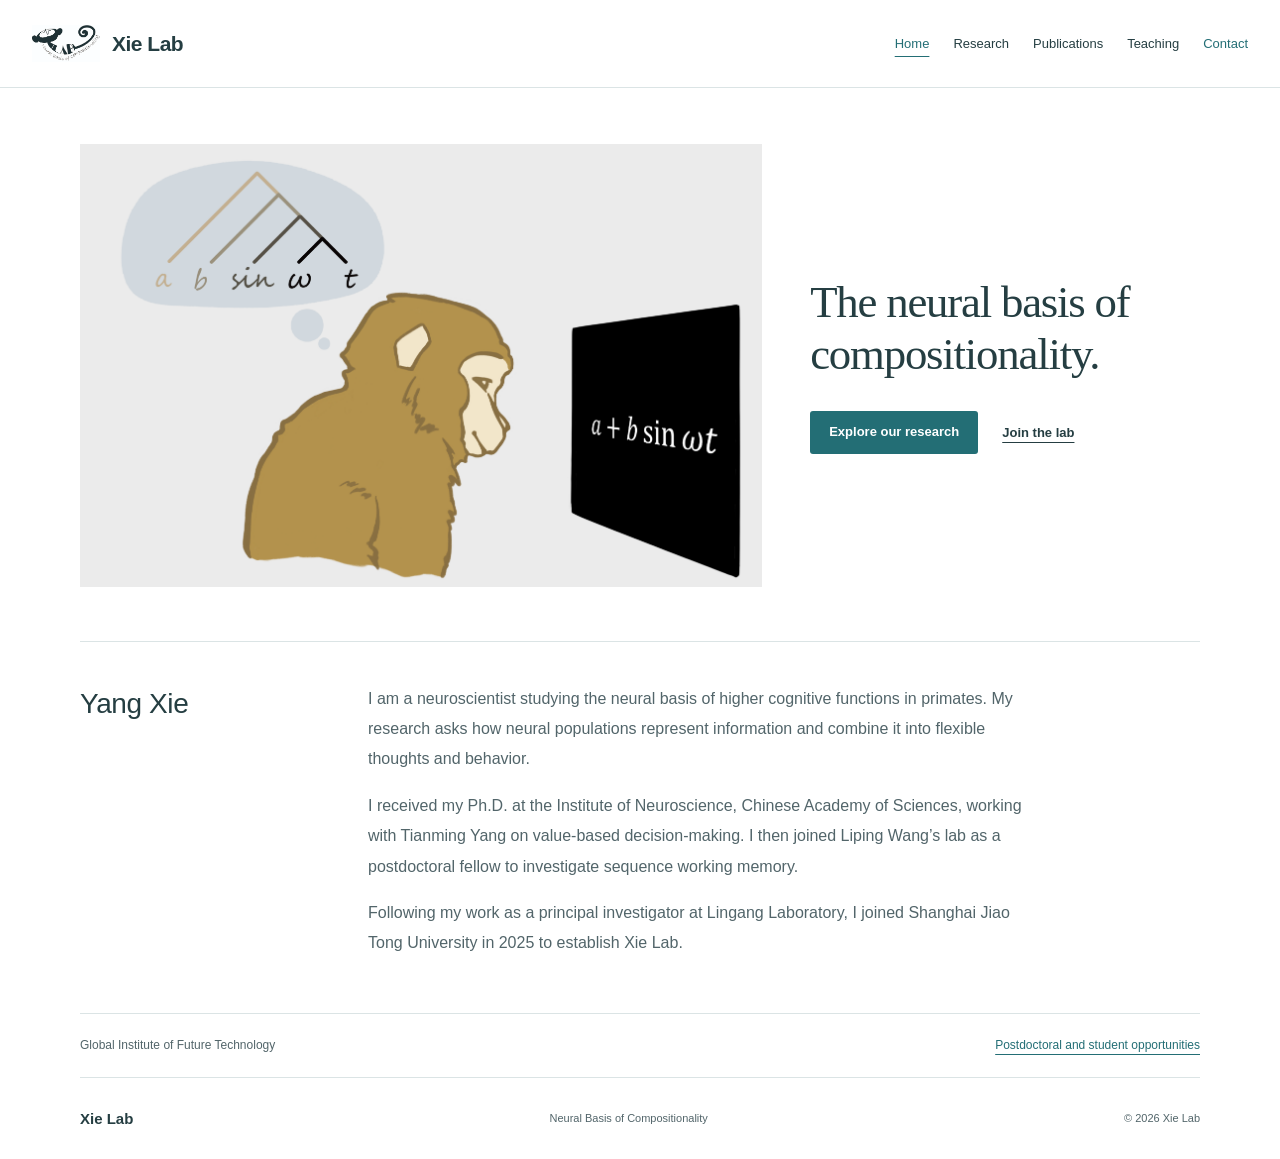
<file: index.html>
<!doctype html>
<html lang="en">
<head>
<meta charset="utf-8"><meta name="viewport" content="width=device-width,initial-scale=1">
<meta name="description" content="Exploring the neural basis of compositionality, learning, memory, and cognition.">
<title>Xie Lab · Neural Basis of Compositionality</title>
<link rel="icon" href="assets/lab-logo.jpg"><link rel="stylesheet" href="styles.css?v=17">
</head>
<body>
<a class="skip" href="#main">Skip to content</a>
<header class="header"><a class="brand" href="index.html" aria-label="Xie Lab home"><img src="assets/lab-logo.jpg" alt="Xie Lab" width="105" height="57"><span>Xie Lab</span></a><button class="menu-toggle" aria-expanded="false" aria-controls="navigation">Menu</button><nav id="navigation" aria-label="Main navigation"><a href="index.html" aria-current="page">Home</a><a href="research.html">Research</a><a href="publications.html">Publications</a><a href="teaching.html">Teaching</a><a class="nav-contact" href="contact.html">Contact</a></nav></header>
<main id="main">
<section class="hero wrap" id="home"><div class="hero-copy"><h1>The neural basis of compositionality.</h1><div class="hero-actions"><a class="button" href="research.html">Explore our research</a><a class="text-link" href="contact.html">Join the lab</a></div></div><figure class="home-illustration"><img src="assets/home-sequence.png" alt="A monkey viewing a sine-function expression and thinking about its compositional structure" width="2751" height="1785" fetchpriority="high"></figure></section>
<section class="home-intro wrap" aria-labelledby="intro-name"><h2 class="intro-name" id="intro-name">Yang Xie</h2><div class="intro-body"><p>I am a neuroscientist studying the neural basis of higher cognitive functions in primates. My research asks how neural populations represent information and combine it into flexible thoughts and behavior.</p><p>I received my Ph.D. at the Institute of Neuroscience, Chinese Academy of Sciences, working with Tianming Yang on value-based decision-making. I then joined Liping Wang’s lab as a postdoctoral fellow to investigate sequence working memory.</p><p>Following my work as a principal investigator at Lingang Laboratory, I joined Shanghai Jiao Tong University in 2025 to establish Xie Lab.</p></div></section>
<div class="institute wrap"><span>Global Institute of Future Technology</span><a href="contact.html">Postdoctoral and student opportunities</a></div>
</main>
<footer class="wrap"><a href="index.html">Xie Lab</a><span>Neural Basis of Compositionality</span><span>© 2026 Xie Lab</span></footer>
<script src="script.js?v=8"></script>
</body></html>
</file>
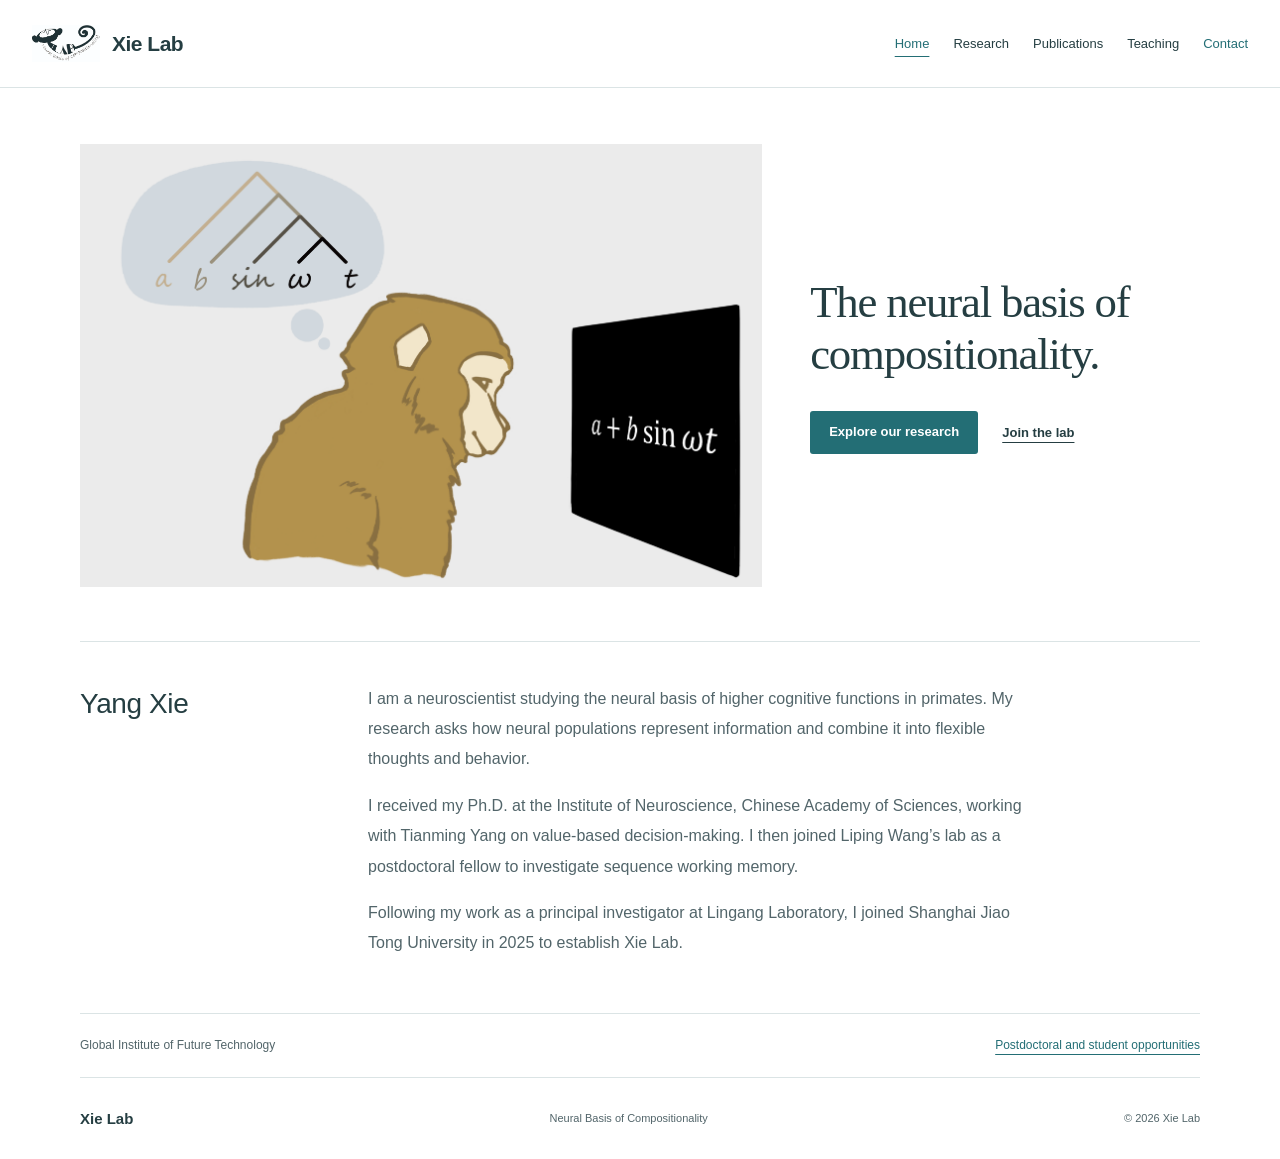
<file: xie-lab/index.html>
<!doctype html>
<html lang="en"><head><meta charset="utf-8"><meta name="viewport" content="width=device-width,initial-scale=1"><title>Xie Lab · New address</title><link rel="canonical" href="https://xielab-babellib.github.io/"><script>location.replace('https://xielab-babellib.github.io/' + location.search + location.hash);</script><noscript><meta http-equiv="refresh" content="0;url=https://xielab-babellib.github.io/"></noscript></head><body><p>Xie Lab has moved to <a href="https://xielab-babellib.github.io/">https://xielab-babellib.github.io/</a>.</p></body></html>
</file>
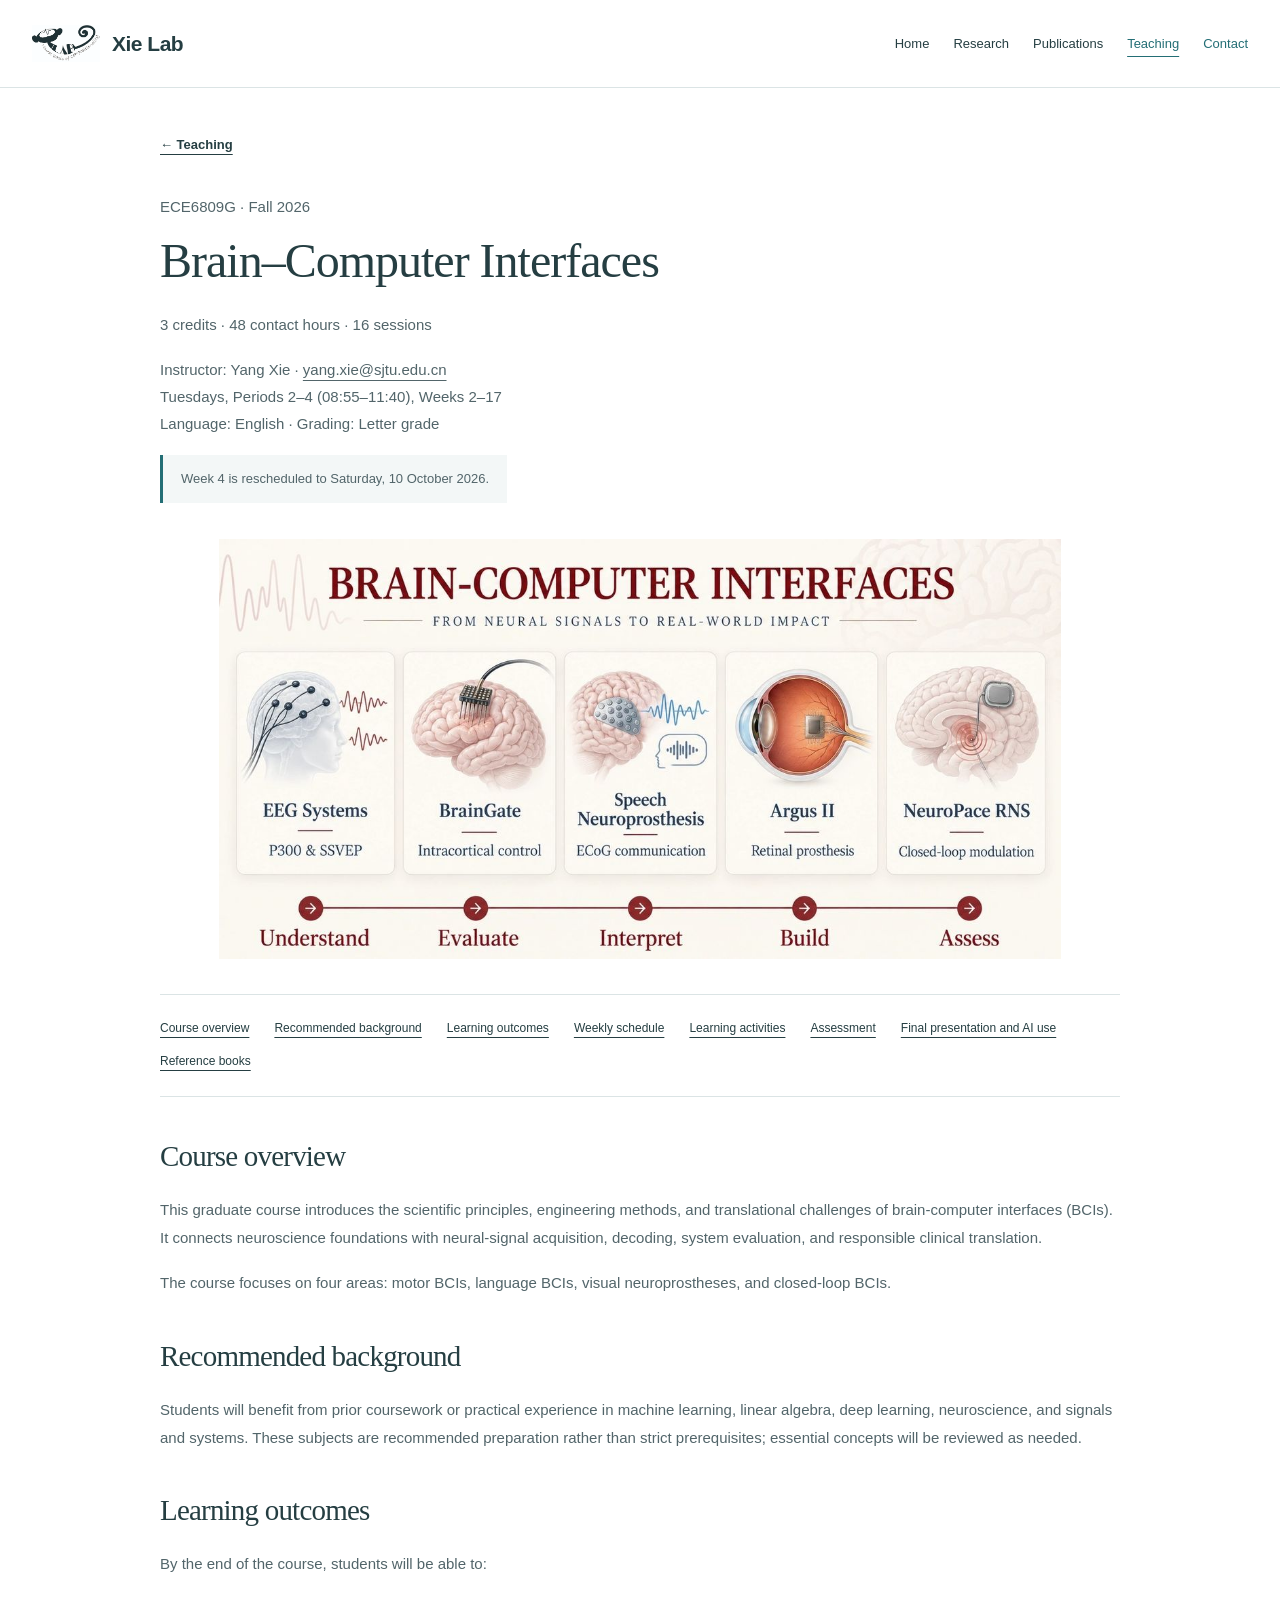
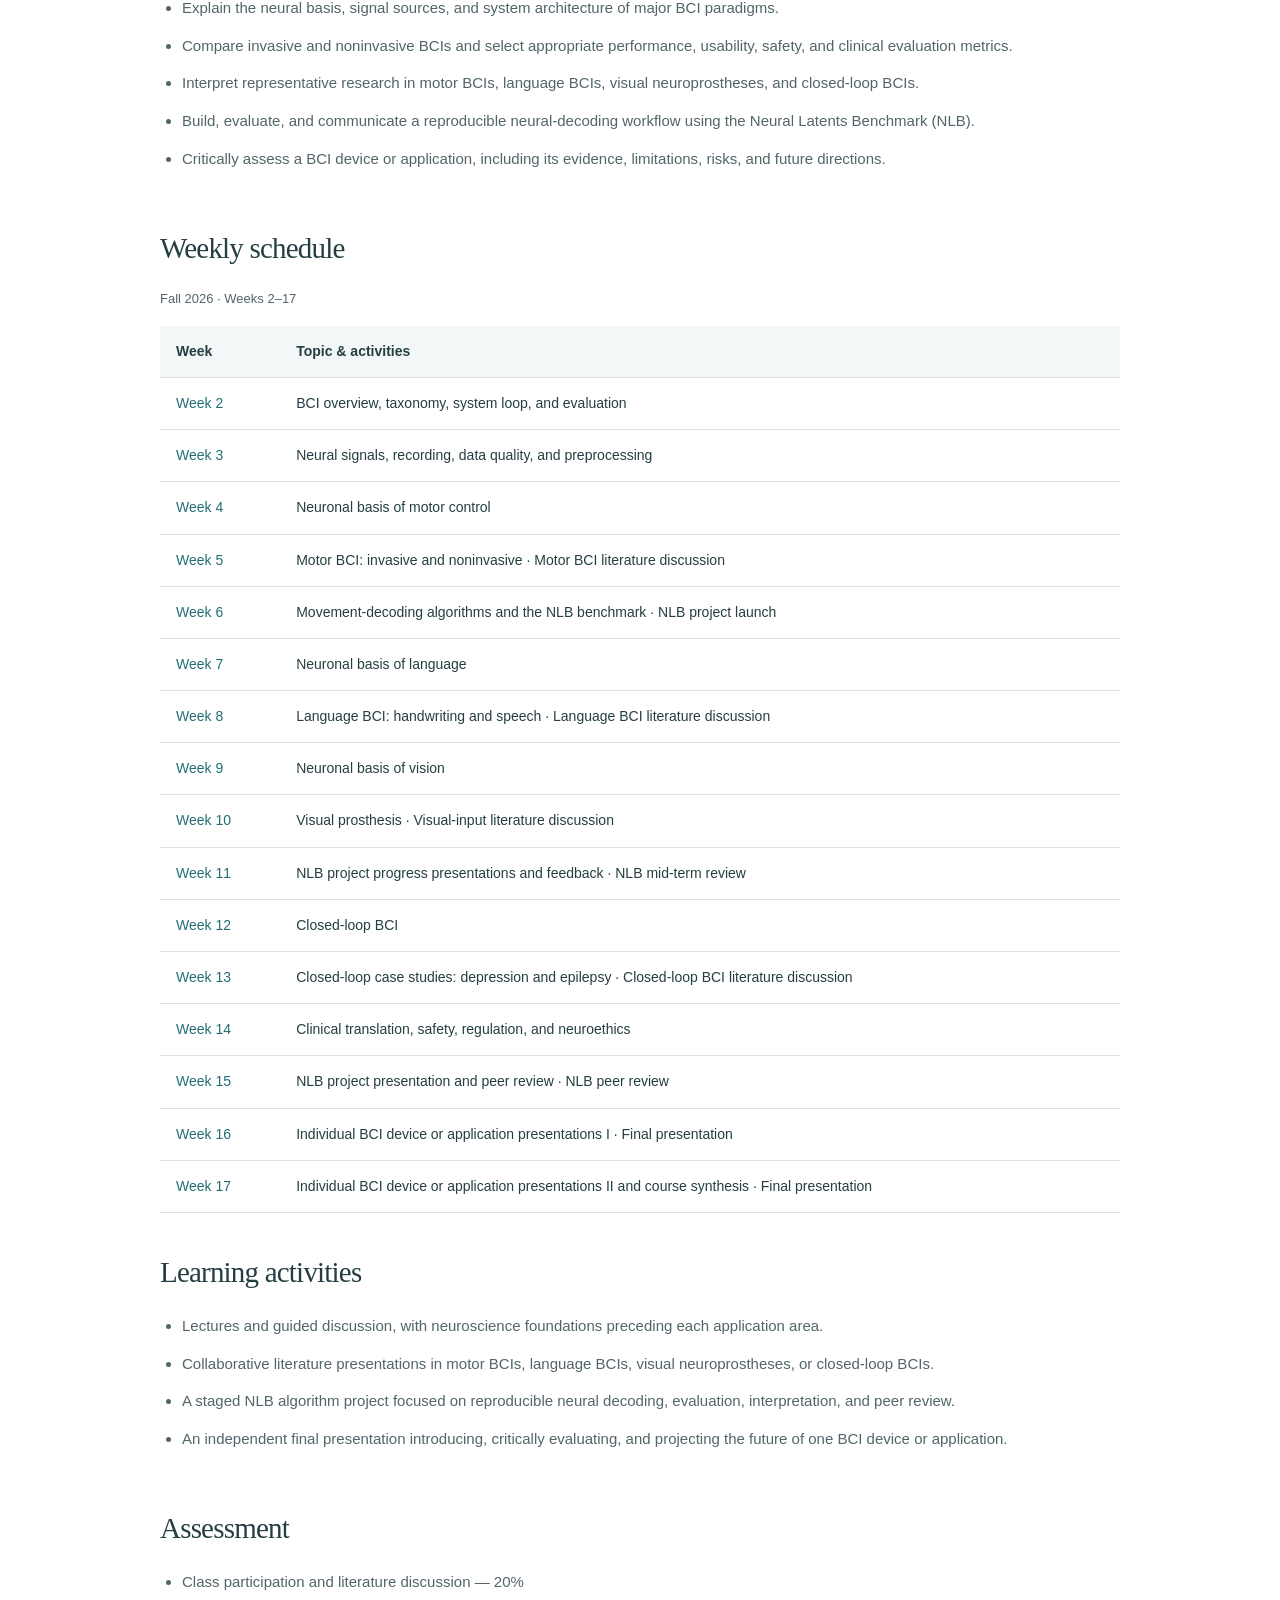
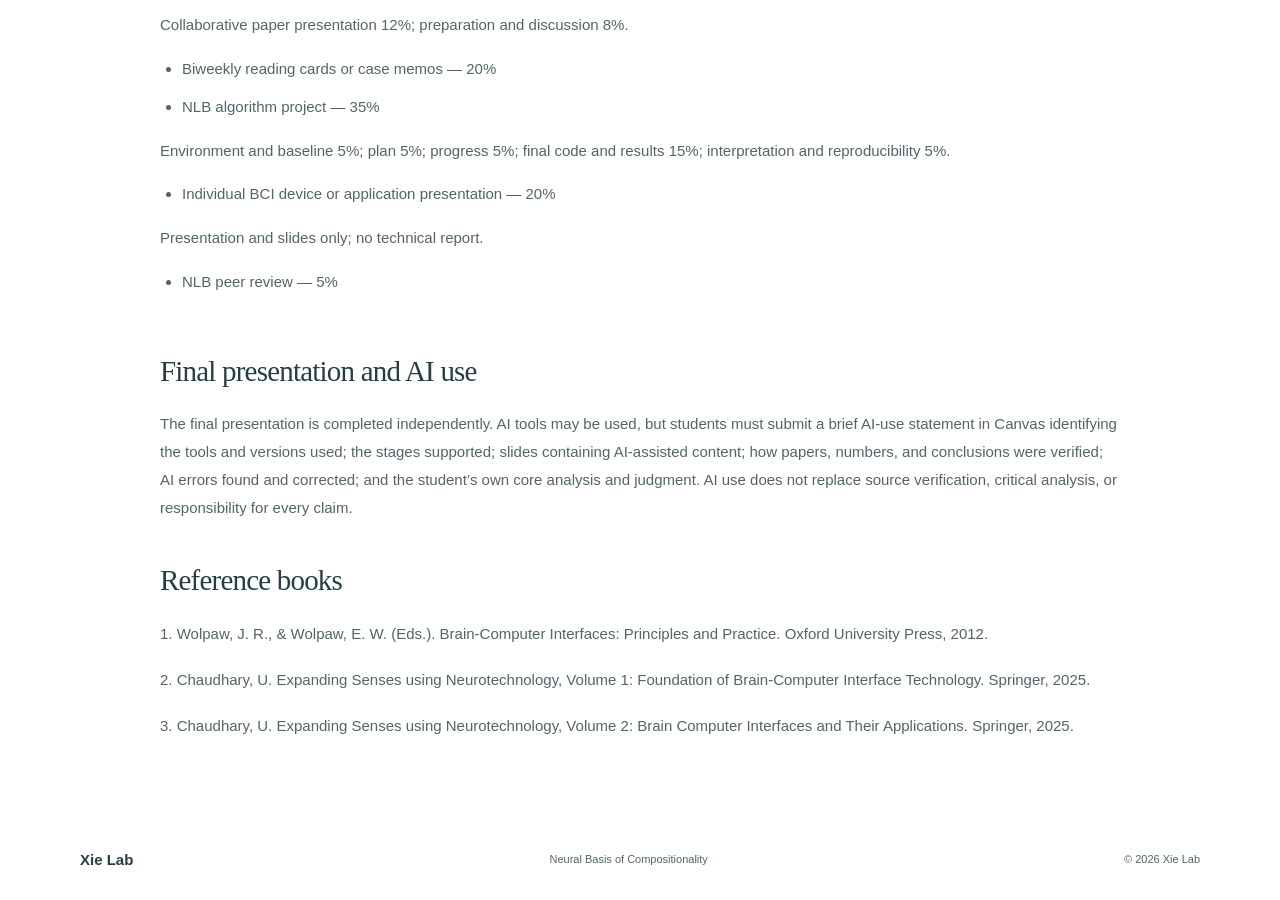
<file: brain-computer-interfaces.html>
<!doctype html><html lang="en"><head><meta charset="utf-8"><meta name="viewport" content="width=device-width,initial-scale=1"><meta name="description" content="ECE6809G Brain–Computer Interfaces: course overview, weekly schedule, assessment, and resources. Xie Lab, Shanghai Jiao Tong University."><title>Brain–Computer Interfaces · Xie Lab</title><link rel="icon" href="assets/lab-logo.jpg"><link rel="stylesheet" href="styles.css?v=9"></head><body><a class="skip" href="#main">Skip to content</a><header class="header"><a class="brand" href="index.html" aria-label="Xie Lab home"><img src="assets/lab-logo.jpg" alt="Xie Lab" width="105" height="57"><span>Xie Lab</span></a><button class="menu-toggle" aria-expanded="false" aria-controls="navigation">Menu</button><nav id="navigation" aria-label="Main navigation"><a href="index.html">Home</a><a href="research.html">Research</a><a href="publications.html">Publications</a><a href="teaching.html" aria-current="location">Teaching</a><a class="nav-contact" href="contact.html">Contact</a></nav></header><main id="main" class="syllabus wrap"><a class="text-link" href="teaching.html">← Teaching</a><div class="course-heading"><p class="course-code">ECE6809G · Fall 2026</p><h1>Brain–Computer Interfaces</h1><p>3 credits · 48 contact hours · 16 sessions</p><p>Instructor: Yang Xie · <a href="mailto:yang.xie@sjtu.edu.cn">yang.xie@sjtu.edu.cn</a><br>Tuesdays, Periods 2–4 (08:55–11:40), Weeks 2–17<br>Language: English · Grading: Letter grade</p><p class="course-notice">Week 4 is rescheduled to Saturday, 10 October 2026.</p></div><img class="course-banner" src="assets/bci-course-hero.png" alt="Motor, language, visual, and closed-loop brain–computer interfaces"><nav class="course-jump" aria-label="Course sections"><a href="#course-overview">Course overview</a><a href="#recommended-background">Recommended background</a><a href="#learning-outcomes">Learning outcomes</a><a href="#weekly-schedule">Weekly schedule</a><a href="#learning-activities">Learning activities</a><a href="#assessment">Assessment</a><a href="#final-presentation-and-ai-use">Final presentation and AI use</a><a href="#reference-books">Reference books</a></nav><section class="syllabus-section" id="course-overview"><h2>Course overview</h2><p>This graduate course introduces the scientific principles, engineering methods, and translational challenges of brain-computer interfaces (BCIs). It connects neuroscience foundations with neural-signal acquisition, decoding, system evaluation, and responsible clinical translation.</p><p>The course focuses on four areas: motor BCIs, language BCIs, visual neuroprostheses, and closed-loop BCIs.</p></section><section class="syllabus-section" id="recommended-background"><h2>Recommended background</h2><p>Students will benefit from prior coursework or practical experience in machine learning, linear algebra, deep learning, neuroscience, and signals and systems. These subjects are recommended preparation rather than strict prerequisites; essential concepts will be reviewed as needed.</p></section><section class="syllabus-section" id="learning-outcomes"><h2>Learning outcomes</h2><p>By the end of the course, students will be able to:</p><ul><li>Explain the neural basis, signal sources, and system architecture of major BCI paradigms.</li><li>Compare invasive and noninvasive BCIs and select appropriate performance, usability, safety, and clinical evaluation metrics.</li><li>Interpret representative research in motor BCIs, language BCIs, visual neuroprostheses, and closed-loop BCIs.</li><li>Build, evaluate, and communicate a reproducible neural-decoding workflow using the Neural Latents Benchmark (NLB).</li><li>Critically assess a BCI device or application, including its evidence, limitations, risks, and future directions.</li></ul></section><section class="syllabus-section" id="weekly-schedule"><h2>Weekly schedule</h2><div class="schedule-scroll"><table><caption>Fall 2026 · Weeks 2–17</caption><thead><tr><th scope="col">Week</th><th scope="col">Topic &amp; activities</th></tr></thead><tbody><tr><th scope="row">Week 2</th><td>BCI overview, taxonomy, system loop, and evaluation</td></tr><tr><th scope="row">Week 3</th><td>Neural signals, recording, data quality, and preprocessing</td></tr><tr><th scope="row">Week 4</th><td>Neuronal basis of motor control</td></tr><tr><th scope="row">Week 5</th><td>Motor BCI: invasive and noninvasive · Motor BCI literature discussion</td></tr><tr><th scope="row">Week 6</th><td>Movement-decoding algorithms and the NLB benchmark · NLB project launch</td></tr><tr><th scope="row">Week 7</th><td>Neuronal basis of language</td></tr><tr><th scope="row">Week 8</th><td>Language BCI: handwriting and speech · Language BCI literature discussion</td></tr><tr><th scope="row">Week 9</th><td>Neuronal basis of vision</td></tr><tr><th scope="row">Week 10</th><td>Visual prosthesis · Visual-input literature discussion</td></tr><tr><th scope="row">Week 11</th><td>NLB project progress presentations and feedback · NLB mid-term review</td></tr><tr><th scope="row">Week 12</th><td>Closed-loop BCI</td></tr><tr><th scope="row">Week 13</th><td>Closed-loop case studies: depression and epilepsy · Closed-loop BCI literature discussion</td></tr><tr><th scope="row">Week 14</th><td>Clinical translation, safety, regulation, and neuroethics</td></tr><tr><th scope="row">Week 15</th><td>NLB project presentation and peer review · NLB peer review</td></tr><tr><th scope="row">Week 16</th><td>Individual BCI device or application presentations I · Final presentation</td></tr><tr><th scope="row">Week 17</th><td>Individual BCI device or application presentations II and course synthesis · Final presentation</td></tr></tbody></table></div></section><section class="syllabus-section" id="learning-activities"><h2>Learning activities</h2><ul><li>Lectures and guided discussion, with neuroscience foundations preceding each application area.</li><li>Collaborative literature presentations in motor BCIs, language BCIs, visual neuroprostheses, or closed-loop BCIs.</li><li>A staged NLB algorithm project focused on reproducible neural decoding, evaluation, interpretation, and peer review.</li><li>An independent final presentation introducing, critically evaluating, and projecting the future of one BCI device or application.</li></ul></section><section class="syllabus-section" id="assessment"><h2>Assessment</h2><ul><li>Class participation and literature discussion — 20%</li></ul><p>Collaborative paper presentation 12%; preparation and discussion 8%.</p><ul><li>Biweekly reading cards or case memos — 20%</li><li>NLB algorithm project — 35%</li></ul><p>Environment and baseline 5%; plan 5%; progress 5%; final code and results 15%; interpretation and reproducibility 5%.</p><ul><li>Individual BCI device or application presentation — 20%</li></ul><p>Presentation and slides only; no technical report.</p><ul><li>NLB peer review — 5%</li></ul></section><section class="syllabus-section" id="final-presentation-and-ai-use"><h2>Final presentation and AI use</h2><p>The final presentation is completed independently. AI tools may be used, but students must submit a brief AI-use statement in Canvas identifying the tools and versions used; the stages supported; slides containing AI-assisted content; how papers, numbers, and conclusions were verified; AI errors found and corrected; and the student’s own core analysis and judgment. AI use does not replace source verification, critical analysis, or responsibility for every claim.</p></section><section class="syllabus-section" id="reference-books"><h2>Reference books</h2><p>1. Wolpaw, J. R., &amp; Wolpaw, E. W. (Eds.). Brain-Computer Interfaces: Principles and Practice. Oxford University Press, 2012.</p><p>2. Chaudhary, U. Expanding Senses using Neurotechnology, Volume 1: Foundation of Brain-Computer Interface Technology. Springer, 2025.</p><p>3. Chaudhary, U. Expanding Senses using Neurotechnology, Volume 2: Brain Computer Interfaces and Their Applications. Springer, 2025.</p></section></main><footer class="wrap"><a href="index.html">Xie Lab</a><span>Neural Basis of Compositionality</span><span>© 2026 Xie Lab</span></footer><script src="script.js?v=8"></script></body></html>
</file>
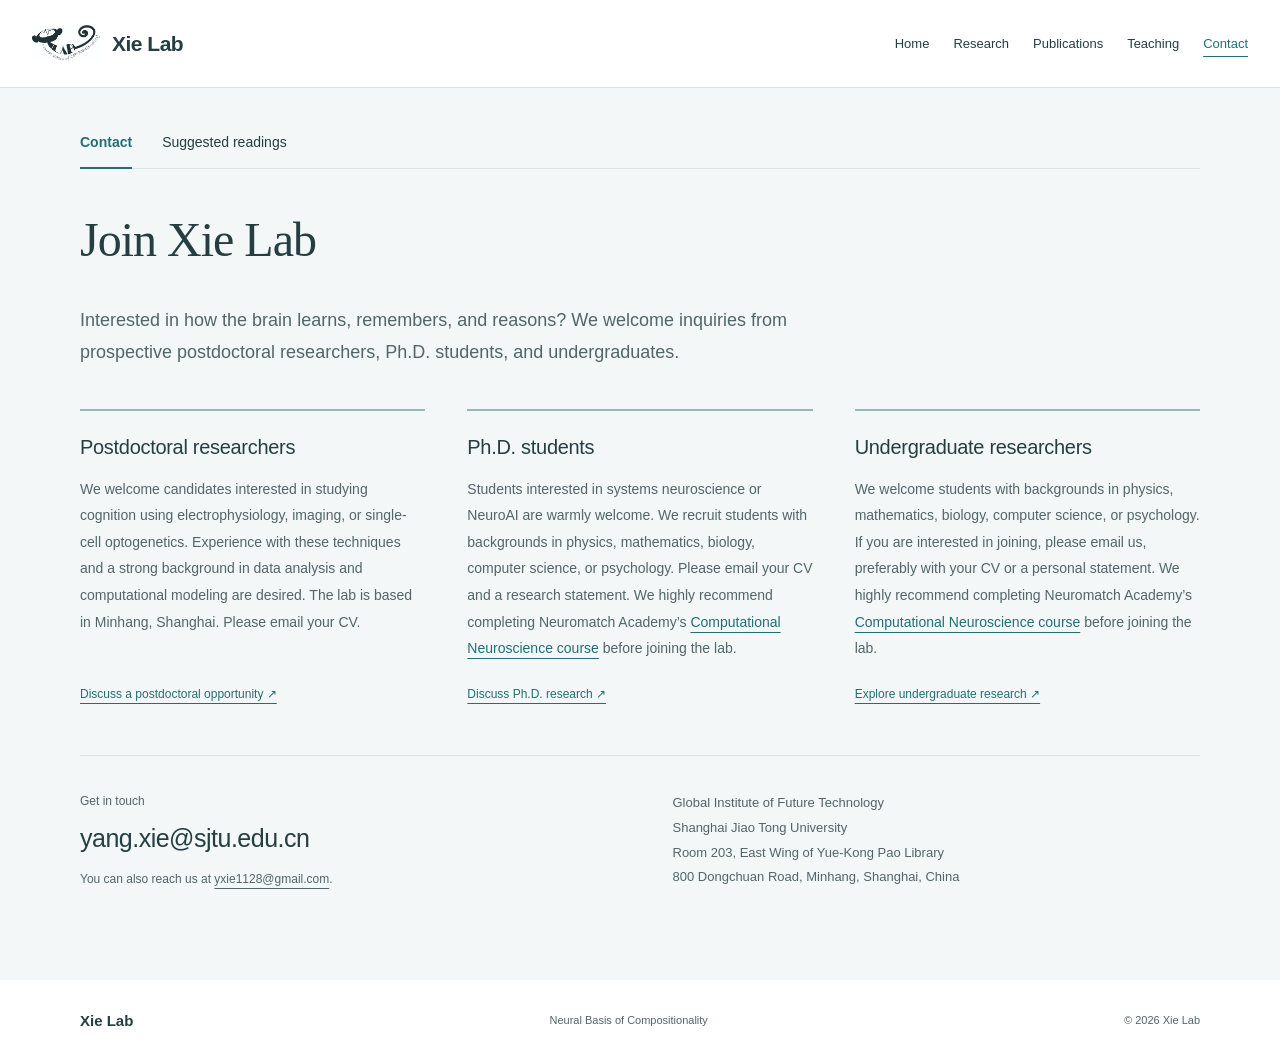
<file: contact.html>
<!doctype html>
<html lang="en">
<head>
<meta charset="utf-8"><meta name="viewport" content="width=device-width,initial-scale=1">
<meta name="description" content="Join Xie Lab: postdoctoral, Ph.D., and undergraduate research opportunities.">
<title>Contact · Xie Lab</title>
<link rel="icon" href="assets/lab-logo.jpg"><link rel="stylesheet" href="styles.css?v=9">
</head>
<body>
<a class="skip" href="#main">Skip to content</a>
<header class="header"><a class="brand" href="index.html" aria-label="Xie Lab home"><img src="assets/lab-logo.jpg" alt="Xie Lab" width="105" height="57"><span>Xie Lab</span></a><button class="menu-toggle" aria-expanded="false" aria-controls="navigation">Menu</button><nav id="navigation" aria-label="Main navigation"><a href="index.html">Home</a><a href="research.html">Research</a><a href="publications.html">Publications</a><a href="teaching.html">Teaching</a><a class="nav-contact" href="contact.html" aria-current="page">Contact</a></nav></header>
<main id="main" class="tinted-page contact-page">
<nav class="contact-subnav wrap" aria-label="Contact pages"><a href="contact.html" aria-current="page">Contact</a><a href="suggested-readings.html">Suggested readings</a></nav>
<section class="contact-section" id="contacts"><div class="section wrap"><div class="section-heading"><h1 class="page-title">Join Xie Lab</h1></div><p class="contact-intro">Interested in how the brain learns, remembers, and reasons? We welcome inquiries from prospective postdoctoral researchers, Ph.D. students, and undergraduates.</p><div class="openings"><article><h2>Postdoctoral researchers</h2><p>We welcome candidates interested in studying cognition using electrophysiology, imaging, or single-cell optogenetics. Experience with these techniques and a strong background in data analysis and computational modeling are desired. The lab is based in Minhang, Shanghai. Please email your CV.</p><a href="mailto:yang.xie@sjtu.edu.cn?subject=Postdoctoral%20inquiry%20%E2%80%94%20Xie%20Lab">Discuss a postdoctoral opportunity ↗</a></article><article><h2>Ph.D. students</h2><p>Students interested in systems neuroscience or NeuroAI are warmly welcome. We recruit students with backgrounds in physics, mathematics, biology, computer science, or psychology. Please email your CV and a research statement. We highly recommend completing Neuromatch Academy’s <a class="preparation-link" href="suggested-readings.html#getting-started">Computational Neuroscience course</a> before joining the lab.</p><a href="mailto:yang.xie@sjtu.edu.cn?subject=PhD%20inquiry%20%E2%80%94%20Xie%20Lab">Discuss Ph.D. research ↗</a></article><article><h2>Undergraduate researchers</h2><p>We welcome students with backgrounds in physics, mathematics, biology, computer science, or psychology. If you are interested in joining, please email us, preferably with your CV or a personal statement. We highly recommend completing Neuromatch Academy’s <a class="preparation-link" href="suggested-readings.html#getting-started">Computational Neuroscience course</a> before joining the lab.</p><a href="mailto:yang.xie@sjtu.edu.cn?subject=Undergraduate%20research%20inquiry%20%E2%80%94%20Xie%20Lab">Explore undergraduate research ↗</a></article></div><div class="contact-details"><div><p>Get in touch</p><a class="email" href="mailto:yang.xie@sjtu.edu.cn">yang.xie@sjtu.edu.cn</a><p class="application-note">You can also reach us at <a href="mailto:yxie1128@gmail.com">yxie1128@gmail.com</a>.</p></div><address>Global Institute of Future Technology<br>Shanghai Jiao Tong University<br>Room 203, East Wing of Yue-Kong Pao Library<br>800 Dongchuan Road, Minhang, Shanghai, China</address></div></div></section>
</main>
<footer class="wrap"><a href="index.html">Xie Lab</a><span>Neural Basis of Compositionality</span><span>© 2026 Xie Lab</span></footer>
<script src="script.js?v=8"></script>
</body></html>
</file>
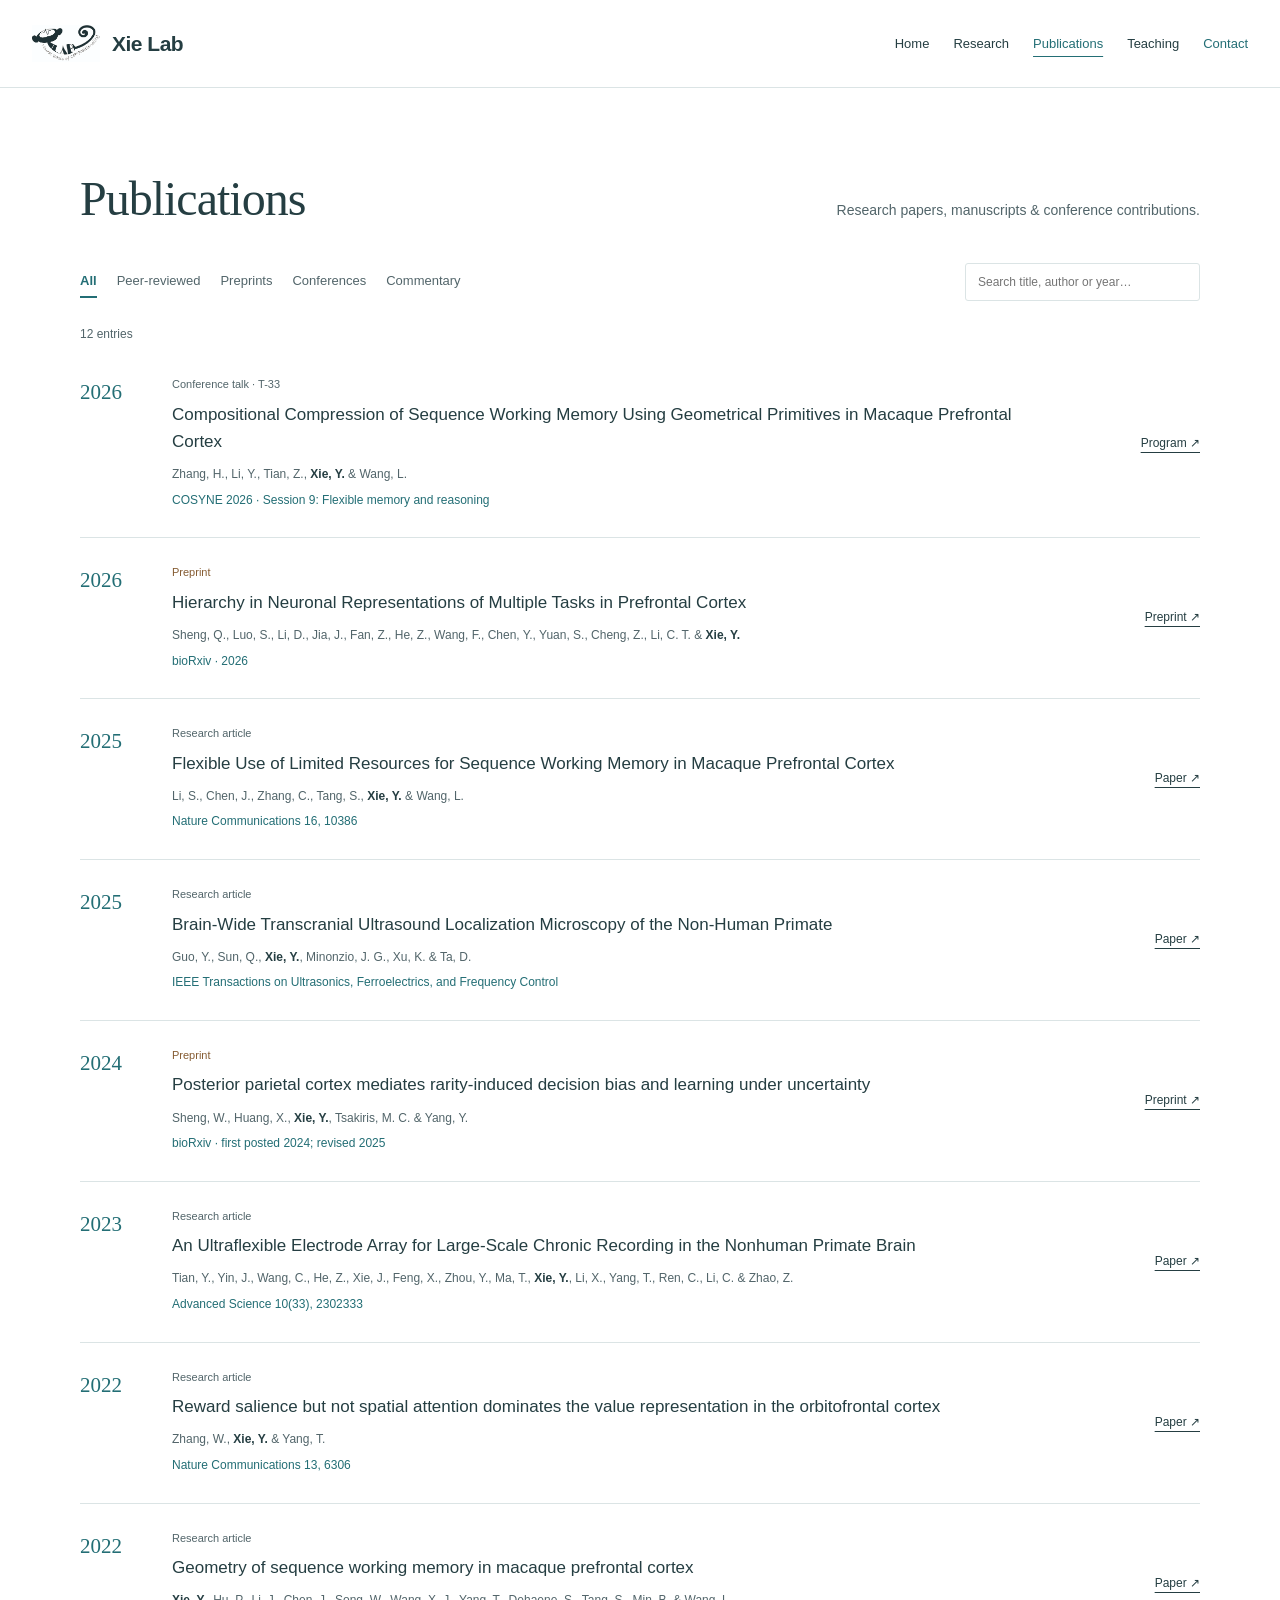
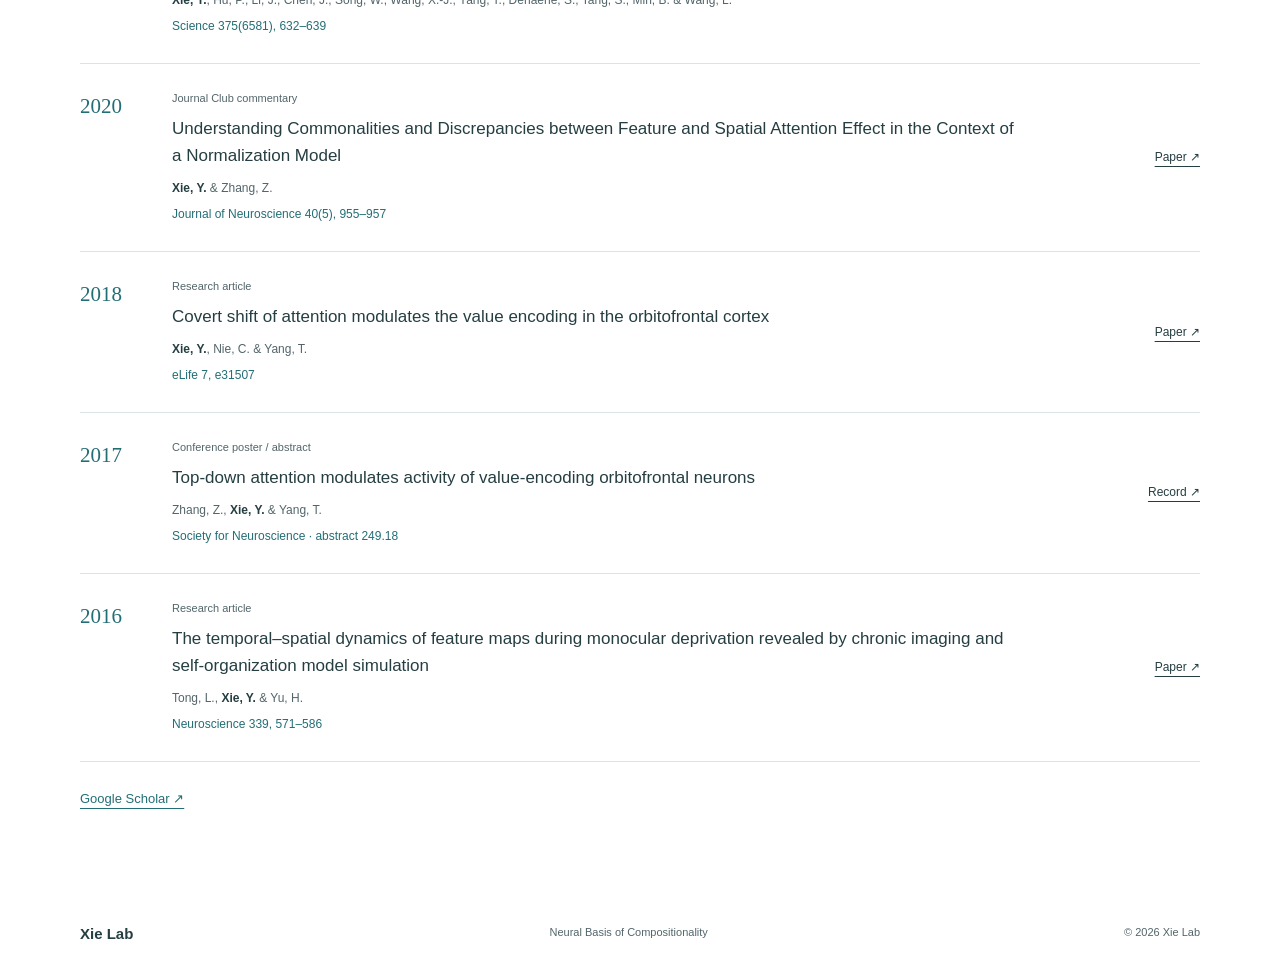
<file: publications.html>
<!doctype html>
<html lang="en">
<head>
<meta charset="utf-8"><meta name="viewport" content="width=device-width,initial-scale=1">
<meta name="description" content="Research papers, preprints, conference contributions, and commentary by Yang Xie.">
<title>Publications · Xie Lab</title>
<link rel="icon" href="assets/lab-logo.jpg"><link rel="stylesheet" href="styles.css?v=9">
</head>
<body>
<a class="skip" href="#main">Skip to content</a>
<header class="header"><a class="brand" href="index.html" aria-label="Xie Lab home"><img src="assets/lab-logo.jpg" alt="Xie Lab" width="105" height="57"><span>Xie Lab</span></a><button class="menu-toggle" aria-expanded="false" aria-controls="navigation">Menu</button><nav id="navigation" aria-label="Main navigation"><a href="index.html">Home</a><a href="research.html">Research</a><a href="publications.html" aria-current="page">Publications</a><a href="teaching.html">Teaching</a><a class="nav-contact" href="contact.html">Contact</a></nav></header>
<main id="main">
<section class="section wrap" id="publications"><div class="section-heading"><h1 class="page-title">Publications</h1><p>Research papers, manuscripts & conference contributions.</p></div><div class="publication-controls"><div class="filters" role="group" aria-label="Filter publications"><button data-filter="all" aria-pressed="true">All</button><button data-filter="reviewed" aria-pressed="false">Peer-reviewed</button><button data-filter="unreviewed" aria-pressed="false">Preprints</button><button data-filter="conference" aria-pressed="false">Conferences</button><button data-filter="commentary" aria-pressed="false">Commentary</button></div><label class="search-label"><span class="sr-only">Search publications</span><input id="publication-search" type="search" placeholder="Search title, author or year…"></label></div><p class="results-count" aria-live="polite"></p><div id="publication-list"><article class="publication" data-category="conference"><div class="pub-year">2026</div><div><span class="pub-type">Conference talk · T-33</span><h2><a href="https://static1.squarespace.com/static/6102ca347474c263c40150cd/t/69b2ee5acab23a50003b7f26/1773334106922/Cosyne2026_program_book.pdf#page=76" target="_blank" rel="noopener">Compositional Compression of Sequence Working Memory Using Geometrical Primitives in Macaque Prefrontal Cortex</a></h2><p>Zhang, H., Li, Y., Tian, Z., <strong>Xie, Y.</strong> & Wang, L.</p><p class="journal">COSYNE 2026 · Session 9: Flexible memory and reasoning</p></div><a class="paper-link" href="https://static1.squarespace.com/static/6102ca347474c263c40150cd/t/69b2ee5acab23a50003b7f26/1773334106922/Cosyne2026_program_book.pdf#page=76" target="_blank" rel="noopener">Program ↗</a></article>
<article class="publication" data-category="unreviewed"><div class="pub-year">2026</div><div><span class="pub-type preprint">Preprint</span><h2><a href="https://doi.org/10.64898/2026.02.10.705211" target="_blank" rel="noopener">Hierarchy in Neuronal Representations of Multiple Tasks in Prefrontal Cortex</a></h2><p>Sheng, Q., Luo, S., Li, D., Jia, J., Fan, Z., He, Z., Wang, F., Chen, Y., Yuan, S., Cheng, Z., Li, C. T. & <strong>Xie, Y.</strong></p><p class="journal">bioRxiv · 2026</p></div><a class="paper-link" href="https://doi.org/10.64898/2026.02.10.705211" target="_blank" rel="noopener">Preprint ↗</a></article>
<article class="publication" data-category="reviewed"><div class="pub-year">2025</div><div><span class="pub-type">Research article</span><h2><a href="https://doi.org/10.1038/s41467-025-65380-0" target="_blank" rel="noopener">Flexible Use of Limited Resources for Sequence Working Memory in Macaque Prefrontal Cortex</a></h2><p>Li, S., Chen, J., Zhang, C., Tang, S., <strong>Xie, Y.</strong> & Wang, L.</p><p class="journal">Nature Communications 16, 10386</p></div><a class="paper-link" href="https://doi.org/10.1038/s41467-025-65380-0" target="_blank" rel="noopener" aria-label="Read Flexible Use of Limited Resources">Paper ↗</a></article>
<article class="publication" data-category="reviewed"><div class="pub-year">2025</div><div><span class="pub-type">Research article</span><h2><a href="https://doi.org/10.1109/TUFFC.2025.3611501" target="_blank" rel="noopener">Brain-Wide Transcranial Ultrasound Localization Microscopy of the Non-Human Primate</a></h2><p>Guo, Y., Sun, Q., <strong>Xie, Y.</strong>, Minonzio, J. G., Xu, K. & Ta, D.</p><p class="journal">IEEE Transactions on Ultrasonics, Ferroelectrics, and Frequency Control</p></div><a class="paper-link" href="https://doi.org/10.1109/TUFFC.2025.3611501" target="_blank" rel="noopener" aria-label="Read Brain-Wide Transcranial Ultrasound Localization Microscopy">Paper ↗</a></article>
<article class="publication" data-category="unreviewed"><div class="pub-year">2024</div><div><span class="pub-type preprint">Preprint</span><h2><a href="https://doi.org/10.1101/2024.10.25.620383" target="_blank" rel="noopener">Posterior parietal cortex mediates rarity-induced decision bias and learning under uncertainty</a></h2><p>Sheng, W., Huang, X., <strong>Xie, Y.</strong>, Tsakiris, M. C. & Yang, Y.</p><p class="journal">bioRxiv · first posted 2024; revised 2025</p></div><a class="paper-link" href="https://doi.org/10.1101/2024.10.25.620383" target="_blank" rel="noopener" aria-label="Read rarity-induced decision bias preprint">Preprint ↗</a></article>
<article class="publication" data-category="reviewed"><div class="pub-year">2023</div><div><span class="pub-type">Research article</span><h2><a href="https://doi.org/10.1002/advs.202302333" target="_blank" rel="noopener">An Ultraflexible Electrode Array for Large-Scale Chronic Recording in the Nonhuman Primate Brain</a></h2><p>Tian, Y., Yin, J., Wang, C., He, Z., Xie, J., Feng, X., Zhou, Y., Ma, T., <strong>Xie, Y.</strong>, Li, X., Yang, T., Ren, C., Li, C. & Zhao, Z.</p><p class="journal">Advanced Science 10(33), 2302333</p></div><a class="paper-link" href="https://doi.org/10.1002/advs.202302333" target="_blank" rel="noopener" aria-label="Read An Ultraflexible Electrode Array">Paper ↗</a></article>
<article class="publication" data-category="reviewed"><div class="pub-year">2022</div><div><span class="pub-type">Research article</span><h2><a href="https://doi.org/10.1038/s41467-022-34084-0" target="_blank" rel="noopener">Reward salience but not spatial attention dominates the value representation in the orbitofrontal cortex</a></h2><p>Zhang, W., <strong>Xie, Y.</strong> & Yang, T.</p><p class="journal">Nature Communications 13, 6306</p></div><a class="paper-link" href="https://doi.org/10.1038/s41467-022-34084-0" target="_blank" rel="noopener">Paper ↗</a></article>
<article class="publication" data-category="reviewed"><div class="pub-year">2022</div><div><span class="pub-type">Research article</span><h2><a href="https://doi.org/10.1126/science.abm0204" target="_blank" rel="noopener">Geometry of sequence working memory in macaque prefrontal cortex</a></h2><p><strong>Xie, Y.</strong>, Hu, P., Li, J., Chen, J., Song, W., Wang, X.-J., Yang, T., Dehaene, S., Tang, S., Min, B. & Wang, L.</p><p class="journal">Science 375(6581), 632–639</p></div><a class="paper-link" href="https://doi.org/10.1126/science.abm0204" target="_blank" rel="noopener" aria-label="Read Geometry of sequence working memory">Paper ↗</a></article>
<article class="publication" data-category="commentary"><div class="pub-year">2020</div><div><span class="pub-type">Journal Club commentary</span><h2><a href="https://www.jneurosci.org/content/40/5/955" target="_blank" rel="noopener">Understanding Commonalities and Discrepancies between Feature and Spatial Attention Effect in the Context of a Normalization Model</a></h2><p><strong>Xie, Y.</strong> & Zhang, Z.</p><p class="journal">Journal of Neuroscience 40(5), 955–957</p></div><a class="paper-link" href="https://www.jneurosci.org/content/40/5/955" target="_blank" rel="noopener" aria-label="Read attention commentary">Paper ↗</a></article>
<article class="publication" data-category="reviewed"><div class="pub-year">2018</div><div><span class="pub-type">Research article</span><h2><a href="https://doi.org/10.7554/eLife.31507" target="_blank" rel="noopener">Covert shift of attention modulates the value encoding in the orbitofrontal cortex</a></h2><p><strong>Xie, Y.</strong>, Nie, C. & Yang, T.</p><p class="journal">eLife 7, e31507</p></div><a class="paper-link" href="https://doi.org/10.7554/eLife.31507" target="_blank" rel="noopener" aria-label="Read Covert shift of attention">Paper ↗</a></article>
<article class="publication" data-category="conference"><div class="pub-year">2017</div><div><span class="pub-type">Conference poster / abstract</span><h2><a href="https://elifesciences.org/articles/31507/peer-reviews" target="_blank" rel="noopener">Top-down attention modulates activity of value-encoding orbitofrontal neurons</a></h2><p>Zhang, Z., <strong>Xie, Y.</strong> & Yang, T.</p><p class="journal">Society for Neuroscience · abstract 249.18</p></div><a class="paper-link" href="https://elifesciences.org/articles/31507/peer-reviews" target="_blank" rel="noopener">Record ↗</a></article><article class="publication" data-category="reviewed"><div class="pub-year">2016</div><div><span class="pub-type">Research article</span><h2><a href="https://doi.org/10.1016/j.neuroscience.2016.10.014" target="_blank" rel="noopener">The temporal–spatial dynamics of feature maps during monocular deprivation revealed by chronic imaging and self-organization model simulation</a></h2><p>Tong, L., <strong>Xie, Y.</strong> &amp; Yu, H.</p><p class="journal">Neuroscience 339, 571–586</p></div><a class="paper-link" href="https://doi.org/10.1016/j.neuroscience.2016.10.014" target="_blank" rel="noopener">Paper ↗</a></article></div><p class="empty-state" hidden>No matching publications. Try another title, author, or year.</p><p class="verification-note"><a href="https://scholar.google.com/citations?user=hD5qIBUAAAAJ&amp;hl=en" target="_blank" rel="noopener">Google Scholar ↗</a></p></section>
</main>
<footer class="wrap"><a href="index.html">Xie Lab</a><span>Neural Basis of Compositionality</span><span>© 2026 Xie Lab</span></footer>
<script src="script.js?v=8"></script>
</body></html>
</file>
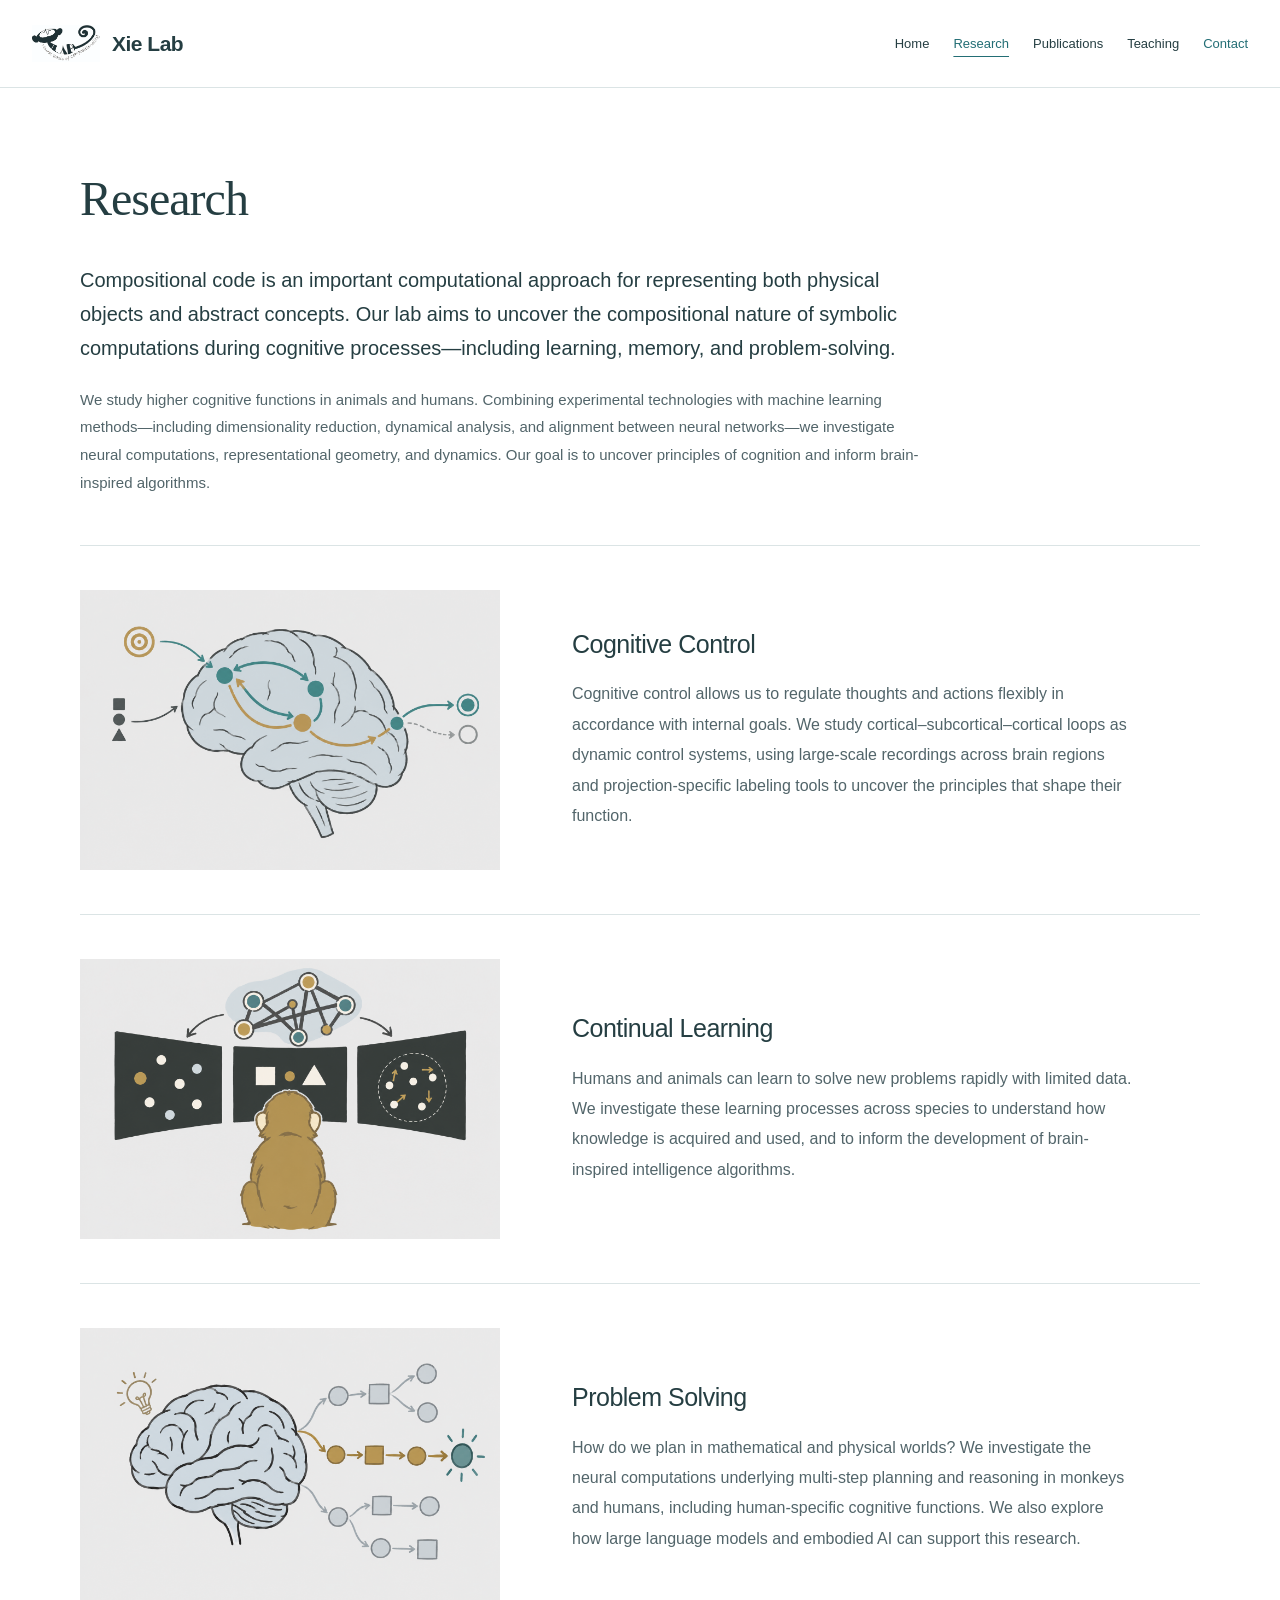
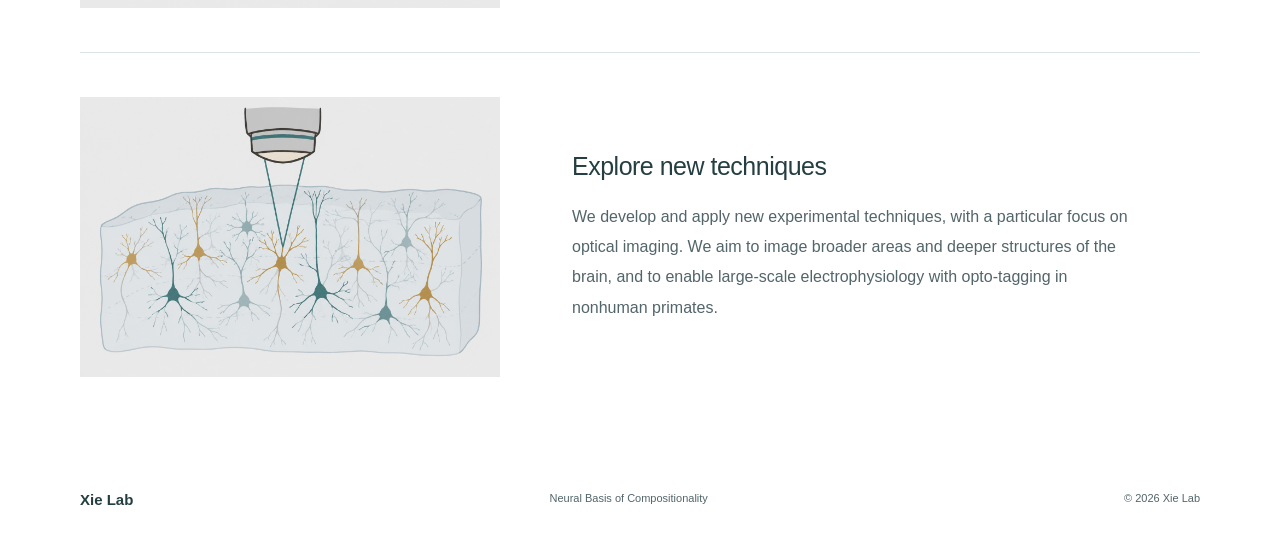
<file: research.html>
<!doctype html>
<html lang="en">
<head>
<meta charset="utf-8"><meta name="viewport" content="width=device-width,initial-scale=1">
<meta name="description" content="Cognitive control, continual learning, problem solving, and new optical imaging techniques.">
<title>Research · Xie Lab</title>
<link rel="icon" href="assets/lab-logo.jpg"><link rel="stylesheet" href="styles.css?v=17">
</head>
<body>
<a class="skip" href="#main">Skip to content</a>
<header class="header"><a class="brand" href="index.html" aria-label="Xie Lab home"><img src="assets/lab-logo.jpg" alt="Xie Lab" width="105" height="57"><span>Xie Lab</span></a><button class="menu-toggle" aria-expanded="false" aria-controls="navigation">Menu</button><nav id="navigation" aria-label="Main navigation"><a href="index.html">Home</a><a href="research.html" aria-current="page">Research</a><a href="publications.html">Publications</a><a href="teaching.html">Teaching</a><a class="nav-contact" href="contact.html">Contact</a></nav></header>
<main id="main">
<section class="research-section" id="research"><div class="wrap section"><div class="section-heading"><h1 class="page-title">Research</h1></div><p class="research-intro">Compositional code is an important computational approach for representing both physical objects and abstract concepts. Our lab aims to uncover the compositional nature of symbolic computations during cognitive processes—including learning, memory, and problem-solving.</p><p class="research-methods">We study higher cognitive functions in animals and humans. Combining experimental technologies with machine learning methods—including dimensionality reduction, dynamical analysis, and alignment between neural networks—we investigate neural computations, representational geometry, and dynamics. Our goal is to uncover principles of cognition and inform brain-inspired algorithms.</p>
<div class="research-grid">
<article><div class="research-image"><img src="assets/research-control.png" alt="Conceptual illustration of goals and context guiding action selection through recurrent brain networks" width="1536" height="1024" loading="lazy"></div><div class="research-copy"><h2>Cognitive Control</h2><p>Cognitive control allows us to regulate thoughts and actions flexibly in accordance with internal goals. We study cortical–subcortical–cortical loops as dynamic control systems, using large-scale recordings across brain regions and projection-specific labeling tools to uncover the principles that shape their function.</p></div></article>
<article><div class="research-image"><img src="assets/research-learning.png" alt="Hand-drawn illustration of a monkey learning successive tasks and reusing shared knowledge" width="1536" height="1024" loading="lazy"></div><div class="research-copy"><h2>Continual Learning</h2><p>Humans and animals can learn to solve new problems rapidly with limited data. We investigate these learning processes across species to understand how knowledge is acquired and used, and to inform the development of brain-inspired intelligence algorithms.</p></div></article>
<article><div class="research-image"><img src="assets/research-planning.png" alt="Hand-drawn brain and branching paths illustrating multi-step planning" width="1536" height="1024" loading="lazy"></div><div class="research-copy"><h2>Problem Solving</h2><p>How do we plan in mathematical and physical worlds? We investigate the neural computations underlying multi-step planning and reasoning in monkeys and humans, including human-specific cognitive functions. We also explore how large language models and embodied AI can support this research.</p></div></article>
<article class="techniques-feature"><figure class="research-image"><img src="assets/research-imaging.png" alt="Conceptual illustration of optical imaging through a microscope objective into neuronal tissue" width="1536" height="1024" loading="lazy"></figure><div class="research-copy"><h2>Explore new techniques</h2><p>We develop and apply new experimental techniques, with a particular focus on optical imaging. We aim to image broader areas and deeper structures of the brain, and to enable large-scale electrophysiology with opto-tagging in nonhuman primates.</p></div></article></div></div></section>
</main>
<footer class="wrap"><a href="index.html">Xie Lab</a><span>Neural Basis of Compositionality</span><span>© 2026 Xie Lab</span></footer>
<script src="script.js?v=8"></script>
</body></html>
</file>
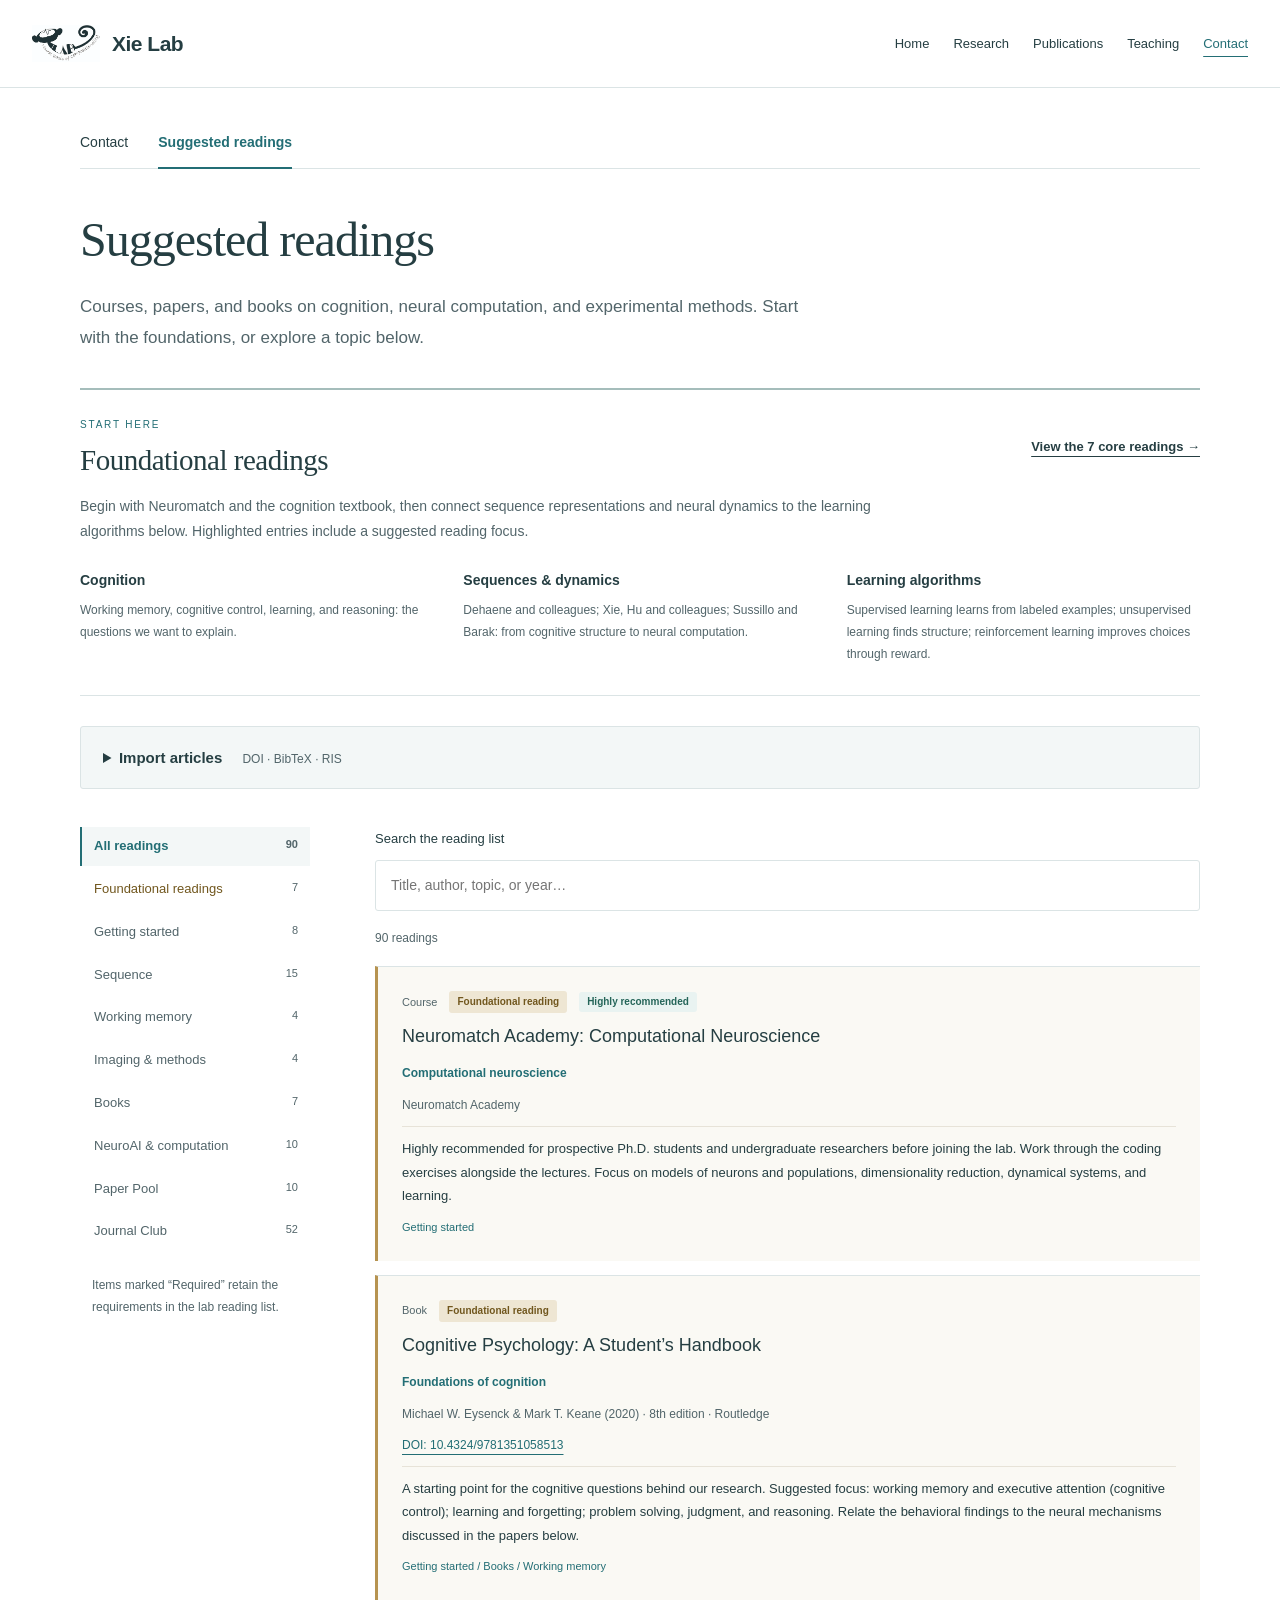
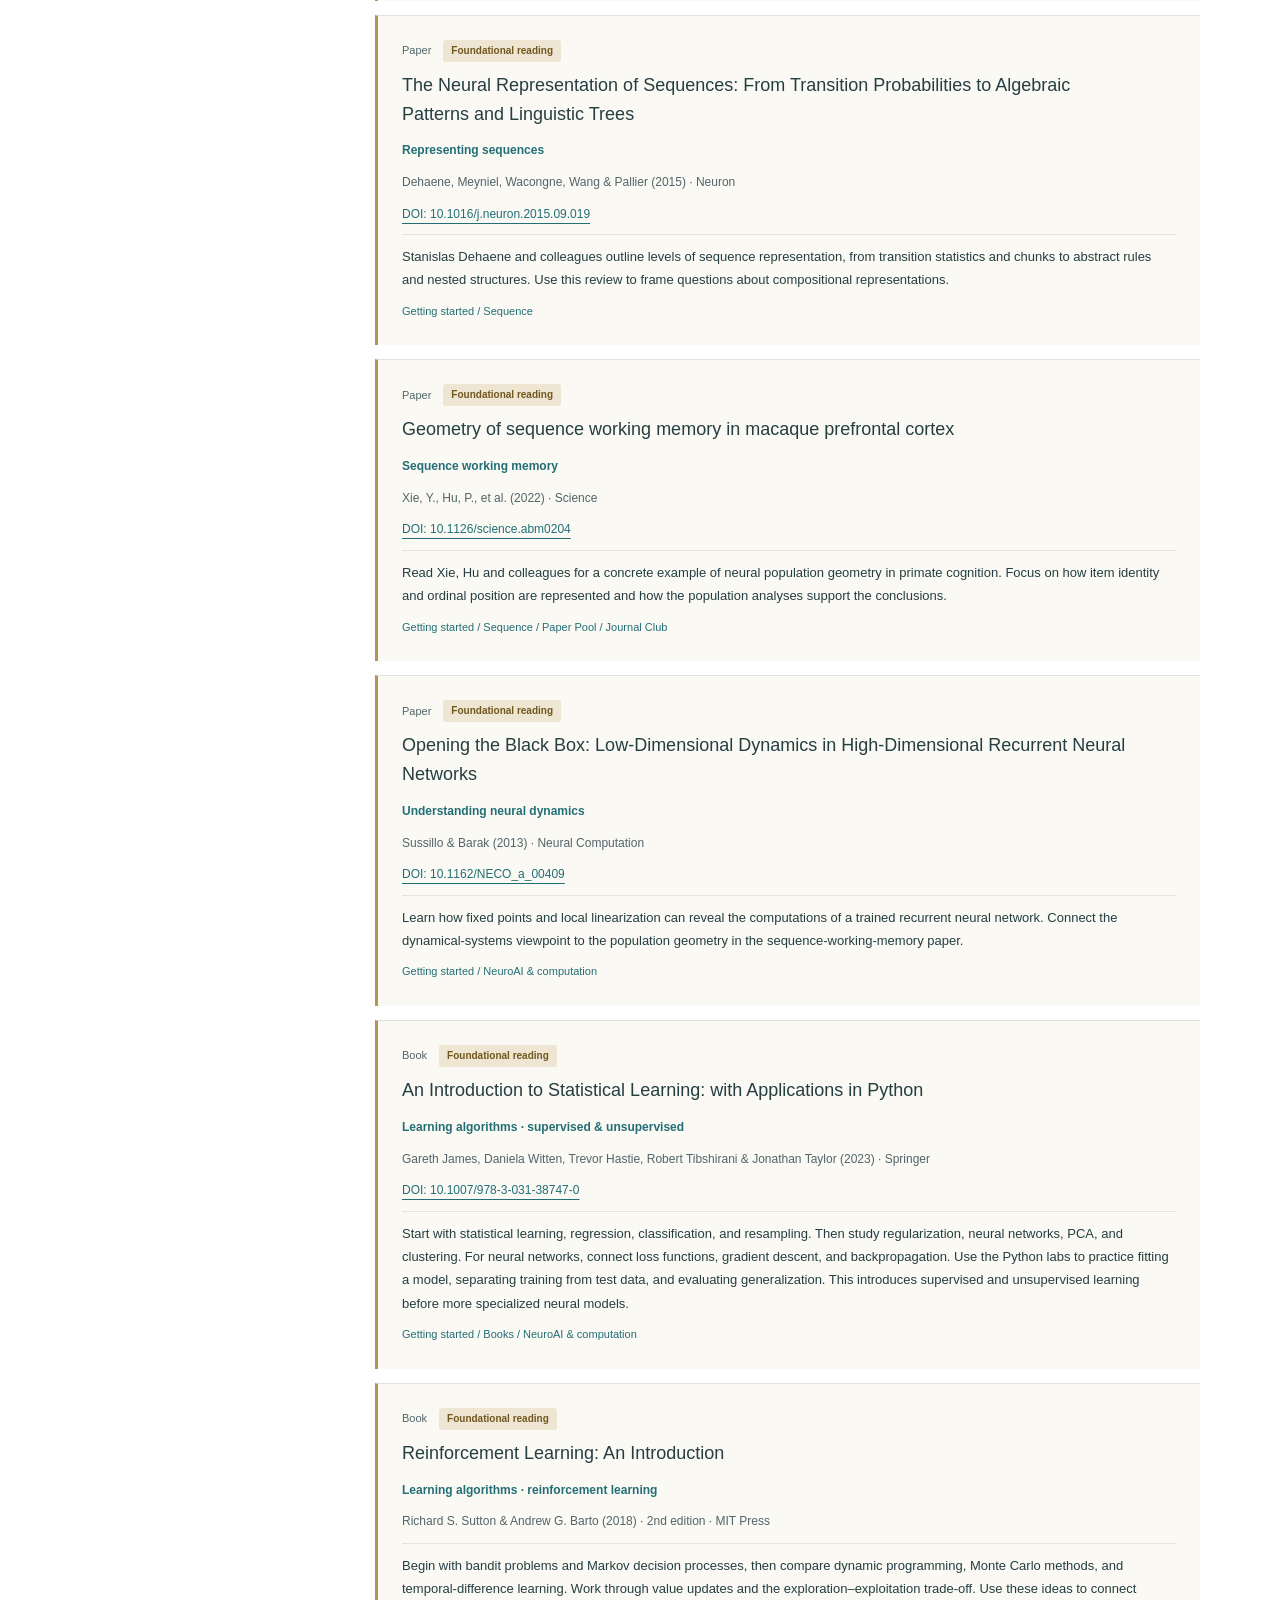
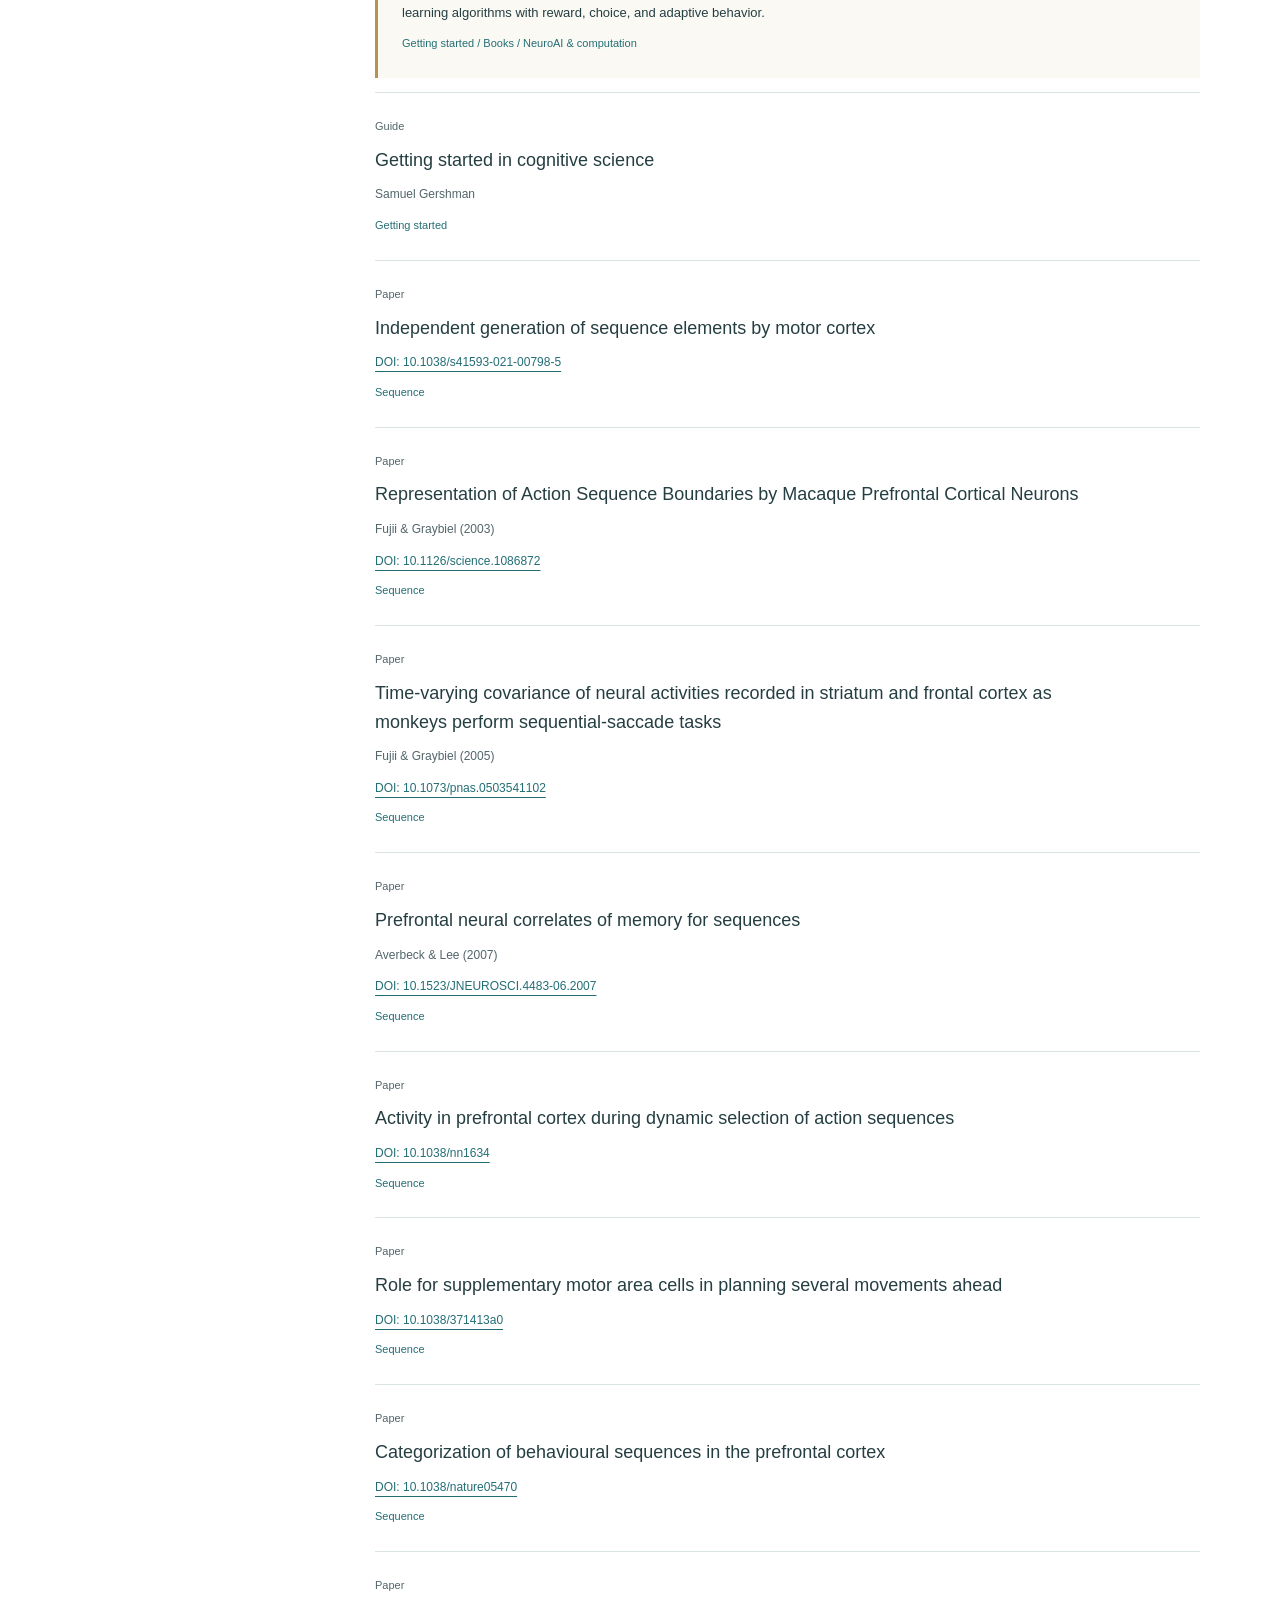
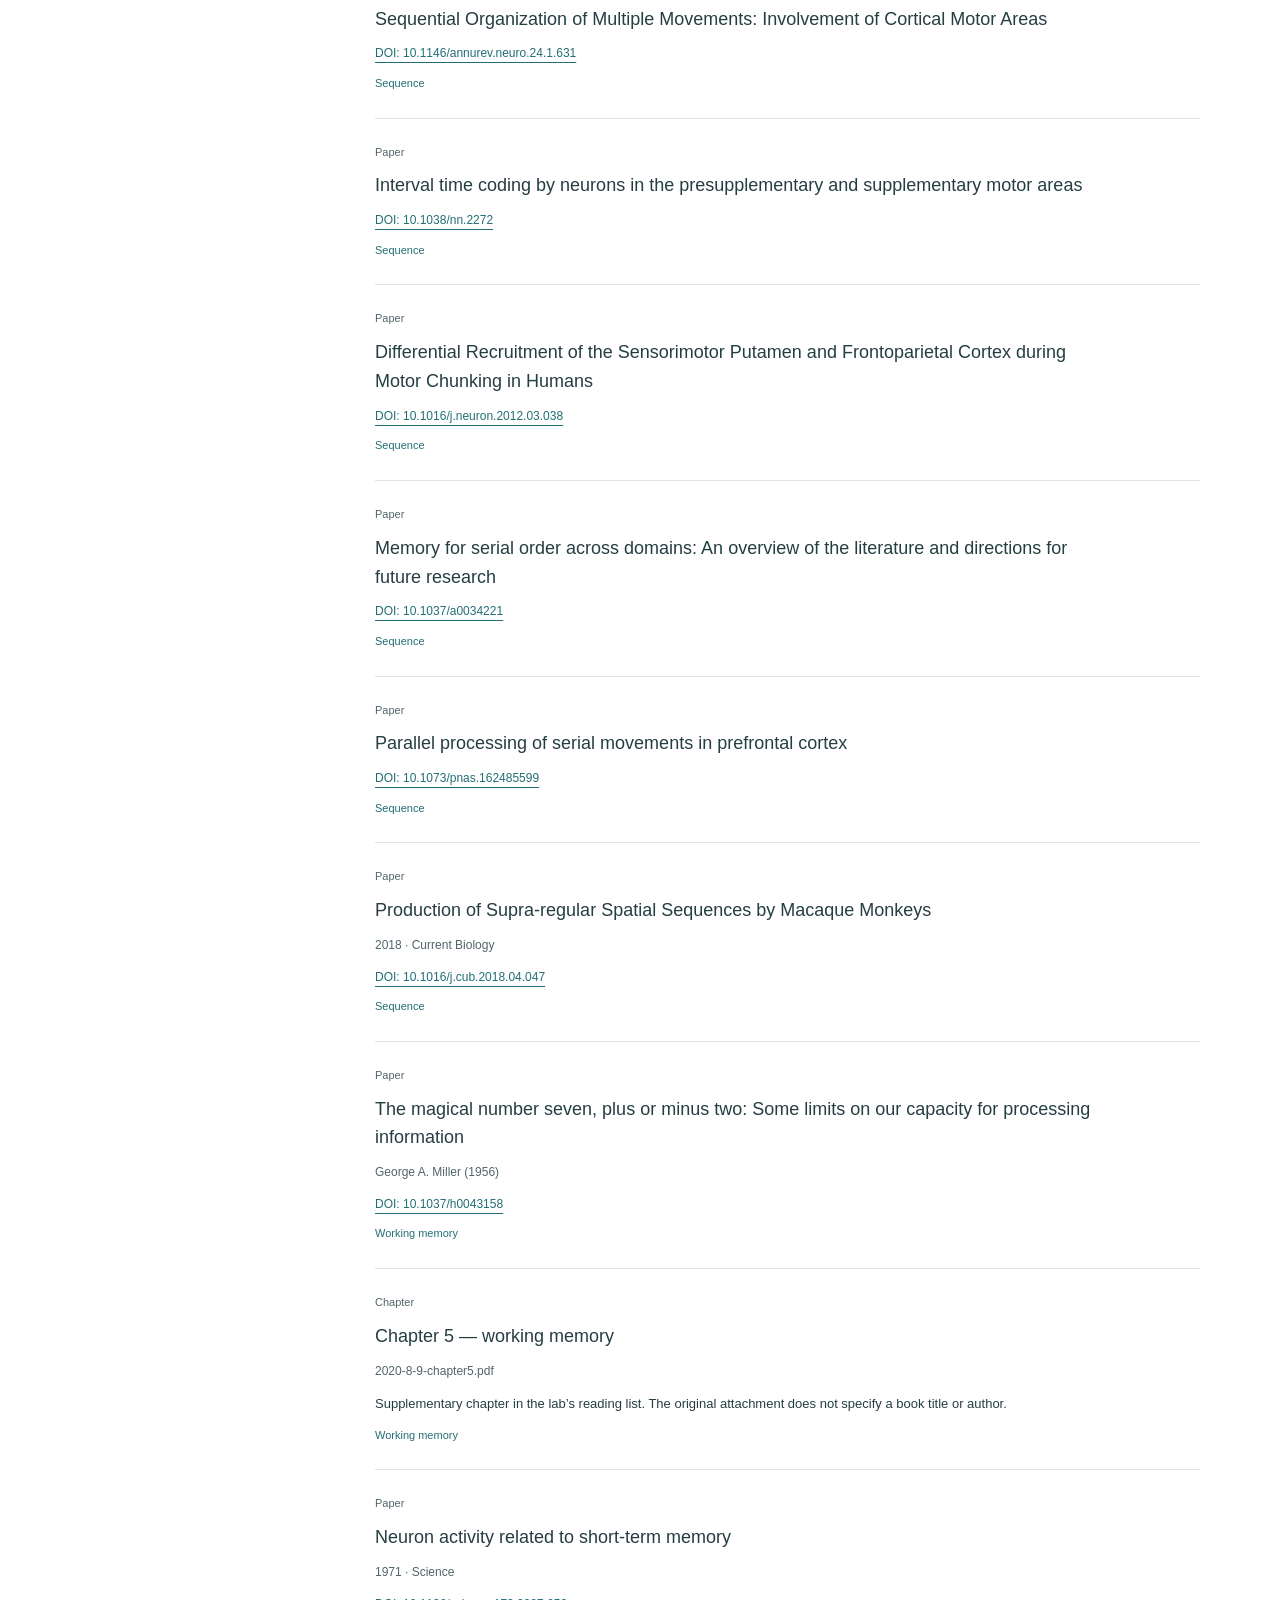
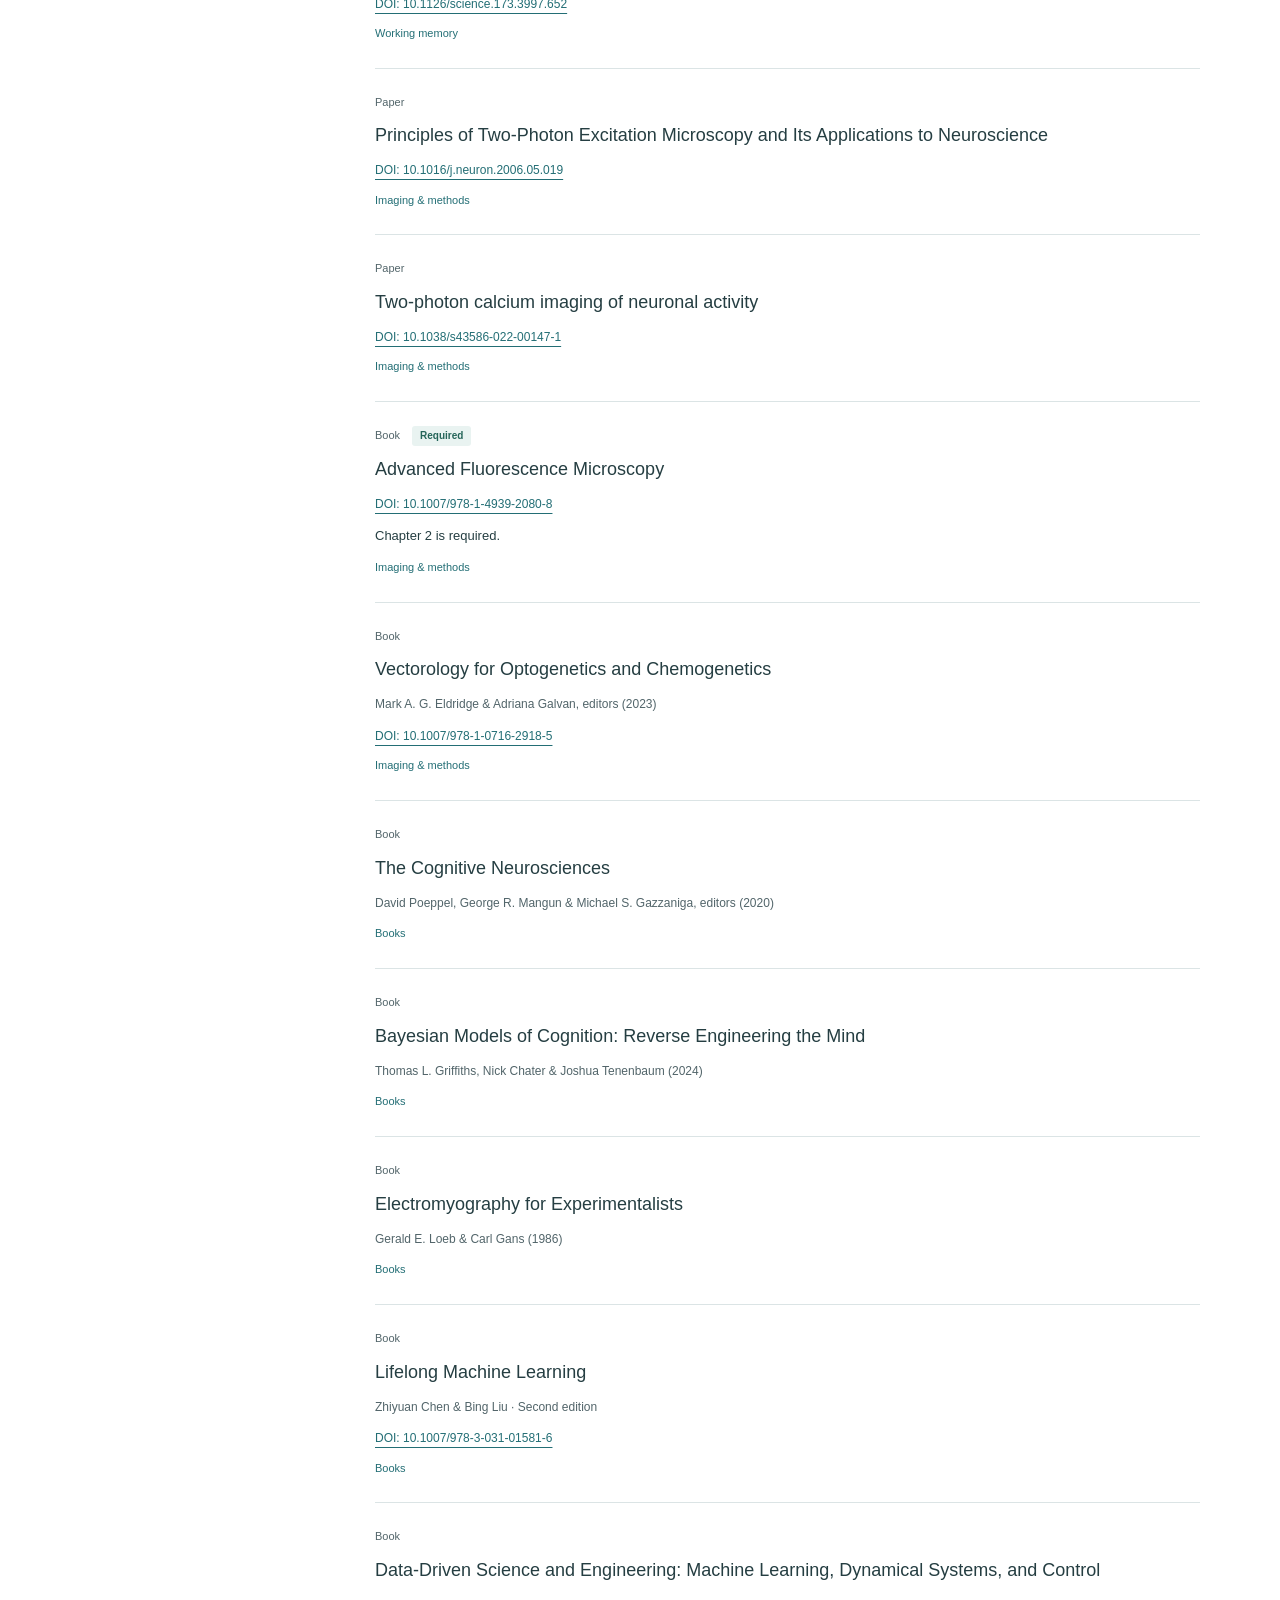
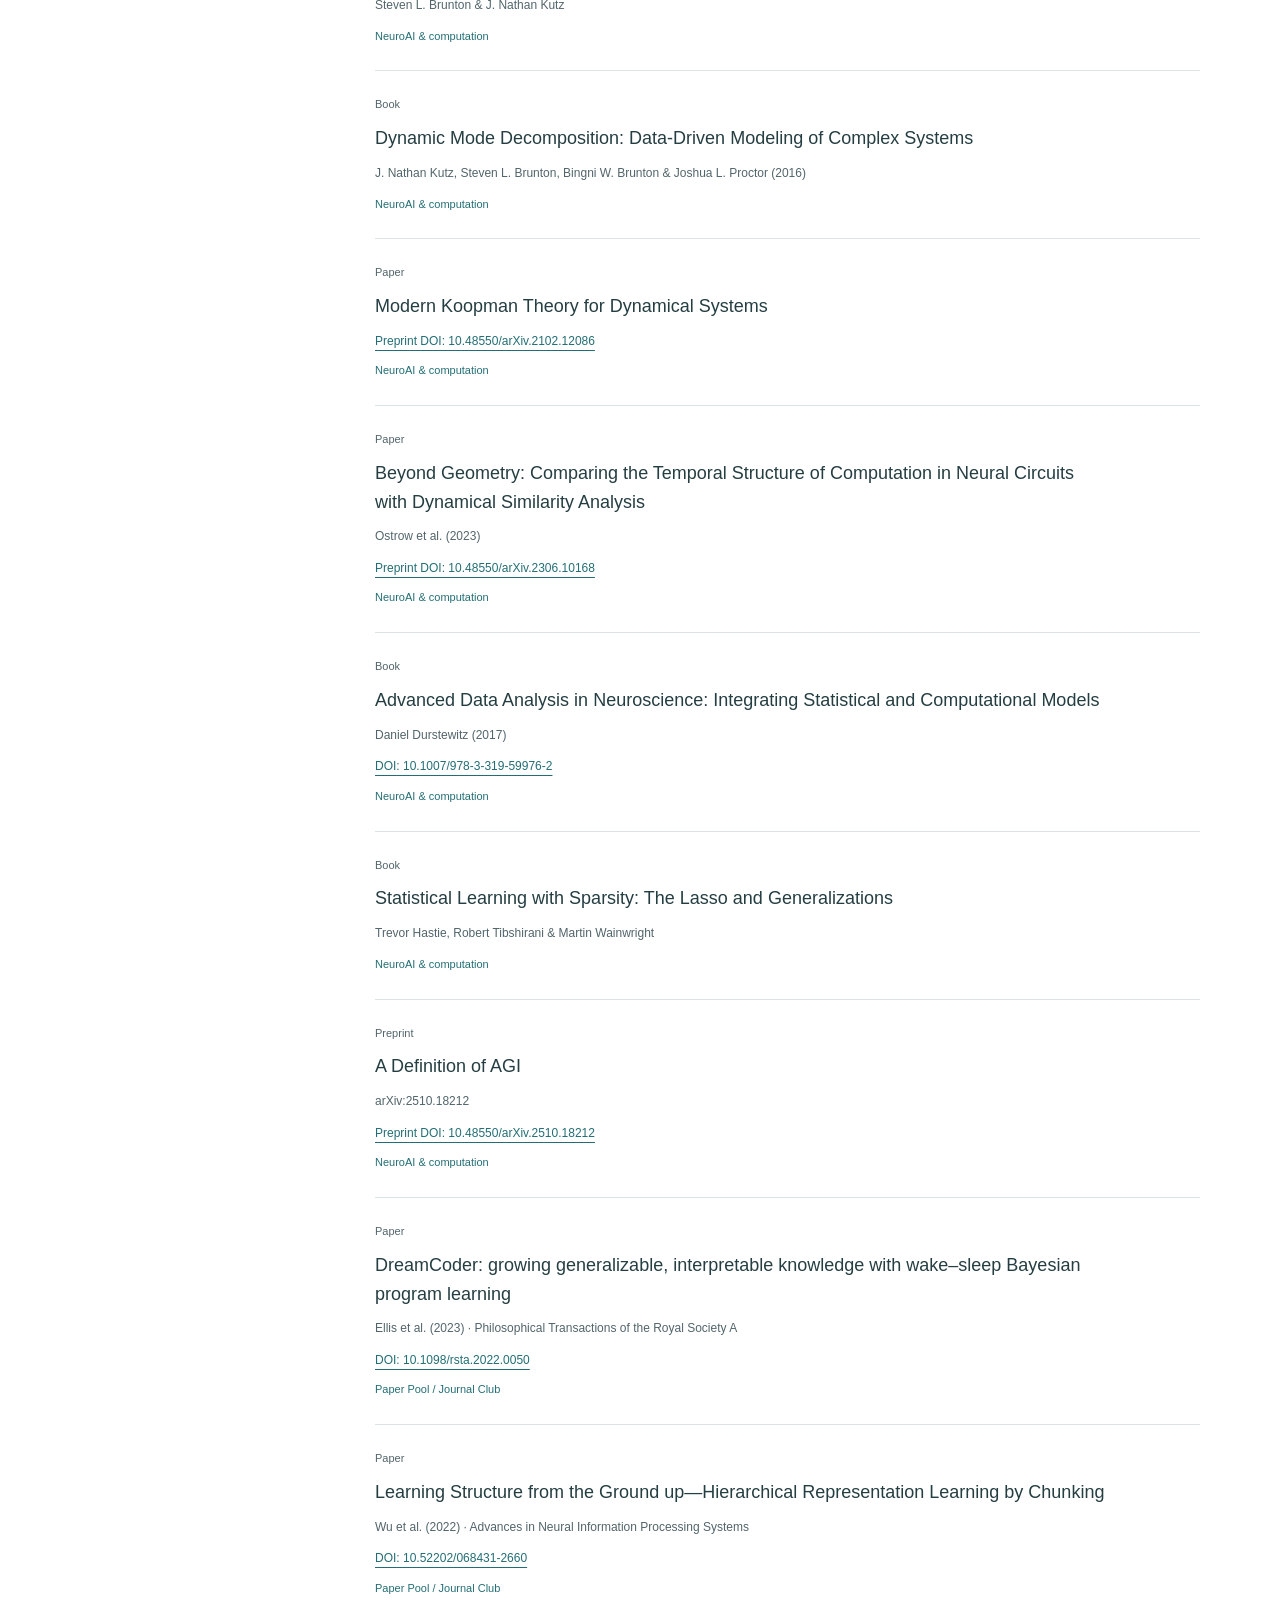
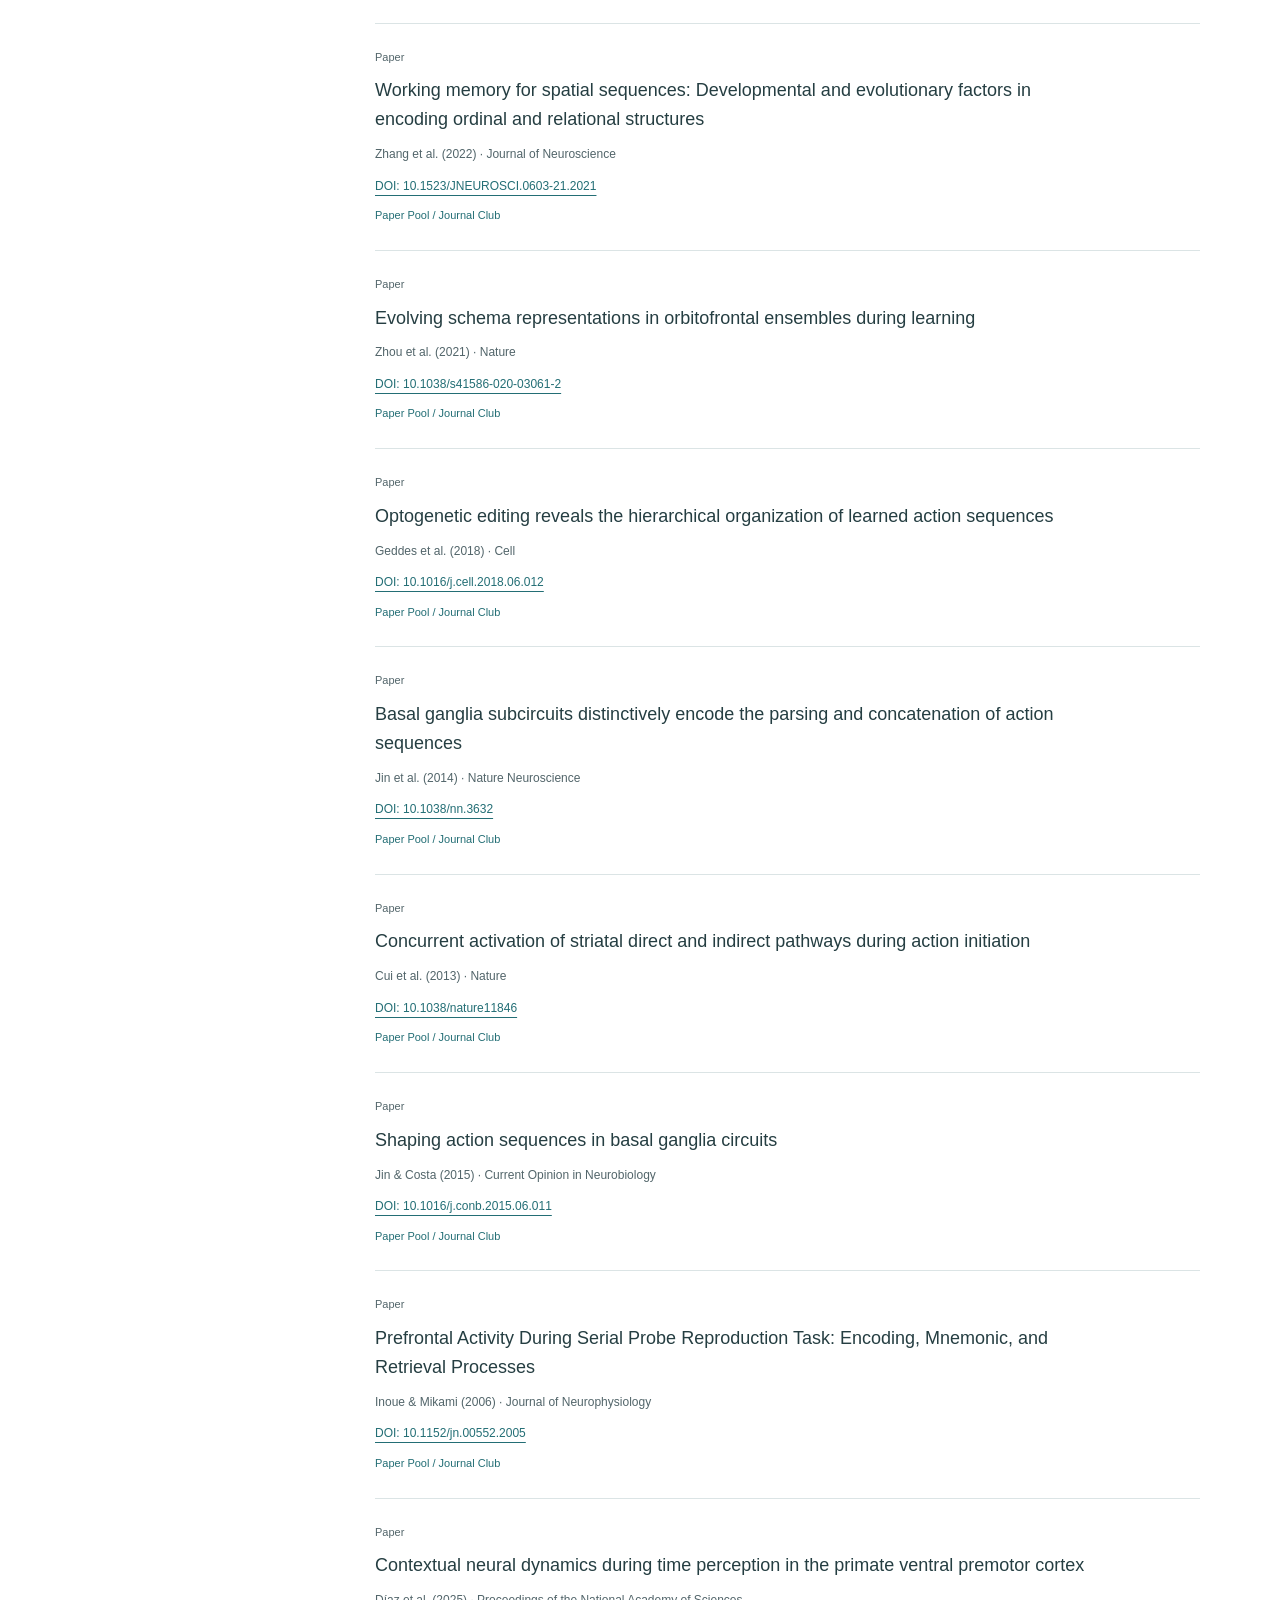
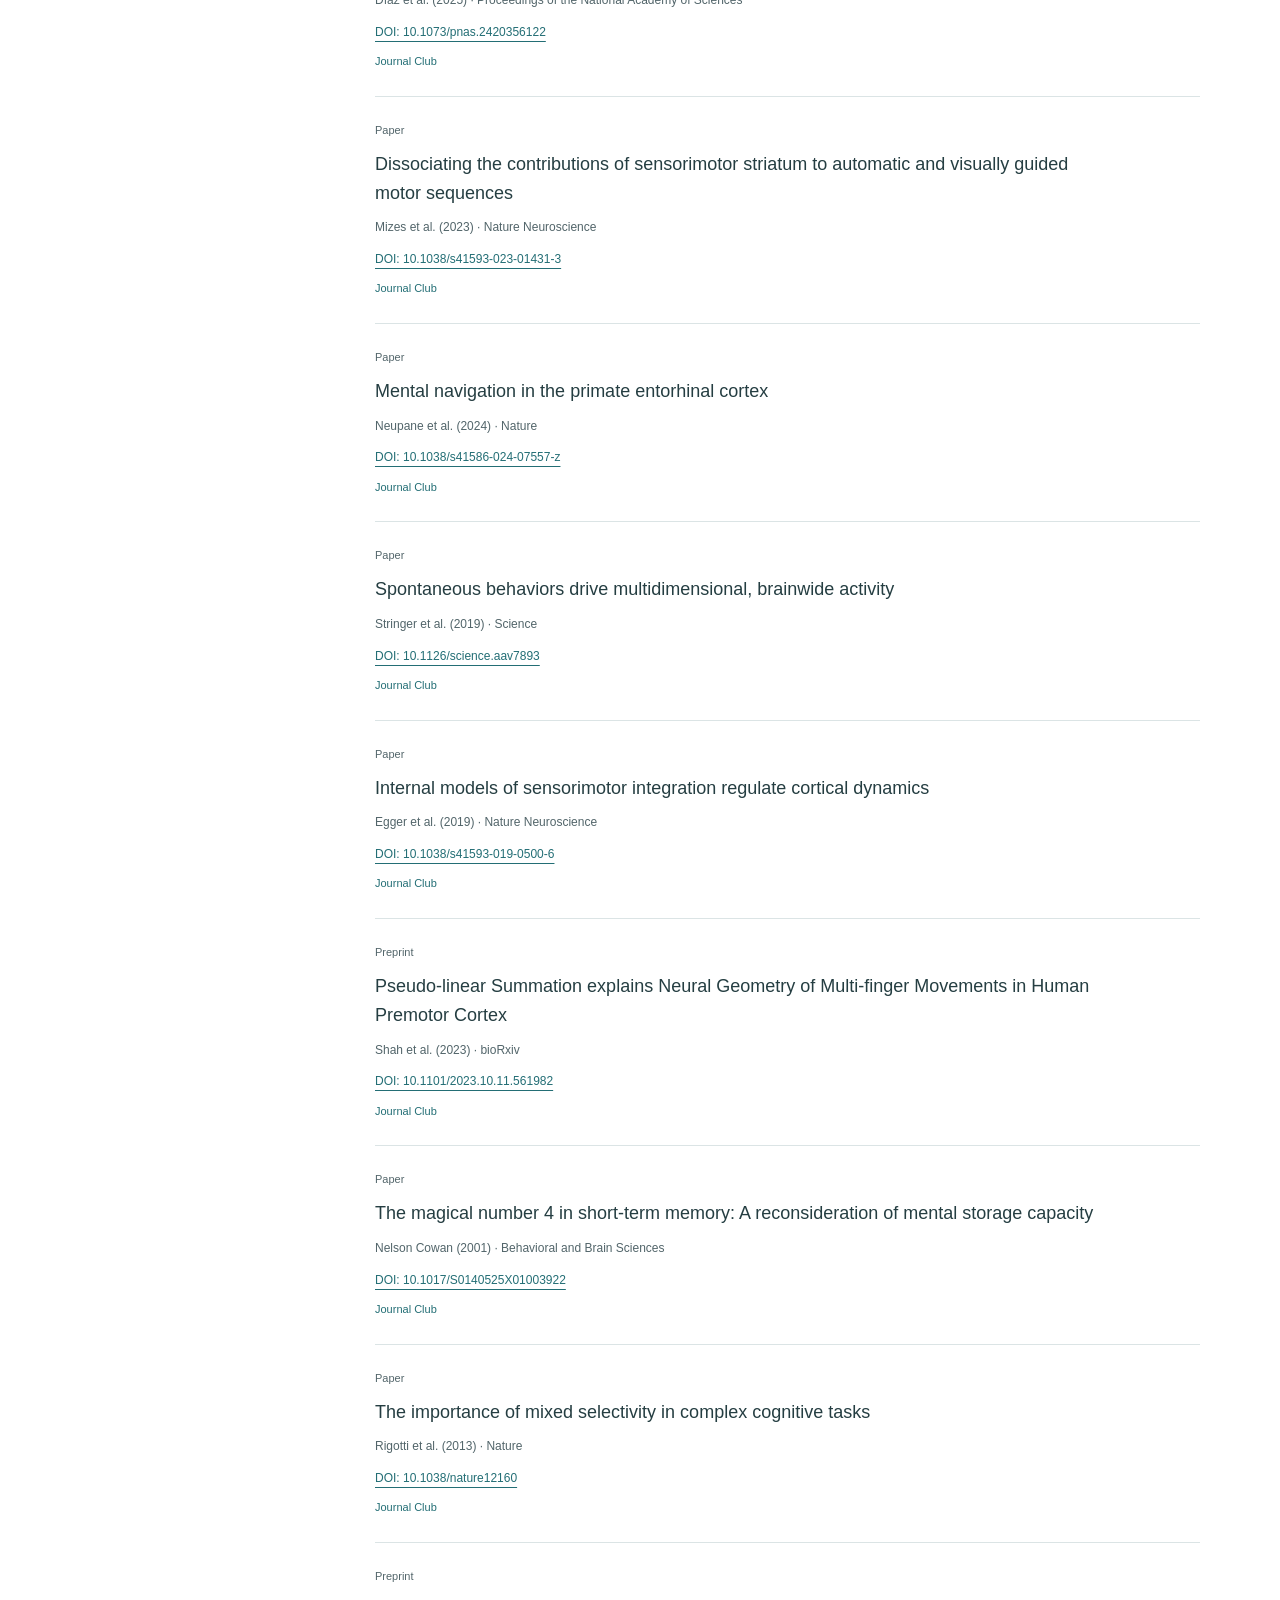
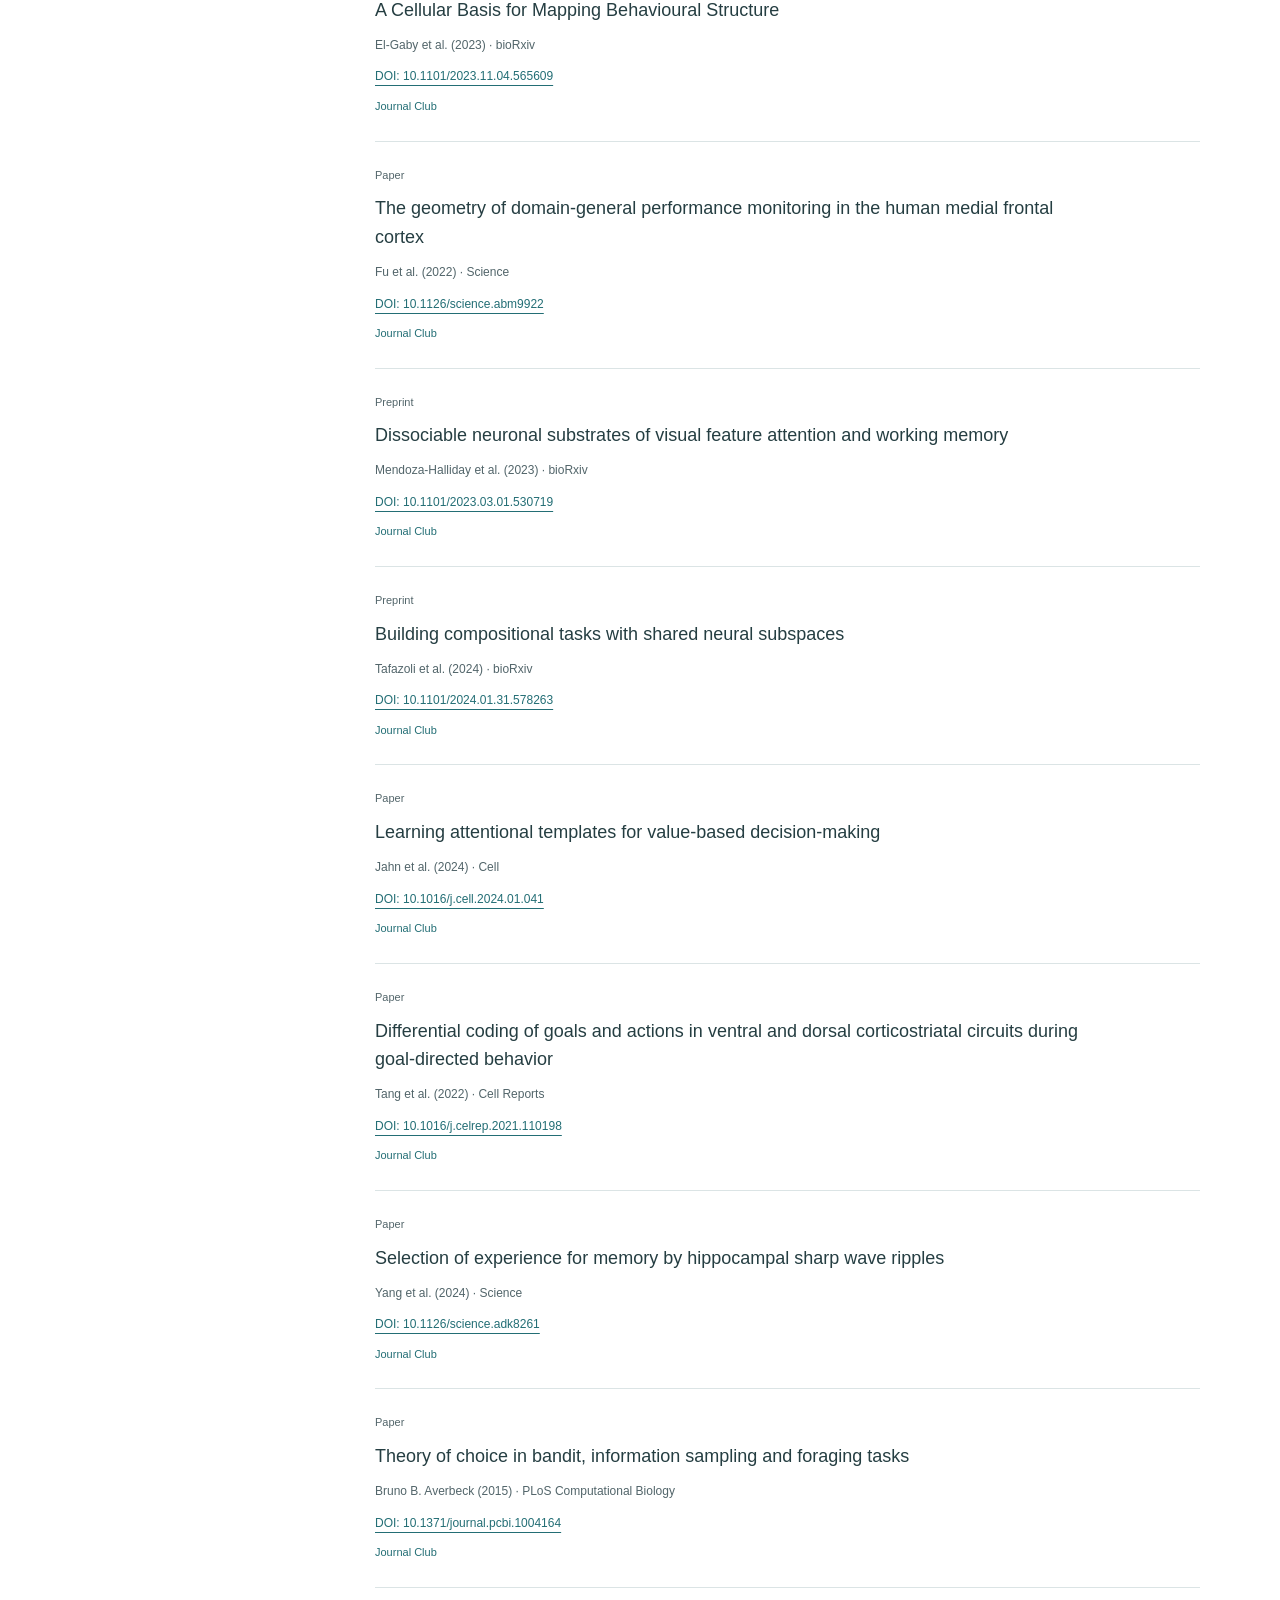
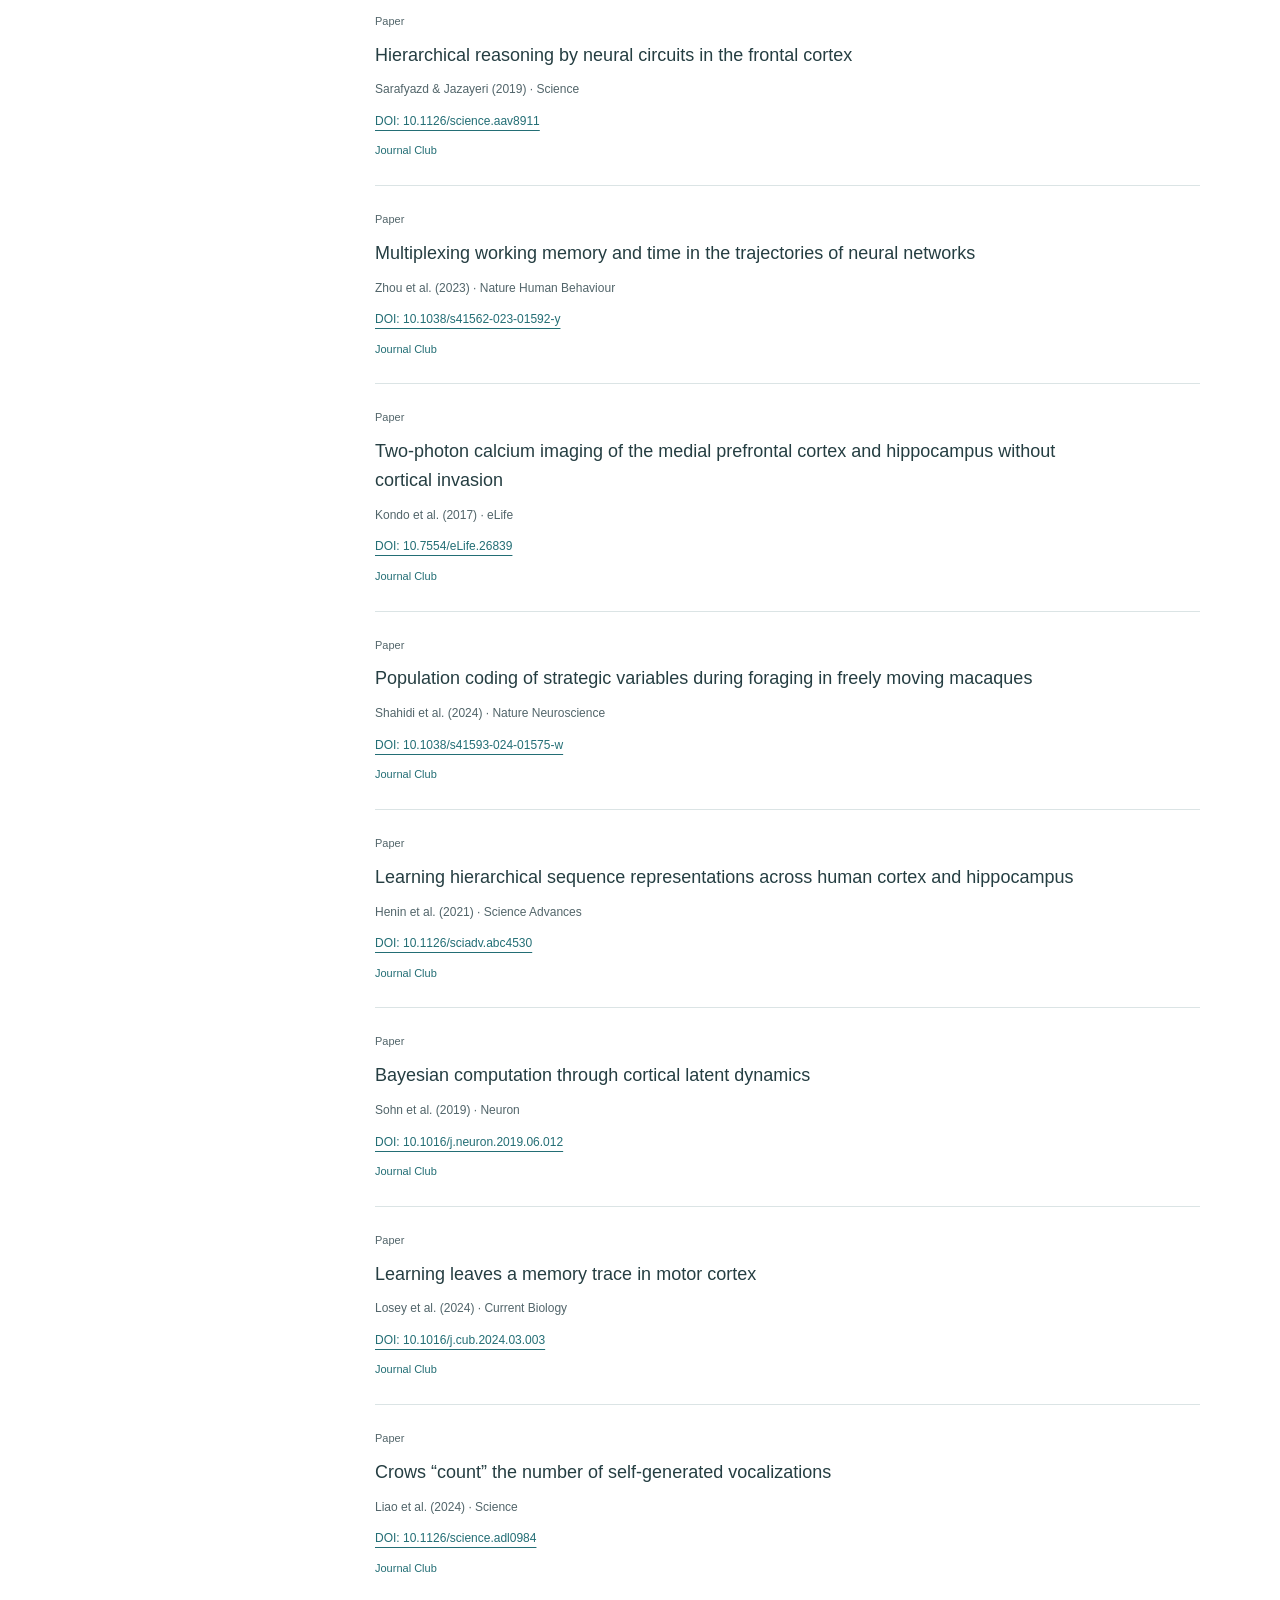
<file: suggested-readings.html>
<!doctype html><html lang="en"><head><meta charset="utf-8"><meta name="viewport" content="width=device-width,initial-scale=1"><meta name="description" content="Xie Lab reading list: computational neuroscience, sequence and working memory, optical imaging, NeuroAI, books, and journal club papers."><title>Suggested readings · Xie Lab</title><link rel="icon" href="assets/lab-logo.jpg"><link rel="stylesheet" href="styles.css?v=12"></head><body><a class="skip" href="#main">Skip to content</a><header class="header"><a class="brand" href="index.html" aria-label="Xie Lab home"><img src="assets/lab-logo.jpg" alt="Xie Lab" width="105" height="57"><span>Xie Lab</span></a><button class="menu-toggle" aria-expanded="false" aria-controls="navigation">Menu</button><nav id="navigation" aria-label="Main navigation"><a href="index.html">Home</a><a href="research.html">Research</a><a href="publications.html">Publications</a><a href="teaching.html">Teaching</a><a class="nav-contact" href="contact.html" aria-current="location">Contact</a></nav></header><main id="main" class="readings-page wrap"><nav class="contact-subnav" aria-label="Contact pages"><a href="contact.html">Contact</a><a href="suggested-readings.html" aria-current="page">Suggested readings</a></nav><div class="readings-heading"><h1>Suggested readings</h1><p>Courses, papers, and books on cognition, neural computation, and experimental methods. Start with the foundations, or explore a topic below.</p></div><section class="foundations-intro" aria-labelledby="foundations-heading">
<div class="foundations-heading"><div><p class="foundations-eyebrow">START HERE</p><h2 id="foundations-heading">Foundational readings</h2></div><a class="text-link" href="#foundations">View the 7 core readings →</a></div>
<p>Begin with Neuromatch and the cognition textbook, then connect sequence representations and neural dynamics to the learning algorithms below. Highlighted entries include a suggested reading focus.</p>
<div class="foundations-path"><div><h3>Cognition</h3><p>Working memory, cognitive control, learning, and reasoning: the questions we want to explain.</p></div><div><h3>Sequences &amp; dynamics</h3><p>Dehaene and colleagues; Xie, Hu and colleagues; Sussillo and Barak: from cognitive structure to neural computation.</p></div><div><h3>Learning algorithms</h3><p>Supervised learning learns from labeled examples; unsupervised learning finds structure; reinforcement learning improves choices through reward.</p></div></div>
</section>
<details id="import-tools" class="import-tools">
<summary>Import articles <span>DOI · BibTeX · RIS</span></summary>
<div class="import-body">
<p>Paste one DOI per line, paste BibTeX or RIS citations, or choose a reference file. Article details are retrieved from Crossref or DataCite.</p>
<label for="import-input">DOIs or citations</label>
<textarea id="import-input" rows="5" placeholder="10.1038/nature12742&#10;https://doi.org/10.1016/j.neuron.2009.07.018" spellcheck="false"></textarea>
<label for="import-file" class="import-file-label">Or choose a file <span>(.bib, .ris, or a library .json backup; up to 1 MB)</span></label>
<input id="import-file" type="file" accept=".bib,.bibtex,.ris,.json,text/plain,application/json">
<p class="import-help">Topics are suggested from titles, abstracts, and keywords when available. Unclear matches go to Paper Pool for review. Up to 100 articles per batch; existing articles are skipped.</p>
<div class="import-actions"><button type="button" class="button" id="prepare-import">Find articles &amp; suggest topics</button><button type="button" class="secondary-button" id="cancel-import" hidden>Cancel lookup</button></div>
<p id="import-status" class="import-status" role="status" aria-live="polite"></p>
<div id="import-review" hidden><h2>Review your articles</h2><p>Check the details and adjust the suggested topics before adding articles.</p><div id="import-preview-list"></div><button type="button" class="button" id="save-imports">Import selected articles</button></div>
<div class="import-export"><p id="storage-status">Imported readings are saved in this browser. Export an updated page to include them in the website.</p><div class="import-actions"><button type="button" class="secondary-button" id="export-library">Export library backup</button><button type="button" class="secondary-button" id="export-page">Download updated HTML</button></div><p class="import-help">The HTML download includes your readings. Replace suggested-readings.html in your website folder when you are ready to share them.</p></div>
</div></details>
<div class="readings-layout"><aside class="readings-sidebar"><nav aria-label="Reading topics" class="reading-filters"><button type="button" data-reading-filter="all" aria-pressed="true">All readings <span>90</span></button><button type="button" id="foundations" data-reading-filter="foundations" aria-pressed="false">Foundational readings <span>7</span></button><button type="button" id="getting-started" data-reading-filter="getting-started" aria-pressed="false">Getting started <span>8</span></button><button type="button" id="sequence" data-reading-filter="sequence" aria-pressed="false">Sequence <span>15</span></button><button type="button" id="working-memory" data-reading-filter="working-memory" aria-pressed="false">Working memory <span>4</span></button><button type="button" id="imaging-methods" data-reading-filter="imaging-methods" aria-pressed="false">Imaging &amp; methods <span>4</span></button><button type="button" id="books" data-reading-filter="books" aria-pressed="false">Books <span>7</span></button><button type="button" id="neuroai-computation" data-reading-filter="neuroai-computation" aria-pressed="false">NeuroAI &amp; computation <span>10</span></button><button type="button" id="paper-pool" data-reading-filter="paper-pool" aria-pressed="false">Paper Pool <span>10</span></button><button type="button" id="journal-club" data-reading-filter="journal-club" aria-pressed="false">Journal Club <span>52</span></button></nav><p class="reading-help">Items marked “Required” retain the requirements in the lab reading list.</p></aside><div class="readings-content"><div class="reading-search"><label for="reading-search">Search the reading list</label><input id="reading-search" type="search" placeholder="Title, author, topic, or year…"><p id="reading-count" aria-live="polite">90 readings</p></div><div class="reading-topic-note" hidden><h2>Working memory discussion topics</h2><p>RODR &amp; ODR; Working Memory 2.0; STP; Lisman’s work from the 1990s on 7 ± 2.</p></div><div id="reading-list"><article class="reading-entry is-foundational" data-foundational="true" data-reading-categories="getting-started"><div class="reading-entry-top"><span>Course</span><span class="foundation-badge">Foundational reading</span><span class="required-label">Highly recommended</span></div><h2><a href="https://compneuro.neuromatch.io/" target="_blank" rel="noopener">Neuromatch Academy: Computational Neuroscience</a></h2><p class="foundation-focus">Computational neuroscience</p><p class="reading-meta">Neuromatch Academy</p><p class="reading-note">Highly recommended for prospective Ph.D. students and undergraduate researchers before joining the lab. Work through the coding exercises alongside the lectures. Focus on models of neurons and populations, dimensionality reduction, dynamical systems, and learning.</p><p class="reading-tags">Getting started</p></article>
<article class="reading-entry is-foundational" data-foundational="true" data-reading-categories="getting-started books working-memory"><div class="reading-entry-top"><span>Book</span><span class="foundation-badge">Foundational reading</span></div><h2><a href="https://www.routledge.com/Cognitive-Psychology-A-Students-Handbook/Eysenck-Keane/p/book/9781138482234" target="_blank" rel="noopener">Cognitive Psychology: A Student’s Handbook</a></h2><p class="foundation-focus">Foundations of cognition</p><p class="reading-meta">Michael W. Eysenck &amp; Mark T. Keane (2020) · 8th edition · Routledge</p><p class="reading-doi"><a href="https://doi.org/10.4324/9781351058513" target="_blank" rel="noopener">DOI: 10.4324/9781351058513</a></p><p class="reading-note">A starting point for the cognitive questions behind our research. Suggested focus: working memory and executive attention (cognitive control); learning and forgetting; problem solving, judgment, and reasoning. Relate the behavioral findings to the neural mechanisms discussed in the papers below.</p><p class="reading-tags">Getting started / Books / Working memory</p></article>
<article class="reading-entry is-foundational" data-foundational="true" data-reading-categories="getting-started sequence"><div class="reading-entry-top"><span>Paper</span><span class="foundation-badge">Foundational reading</span></div><h2><a href="https://doi.org/10.1016/j.neuron.2015.09.019" target="_blank" rel="noopener">The Neural Representation of Sequences: From Transition Probabilities to Algebraic Patterns and Linguistic Trees</a></h2><p class="foundation-focus">Representing sequences</p><p class="reading-meta">Dehaene, Meyniel, Wacongne, Wang &amp; Pallier (2015) · Neuron</p><p class="reading-doi"><a href="https://doi.org/10.1016/j.neuron.2015.09.019" target="_blank" rel="noopener">DOI: 10.1016/j.neuron.2015.09.019</a></p><p class="reading-note">Stanislas Dehaene and colleagues outline levels of sequence representation, from transition statistics and chunks to abstract rules and nested structures. Use this review to frame questions about compositional representations.</p><p class="reading-tags">Getting started / Sequence</p></article>
<article class="reading-entry is-foundational" data-foundational="true" data-reading-categories="getting-started sequence paper-pool journal-club"><div class="reading-entry-top"><span>Paper</span><span class="foundation-badge">Foundational reading</span></div><h2><a href="https://doi.org/10.1126/science.abm0204" target="_blank" rel="noopener">Geometry of sequence working memory in macaque prefrontal cortex</a></h2><p class="foundation-focus">Sequence working memory</p><p class="reading-meta">Xie, Y., Hu, P., et al. (2022) · Science</p><p class="reading-doi"><a href="https://doi.org/10.1126/science.abm0204" target="_blank" rel="noopener">DOI: 10.1126/science.abm0204</a></p><p class="reading-note">Read Xie, Hu and colleagues for a concrete example of neural population geometry in primate cognition. Focus on how item identity and ordinal position are represented and how the population analyses support the conclusions.</p><p class="reading-tags">Getting started / Sequence / Paper Pool / Journal Club</p></article>
<article class="reading-entry is-foundational" data-foundational="true" data-reading-categories="getting-started neuroai-computation"><div class="reading-entry-top"><span>Paper</span><span class="foundation-badge">Foundational reading</span></div><h2><a href="https://web.stanford.edu/class/cs379c/archive/2016/calendar_invited_talks/articles/SussilloandBarakNC-13.pdf" target="_blank" rel="noopener">Opening the Black Box: Low-Dimensional Dynamics in High-Dimensional Recurrent Neural Networks</a></h2><p class="foundation-focus">Understanding neural dynamics</p><p class="reading-meta">Sussillo &amp; Barak (2013) · Neural Computation</p><p class="reading-doi"><a href="https://doi.org/10.1162/NECO_a_00409" target="_blank" rel="noopener">DOI: 10.1162/NECO_a_00409</a></p><p class="reading-note">Learn how fixed points and local linearization can reveal the computations of a trained recurrent neural network. Connect the dynamical-systems viewpoint to the population geometry in the sequence-working-memory paper.</p><p class="reading-tags">Getting started / NeuroAI &amp; computation</p></article>
<article class="reading-entry is-foundational" data-foundational="true" data-reading-categories="getting-started books neuroai-computation"><div class="reading-entry-top"><span>Book</span><span class="foundation-badge">Foundational reading</span></div><h2><a href="https://www.statlearning.com/" target="_blank" rel="noopener">An Introduction to Statistical Learning: with Applications in Python</a></h2><p class="foundation-focus">Learning algorithms · supervised &amp; unsupervised</p><p class="reading-meta">Gareth James, Daniela Witten, Trevor Hastie, Robert Tibshirani &amp; Jonathan Taylor (2023) · Springer</p><p class="reading-doi"><a href="https://doi.org/10.1007/978-3-031-38747-0" target="_blank" rel="noopener">DOI: 10.1007/978-3-031-38747-0</a></p><p class="reading-note">Start with statistical learning, regression, classification, and resampling. Then study regularization, neural networks, PCA, and clustering. For neural networks, connect loss functions, gradient descent, and backpropagation. Use the Python labs to practice fitting a model, separating training from test data, and evaluating generalization. This introduces supervised and unsupervised learning before more specialized neural models.</p><p class="reading-tags">Getting started / Books / NeuroAI &amp; computation</p></article>
<article class="reading-entry is-foundational" data-foundational="true" data-reading-categories="getting-started books neuroai-computation"><div class="reading-entry-top"><span>Book</span><span class="foundation-badge">Foundational reading</span></div><h2><a href="https://mitpress.mit.edu/9780262039246/reinforcement-learning/" target="_blank" rel="noopener">Reinforcement Learning: An Introduction</a></h2><p class="foundation-focus">Learning algorithms · reinforcement learning</p><p class="reading-meta">Richard S. Sutton &amp; Andrew G. Barto (2018) · 2nd edition · MIT Press</p><p class="reading-note">Begin with bandit problems and Markov decision processes, then compare dynamic programming, Monte Carlo methods, and temporal-difference learning. Work through value updates and the exploration–exploitation trade-off. Use these ideas to connect learning algorithms with reward, choice, and adaptive behavior.</p><p class="reading-tags">Getting started / Books / NeuroAI &amp; computation</p></article>
<article class="reading-entry" data-foundational="false" data-reading-categories="getting-started"><div class="reading-entry-top"><span>Guide</span></div><h2><a href="https://gershmanlab.com/docs/Getting_started_cogsci.pdf" target="_blank" rel="noopener">Getting started in cognitive science</a></h2><p class="reading-meta">Samuel Gershman</p><p class="reading-tags">Getting started</p></article>
<article class="reading-entry" data-foundational="false" data-reading-categories="sequence"><div class="reading-entry-top"><span>Paper</span></div><h2><a href="https://www.nature.com/articles/s41593-021-00798-5" target="_blank" rel="noopener">Independent generation of sequence elements by motor cortex</a></h2><p class="reading-doi"><a href="https://doi.org/10.1038/s41593-021-00798-5" target="_blank" rel="noopener">DOI: 10.1038/s41593-021-00798-5</a></p><p class="reading-tags">Sequence</p></article>
<article class="reading-entry" data-foundational="false" data-reading-categories="sequence"><div class="reading-entry-top"><span>Paper</span></div><h2><a href="https://doi.org/10.1126/science.1086872" target="_blank" rel="noopener">Representation of Action Sequence Boundaries by Macaque Prefrontal Cortical Neurons</a></h2><p class="reading-meta">Fujii &amp; Graybiel (2003)</p><p class="reading-doi"><a href="https://doi.org/10.1126/science.1086872" target="_blank" rel="noopener">DOI: 10.1126/science.1086872</a></p><p class="reading-tags">Sequence</p></article>
<article class="reading-entry" data-foundational="false" data-reading-categories="sequence"><div class="reading-entry-top"><span>Paper</span></div><h2><a href="https://doi.org/10.1073/pnas.0503541102" target="_blank" rel="noopener">Time-varying covariance of neural activities recorded in striatum and frontal cortex as monkeys perform sequential-saccade tasks</a></h2><p class="reading-meta">Fujii &amp; Graybiel (2005)</p><p class="reading-doi"><a href="https://doi.org/10.1073/pnas.0503541102" target="_blank" rel="noopener">DOI: 10.1073/pnas.0503541102</a></p><p class="reading-tags">Sequence</p></article>
<article class="reading-entry" data-foundational="false" data-reading-categories="sequence"><div class="reading-entry-top"><span>Paper</span></div><h2><a href="https://pmc.ncbi.nlm.nih.gov/articles/PMC6673483/" target="_blank" rel="noopener">Prefrontal neural correlates of memory for sequences</a></h2><p class="reading-meta">Averbeck &amp; Lee (2007)</p><p class="reading-doi"><a href="https://doi.org/10.1523/JNEUROSCI.4483-06.2007" target="_blank" rel="noopener">DOI: 10.1523/JNEUROSCI.4483-06.2007</a></p><p class="reading-tags">Sequence</p></article>
<article class="reading-entry" data-foundational="false" data-reading-categories="sequence"><div class="reading-entry-top"><span>Paper</span></div><h2><a href="https://www.nature.com/articles/nn1634" target="_blank" rel="noopener">Activity in prefrontal cortex during dynamic selection of action sequences</a></h2><p class="reading-doi"><a href="https://doi.org/10.1038/nn1634" target="_blank" rel="noopener">DOI: 10.1038/nn1634</a></p><p class="reading-tags">Sequence</p></article>
<article class="reading-entry" data-foundational="false" data-reading-categories="sequence"><div class="reading-entry-top"><span>Paper</span></div><h2><a href="https://www.nature.com/articles/371413a0" target="_blank" rel="noopener">Role for supplementary motor area cells in planning several movements ahead</a></h2><p class="reading-doi"><a href="https://doi.org/10.1038/371413a0" target="_blank" rel="noopener">DOI: 10.1038/371413a0</a></p><p class="reading-tags">Sequence</p></article>
<article class="reading-entry" data-foundational="false" data-reading-categories="sequence"><div class="reading-entry-top"><span>Paper</span></div><h2><a href="https://www.nature.com/articles/nature05470" target="_blank" rel="noopener">Categorization of behavioural sequences in the prefrontal cortex</a></h2><p class="reading-doi"><a href="https://doi.org/10.1038/nature05470" target="_blank" rel="noopener">DOI: 10.1038/nature05470</a></p><p class="reading-tags">Sequence</p></article>
<article class="reading-entry" data-foundational="false" data-reading-categories="sequence"><div class="reading-entry-top"><span>Paper</span></div><h2><a href="https://doi.org/10.1146/annurev.neuro.24.1.631" target="_blank" rel="noopener">Sequential Organization of Multiple Movements: Involvement of Cortical Motor Areas</a></h2><p class="reading-doi"><a href="https://doi.org/10.1146/annurev.neuro.24.1.631" target="_blank" rel="noopener">DOI: 10.1146/annurev.neuro.24.1.631</a></p><p class="reading-tags">Sequence</p></article>
<article class="reading-entry" data-foundational="false" data-reading-categories="sequence"><div class="reading-entry-top"><span>Paper</span></div><h2><a href="https://www.nature.com/articles/nn.2272" target="_blank" rel="noopener">Interval time coding by neurons in the presupplementary and supplementary motor areas</a></h2><p class="reading-doi"><a href="https://doi.org/10.1038/nn.2272" target="_blank" rel="noopener">DOI: 10.1038/nn.2272</a></p><p class="reading-tags">Sequence</p></article>
<article class="reading-entry" data-foundational="false" data-reading-categories="sequence"><div class="reading-entry-top"><span>Paper</span></div><h2><a href="https://pmc.ncbi.nlm.nih.gov/articles/PMC3372854/" target="_blank" rel="noopener">Differential Recruitment of the Sensorimotor Putamen and Frontoparietal Cortex during Motor Chunking in Humans</a></h2><p class="reading-doi"><a href="https://doi.org/10.1016/j.neuron.2012.03.038" target="_blank" rel="noopener">DOI: 10.1016/j.neuron.2012.03.038</a></p><p class="reading-tags">Sequence</p></article>
<article class="reading-entry" data-foundational="false" data-reading-categories="sequence"><div class="reading-entry-top"><span>Paper</span></div><h2><a href="https://pubmed.ncbi.nlm.nih.gov/24079725/" target="_blank" rel="noopener">Memory for serial order across domains: An overview of the literature and directions for future research</a></h2><p class="reading-doi"><a href="https://doi.org/10.1037/a0034221" target="_blank" rel="noopener">DOI: 10.1037/a0034221</a></p><p class="reading-tags">Sequence</p></article>
<article class="reading-entry" data-foundational="false" data-reading-categories="sequence"><div class="reading-entry-top"><span>Paper</span></div><h2><a href="https://doi.org/10.1073/pnas.162485599" target="_blank" rel="noopener">Parallel processing of serial movements in prefrontal cortex</a></h2><p class="reading-doi"><a href="https://doi.org/10.1073/pnas.162485599" target="_blank" rel="noopener">DOI: 10.1073/pnas.162485599</a></p><p class="reading-tags">Sequence</p></article>
<article class="reading-entry" data-foundational="false" data-reading-categories="sequence"><div class="reading-entry-top"><span>Paper</span></div><h2><a href="https://pubmed.ncbi.nlm.nih.gov/29887304/" target="_blank" rel="noopener">Production of Supra-regular Spatial Sequences by Macaque Monkeys</a></h2><p class="reading-meta">2018 · Current Biology</p><p class="reading-doi"><a href="https://doi.org/10.1016/j.cub.2018.04.047" target="_blank" rel="noopener">DOI: 10.1016/j.cub.2018.04.047</a></p><p class="reading-tags">Sequence</p></article>
<article class="reading-entry" data-foundational="false" data-reading-categories="working-memory"><div class="reading-entry-top"><span>Paper</span></div><h2><a href="https://doi.org/10.1037/h0043158" target="_blank" rel="noopener">The magical number seven, plus or minus two: Some limits on our capacity for processing information</a></h2><p class="reading-meta">George A. Miller (1956)</p><p class="reading-doi"><a href="https://doi.org/10.1037/h0043158" target="_blank" rel="noopener">DOI: 10.1037/h0043158</a></p><p class="reading-tags">Working memory</p></article>
<article class="reading-entry" data-foundational="false" data-reading-categories="working-memory"><div class="reading-entry-top"><span>Chapter</span></div><h2><a href="https://alpine-budget-0a9.notion.site/Working-memory-1892a038e7f84dd4903645c594f11ea7#59838a5b689a4475ade320f45a451144" target="_blank" rel="noopener">Chapter 5 — working memory</a></h2><p class="reading-meta">2020-8-9-chapter5.pdf</p><p class="reading-note">Supplementary chapter in the lab’s reading list. The original attachment does not specify a book title or author.</p><p class="reading-tags">Working memory</p></article>
<article class="reading-entry" data-foundational="false" data-reading-categories="working-memory"><div class="reading-entry-top"><span>Paper</span></div><h2><a href="https://pubmed.ncbi.nlm.nih.gov/4998337/" target="_blank" rel="noopener">Neuron activity related to short-term memory</a></h2><p class="reading-meta">1971 · Science</p><p class="reading-doi"><a href="https://doi.org/10.1126/science.173.3997.652" target="_blank" rel="noopener">DOI: 10.1126/science.173.3997.652</a></p><p class="reading-tags">Working memory</p></article>
<article class="reading-entry" data-foundational="false" data-reading-categories="imaging-methods"><div class="reading-entry-top"><span>Paper</span></div><h2><a href="https://www.cell.com/neuron/fulltext/S0896-6273(06)00411-9" target="_blank" rel="noopener">Principles of Two-Photon Excitation Microscopy and Its Applications to Neuroscience</a></h2><p class="reading-doi"><a href="https://doi.org/10.1016/j.neuron.2006.05.019" target="_blank" rel="noopener">DOI: 10.1016/j.neuron.2006.05.019</a></p><p class="reading-tags">Imaging &amp; methods</p></article>
<article class="reading-entry" data-foundational="false" data-reading-categories="imaging-methods"><div class="reading-entry-top"><span>Paper</span></div><h2><a href="https://www.nature.com/articles/s43586-022-00147-1" target="_blank" rel="noopener">Two-photon calcium imaging of neuronal activity</a></h2><p class="reading-doi"><a href="https://doi.org/10.1038/s43586-022-00147-1" target="_blank" rel="noopener">DOI: 10.1038/s43586-022-00147-1</a></p><p class="reading-tags">Imaging &amp; methods</p></article>
<article class="reading-entry" data-foundational="false" data-reading-categories="imaging-methods"><div class="reading-entry-top"><span>Book</span><span class="required-label">Required</span></div><h2><a href="https://link.springer.com/book/10.1007/978-1-4939-2080-8" target="_blank" rel="noopener">Advanced Fluorescence Microscopy</a></h2><p class="reading-doi"><a href="https://doi.org/10.1007/978-1-4939-2080-8" target="_blank" rel="noopener">DOI: 10.1007/978-1-4939-2080-8</a></p><p class="reading-note">Chapter 2 is required.</p><p class="reading-tags">Imaging &amp; methods</p></article>
<article class="reading-entry" data-foundational="false" data-reading-categories="imaging-methods"><div class="reading-entry-top"><span>Book</span></div><h2><a href="https://link.springer.com/book/10.1007/978-1-0716-2918-5" target="_blank" rel="noopener">Vectorology for Optogenetics and Chemogenetics</a></h2><p class="reading-meta">Mark A. G. Eldridge &amp; Adriana Galvan, editors (2023)</p><p class="reading-doi"><a href="https://doi.org/10.1007/978-1-0716-2918-5" target="_blank" rel="noopener">DOI: 10.1007/978-1-0716-2918-5</a></p><p class="reading-tags">Imaging &amp; methods</p></article>
<article class="reading-entry" data-foundational="false" data-reading-categories="books"><div class="reading-entry-top"><span>Book</span></div><h2><a href="https://mitpress.mit.edu/9780262043250/the-cognitive-neurosciences/" target="_blank" rel="noopener">The Cognitive Neurosciences</a></h2><p class="reading-meta">David Poeppel, George R. Mangun &amp; Michael S. Gazzaniga, editors (2020)</p><p class="reading-tags">Books</p></article>
<article class="reading-entry" data-foundational="false" data-reading-categories="books"><div class="reading-entry-top"><span>Book</span></div><h2><a href="https://mitpress.mit.edu/9780262381048/bayesian-models-of-cognition/" target="_blank" rel="noopener">Bayesian Models of Cognition: Reverse Engineering the Mind</a></h2><p class="reading-meta">Thomas L. Griffiths, Nick Chater &amp; Joshua Tenenbaum (2024)</p><p class="reading-tags">Books</p></article>
<article class="reading-entry" data-foundational="false" data-reading-categories="books"><div class="reading-entry-top"><span>Book</span></div><h2><a href="https://press.uchicago.edu/ucp/books/book/chicago/E/bo5960315.html" target="_blank" rel="noopener">Electromyography for Experimentalists</a></h2><p class="reading-meta">Gerald E. Loeb &amp; Carl Gans (1986)</p><p class="reading-tags">Books</p></article>
<article class="reading-entry" data-foundational="false" data-reading-categories="books"><div class="reading-entry-top"><span>Book</span></div><h2><a href="https://link.springer.com/book/10.1007/978-3-031-01581-6" target="_blank" rel="noopener">Lifelong Machine Learning</a></h2><p class="reading-meta">Zhiyuan Chen &amp; Bing Liu · Second edition</p><p class="reading-doi"><a href="https://doi.org/10.1007/978-3-031-01581-6" target="_blank" rel="noopener">DOI: 10.1007/978-3-031-01581-6</a></p><p class="reading-tags">Books</p></article>
<article class="reading-entry" data-foundational="false" data-reading-categories="neuroai-computation"><div class="reading-entry-top"><span>Book</span></div><h2><a href="https://databookuw.com/" target="_blank" rel="noopener">Data-Driven Science and Engineering: Machine Learning, Dynamical Systems, and Control</a></h2><p class="reading-meta">Steven L. Brunton &amp; J. Nathan Kutz</p><p class="reading-tags">NeuroAI &amp; computation</p></article>
<article class="reading-entry" data-foundational="false" data-reading-categories="neuroai-computation"><div class="reading-entry-top"><span>Book</span></div><h2><a href="https://dmdbook.com/" target="_blank" rel="noopener">Dynamic Mode Decomposition: Data-Driven Modeling of Complex Systems</a></h2><p class="reading-meta">J. Nathan Kutz, Steven L. Brunton, Bingni W. Brunton &amp; Joshua L. Proctor (2016)</p><p class="reading-tags">NeuroAI &amp; computation</p></article>
<article class="reading-entry" data-foundational="false" data-reading-categories="neuroai-computation"><div class="reading-entry-top"><span>Paper</span></div><h2><a href="https://arxiv.org/abs/2102.12086" target="_blank" rel="noopener">Modern Koopman Theory for Dynamical Systems</a></h2><p class="reading-doi"><a href="https://doi.org/10.48550/arXiv.2102.12086" target="_blank" rel="noopener">Preprint DOI: 10.48550/arXiv.2102.12086</a></p><p class="reading-tags">NeuroAI &amp; computation</p></article>
<article class="reading-entry" data-foundational="false" data-reading-categories="neuroai-computation"><div class="reading-entry-top"><span>Paper</span></div><h2><a href="https://arxiv.org/abs/2306.10168" target="_blank" rel="noopener">Beyond Geometry: Comparing the Temporal Structure of Computation in Neural Circuits with Dynamical Similarity Analysis</a></h2><p class="reading-meta">Ostrow et al. (2023)</p><p class="reading-doi"><a href="https://doi.org/10.48550/arXiv.2306.10168" target="_blank" rel="noopener">Preprint DOI: 10.48550/arXiv.2306.10168</a></p><p class="reading-tags">NeuroAI &amp; computation</p></article>
<article class="reading-entry" data-foundational="false" data-reading-categories="neuroai-computation"><div class="reading-entry-top"><span>Book</span></div><h2><a href="https://link.springer.com/book/10.1007/978-3-319-59976-2" target="_blank" rel="noopener">Advanced Data Analysis in Neuroscience: Integrating Statistical and Computational Models</a></h2><p class="reading-meta">Daniel Durstewitz (2017)</p><p class="reading-doi"><a href="https://doi.org/10.1007/978-3-319-59976-2" target="_blank" rel="noopener">DOI: 10.1007/978-3-319-59976-2</a></p><p class="reading-tags">NeuroAI &amp; computation</p></article>
<article class="reading-entry" data-foundational="false" data-reading-categories="neuroai-computation"><div class="reading-entry-top"><span>Book</span></div><h2><a href="https://hastie.su.domains/StatLearnSparsity/" target="_blank" rel="noopener">Statistical Learning with Sparsity: The Lasso and Generalizations</a></h2><p class="reading-meta">Trevor Hastie, Robert Tibshirani &amp; Martin Wainwright</p><p class="reading-tags">NeuroAI &amp; computation</p></article>
<article class="reading-entry" data-foundational="false" data-reading-categories="neuroai-computation"><div class="reading-entry-top"><span>Preprint</span></div><h2><a href="https://arxiv.org/abs/2510.18212" target="_blank" rel="noopener">A Definition of AGI</a></h2><p class="reading-meta">arXiv:2510.18212</p><p class="reading-doi"><a href="https://doi.org/10.48550/arXiv.2510.18212" target="_blank" rel="noopener">Preprint DOI: 10.48550/arXiv.2510.18212</a></p><p class="reading-tags">NeuroAI &amp; computation</p></article>
<article class="reading-entry" data-foundational="false" data-reading-categories="paper-pool journal-club"><div class="reading-entry-top"><span>Paper</span></div><h2><a href="https://doi.org/10.1098/rsta.2022.0050" target="_blank" rel="noopener">DreamCoder: growing generalizable, interpretable knowledge with wake–sleep Bayesian program learning</a></h2><p class="reading-meta">Ellis et al. (2023) · Philosophical Transactions of the Royal Society A</p><p class="reading-doi"><a href="https://doi.org/10.1098/rsta.2022.0050" target="_blank" rel="noopener">DOI: 10.1098/rsta.2022.0050</a></p><p class="reading-tags">Paper Pool / Journal Club</p></article>
<article class="reading-entry" data-foundational="false" data-reading-categories="paper-pool journal-club"><div class="reading-entry-top"><span>Paper</span></div><h2><a href="https://papers.nips.cc/paper_files/paper/2022/hash/ee5bb72130c332c3d4bf8d231e617506-Abstract-Conference.html" target="_blank" rel="noopener">Learning Structure from the Ground up—Hierarchical Representation Learning by Chunking</a></h2><p class="reading-meta">Wu et al. (2022) · Advances in Neural Information Processing Systems</p><p class="reading-doi"><a href="https://doi.org/10.52202/068431-2660" target="_blank" rel="noopener">DOI: 10.52202/068431-2660</a></p><p class="reading-tags">Paper Pool / Journal Club</p></article>
<article class="reading-entry" data-foundational="false" data-reading-categories="paper-pool journal-club"><div class="reading-entry-top"><span>Paper</span></div><h2><a href="https://doi.org/10.1523/JNEUROSCI.0603-21.2021" target="_blank" rel="noopener">Working memory for spatial sequences: Developmental and evolutionary factors in encoding ordinal and relational structures</a></h2><p class="reading-meta">Zhang et al. (2022) · Journal of Neuroscience</p><p class="reading-doi"><a href="https://doi.org/10.1523/JNEUROSCI.0603-21.2021" target="_blank" rel="noopener">DOI: 10.1523/JNEUROSCI.0603-21.2021</a></p><p class="reading-tags">Paper Pool / Journal Club</p></article>
<article class="reading-entry" data-foundational="false" data-reading-categories="paper-pool journal-club"><div class="reading-entry-top"><span>Paper</span></div><h2><a href="https://doi.org/10.1038/s41586-020-03061-2" target="_blank" rel="noopener">Evolving schema representations in orbitofrontal ensembles during learning</a></h2><p class="reading-meta">Zhou et al. (2021) · Nature</p><p class="reading-doi"><a href="https://doi.org/10.1038/s41586-020-03061-2" target="_blank" rel="noopener">DOI: 10.1038/s41586-020-03061-2</a></p><p class="reading-tags">Paper Pool / Journal Club</p></article>
<article class="reading-entry" data-foundational="false" data-reading-categories="paper-pool journal-club"><div class="reading-entry-top"><span>Paper</span></div><h2><a href="https://doi.org/10.1016/j.cell.2018.06.012" target="_blank" rel="noopener">Optogenetic editing reveals the hierarchical organization of learned action sequences</a></h2><p class="reading-meta">Geddes et al. (2018) · Cell</p><p class="reading-doi"><a href="https://doi.org/10.1016/j.cell.2018.06.012" target="_blank" rel="noopener">DOI: 10.1016/j.cell.2018.06.012</a></p><p class="reading-tags">Paper Pool / Journal Club</p></article>
<article class="reading-entry" data-foundational="false" data-reading-categories="paper-pool journal-club"><div class="reading-entry-top"><span>Paper</span></div><h2><a href="https://doi.org/10.1038/nn.3632" target="_blank" rel="noopener">Basal ganglia subcircuits distinctively encode the parsing and concatenation of action sequences</a></h2><p class="reading-meta">Jin et al. (2014) · Nature Neuroscience</p><p class="reading-doi"><a href="https://doi.org/10.1038/nn.3632" target="_blank" rel="noopener">DOI: 10.1038/nn.3632</a></p><p class="reading-tags">Paper Pool / Journal Club</p></article>
<article class="reading-entry" data-foundational="false" data-reading-categories="paper-pool journal-club"><div class="reading-entry-top"><span>Paper</span></div><h2><a href="https://doi.org/10.1038/nature11846" target="_blank" rel="noopener">Concurrent activation of striatal direct and indirect pathways during action initiation</a></h2><p class="reading-meta">Cui et al. (2013) · Nature</p><p class="reading-doi"><a href="https://doi.org/10.1038/nature11846" target="_blank" rel="noopener">DOI: 10.1038/nature11846</a></p><p class="reading-tags">Paper Pool / Journal Club</p></article>
<article class="reading-entry" data-foundational="false" data-reading-categories="paper-pool journal-club"><div class="reading-entry-top"><span>Paper</span></div><h2><a href="https://doi.org/10.1016/j.conb.2015.06.011" target="_blank" rel="noopener">Shaping action sequences in basal ganglia circuits</a></h2><p class="reading-meta">Jin &amp; Costa (2015) · Current Opinion in Neurobiology</p><p class="reading-doi"><a href="https://doi.org/10.1016/j.conb.2015.06.011" target="_blank" rel="noopener">DOI: 10.1016/j.conb.2015.06.011</a></p><p class="reading-tags">Paper Pool / Journal Club</p></article>
<article class="reading-entry" data-foundational="false" data-reading-categories="paper-pool journal-club"><div class="reading-entry-top"><span>Paper</span></div><h2><a href="https://doi.org/10.1152/jn.00552.2005" target="_blank" rel="noopener">Prefrontal Activity During Serial Probe Reproduction Task: Encoding, Mnemonic, and Retrieval Processes</a></h2><p class="reading-meta">Inoue &amp; Mikami (2006) · Journal of Neurophysiology</p><p class="reading-doi"><a href="https://doi.org/10.1152/jn.00552.2005" target="_blank" rel="noopener">DOI: 10.1152/jn.00552.2005</a></p><p class="reading-tags">Paper Pool / Journal Club</p></article>
<article class="reading-entry" data-foundational="false" data-reading-categories="journal-club"><div class="reading-entry-top"><span>Paper</span></div><h2><a href="https://doi.org/10.1073/pnas.2420356122" target="_blank" rel="noopener">Contextual neural dynamics during time perception in the primate ventral premotor cortex</a></h2><p class="reading-meta">Díaz et al. (2025) · Proceedings of the National Academy of Sciences</p><p class="reading-doi"><a href="https://doi.org/10.1073/pnas.2420356122" target="_blank" rel="noopener">DOI: 10.1073/pnas.2420356122</a></p><p class="reading-tags">Journal Club</p></article>
<article class="reading-entry" data-foundational="false" data-reading-categories="journal-club"><div class="reading-entry-top"><span>Paper</span></div><h2><a href="https://www.nature.com/articles/s41593-023-01431-3" target="_blank" rel="noopener">Dissociating the contributions of sensorimotor striatum to automatic and visually guided motor sequences</a></h2><p class="reading-meta">Mizes et al. (2023) · Nature Neuroscience</p><p class="reading-doi"><a href="https://doi.org/10.1038/s41593-023-01431-3" target="_blank" rel="noopener">DOI: 10.1038/s41593-023-01431-3</a></p><p class="reading-tags">Journal Club</p></article>
<article class="reading-entry" data-foundational="false" data-reading-categories="journal-club"><div class="reading-entry-top"><span>Paper</span></div><h2><a href="https://doi.org/10.1038/s41586-024-07557-z" target="_blank" rel="noopener">Mental navigation in the primate entorhinal cortex</a></h2><p class="reading-meta">Neupane et al. (2024) · Nature</p><p class="reading-doi"><a href="https://doi.org/10.1038/s41586-024-07557-z" target="_blank" rel="noopener">DOI: 10.1038/s41586-024-07557-z</a></p><p class="reading-tags">Journal Club</p></article>
<article class="reading-entry" data-foundational="false" data-reading-categories="journal-club"><div class="reading-entry-top"><span>Paper</span></div><h2><a href="https://doi.org/10.1126/science.aav7893" target="_blank" rel="noopener">Spontaneous behaviors drive multidimensional, brainwide activity</a></h2><p class="reading-meta">Stringer et al. (2019) · Science</p><p class="reading-doi"><a href="https://doi.org/10.1126/science.aav7893" target="_blank" rel="noopener">DOI: 10.1126/science.aav7893</a></p><p class="reading-tags">Journal Club</p></article>
<article class="reading-entry" data-foundational="false" data-reading-categories="journal-club"><div class="reading-entry-top"><span>Paper</span></div><h2><a href="https://doi.org/10.1038/s41593-019-0500-6" target="_blank" rel="noopener">Internal models of sensorimotor integration regulate cortical dynamics</a></h2><p class="reading-meta">Egger et al. (2019) · Nature Neuroscience</p><p class="reading-doi"><a href="https://doi.org/10.1038/s41593-019-0500-6" target="_blank" rel="noopener">DOI: 10.1038/s41593-019-0500-6</a></p><p class="reading-tags">Journal Club</p></article>
<article class="reading-entry" data-foundational="false" data-reading-categories="journal-club"><div class="reading-entry-top"><span>Preprint</span></div><h2><a href="https://doi.org/10.1101/2023.10.11.561982" target="_blank" rel="noopener">Pseudo-linear Summation explains Neural Geometry of Multi-finger Movements in Human Premotor Cortex</a></h2><p class="reading-meta">Shah et al. (2023) · bioRxiv</p><p class="reading-doi"><a href="https://doi.org/10.1101/2023.10.11.561982" target="_blank" rel="noopener">DOI: 10.1101/2023.10.11.561982</a></p><p class="reading-tags">Journal Club</p></article>
<article class="reading-entry" data-foundational="false" data-reading-categories="journal-club"><div class="reading-entry-top"><span>Paper</span></div><h2><a href="https://doi.org/10.1017/S0140525X01003922" target="_blank" rel="noopener">The magical number 4 in short-term memory: A reconsideration of mental storage capacity</a></h2><p class="reading-meta">Nelson Cowan (2001) · Behavioral and Brain Sciences</p><p class="reading-doi"><a href="https://doi.org/10.1017/S0140525X01003922" target="_blank" rel="noopener">DOI: 10.1017/S0140525X01003922</a></p><p class="reading-tags">Journal Club</p></article>
<article class="reading-entry" data-foundational="false" data-reading-categories="journal-club"><div class="reading-entry-top"><span>Paper</span></div><h2><a href="https://www.nature.com/articles/nature12160" target="_blank" rel="noopener">The importance of mixed selectivity in complex cognitive tasks</a></h2><p class="reading-meta">Rigotti et al. (2013) · Nature</p><p class="reading-doi"><a href="https://doi.org/10.1038/nature12160" target="_blank" rel="noopener">DOI: 10.1038/nature12160</a></p><p class="reading-tags">Journal Club</p></article>
<article class="reading-entry" data-foundational="false" data-reading-categories="journal-club"><div class="reading-entry-top"><span>Preprint</span></div><h2><a href="https://doi.org/10.1101/2023.11.04.565609" target="_blank" rel="noopener">A Cellular Basis for Mapping Behavioural Structure</a></h2><p class="reading-meta">El-Gaby et al. (2023) · bioRxiv</p><p class="reading-doi"><a href="https://doi.org/10.1101/2023.11.04.565609" target="_blank" rel="noopener">DOI: 10.1101/2023.11.04.565609</a></p><p class="reading-tags">Journal Club</p></article>
<article class="reading-entry" data-foundational="false" data-reading-categories="journal-club"><div class="reading-entry-top"><span>Paper</span></div><h2><a href="https://doi.org/10.1126/science.abm9922" target="_blank" rel="noopener">The geometry of domain-general performance monitoring in the human medial frontal cortex</a></h2><p class="reading-meta">Fu et al. (2022) · Science</p><p class="reading-doi"><a href="https://doi.org/10.1126/science.abm9922" target="_blank" rel="noopener">DOI: 10.1126/science.abm9922</a></p><p class="reading-tags">Journal Club</p></article>
<article class="reading-entry" data-foundational="false" data-reading-categories="journal-club"><div class="reading-entry-top"><span>Preprint</span></div><h2><a href="https://doi.org/10.1101/2023.03.01.530719" target="_blank" rel="noopener">Dissociable neuronal substrates of visual feature attention and working memory</a></h2><p class="reading-meta">Mendoza-Halliday et al. (2023) · bioRxiv</p><p class="reading-doi"><a href="https://doi.org/10.1101/2023.03.01.530719" target="_blank" rel="noopener">DOI: 10.1101/2023.03.01.530719</a></p><p class="reading-tags">Journal Club</p></article>
<article class="reading-entry" data-foundational="false" data-reading-categories="journal-club"><div class="reading-entry-top"><span>Preprint</span></div><h2><a href="https://doi.org/10.1101/2024.01.31.578263" target="_blank" rel="noopener">Building compositional tasks with shared neural subspaces</a></h2><p class="reading-meta">Tafazoli et al. (2024) · bioRxiv</p><p class="reading-doi"><a href="https://doi.org/10.1101/2024.01.31.578263" target="_blank" rel="noopener">DOI: 10.1101/2024.01.31.578263</a></p><p class="reading-tags">Journal Club</p></article>
<article class="reading-entry" data-foundational="false" data-reading-categories="journal-club"><div class="reading-entry-top"><span>Paper</span></div><h2><a href="https://doi.org/10.1016/j.cell.2024.01.041" target="_blank" rel="noopener">Learning attentional templates for value-based decision-making</a></h2><p class="reading-meta">Jahn et al. (2024) · Cell</p><p class="reading-doi"><a href="https://doi.org/10.1016/j.cell.2024.01.041" target="_blank" rel="noopener">DOI: 10.1016/j.cell.2024.01.041</a></p><p class="reading-tags">Journal Club</p></article>
<article class="reading-entry" data-foundational="false" data-reading-categories="journal-club"><div class="reading-entry-top"><span>Paper</span></div><h2><a href="https://doi.org/10.1016/j.celrep.2021.110198" target="_blank" rel="noopener">Differential coding of goals and actions in ventral and dorsal corticostriatal circuits during goal-directed behavior</a></h2><p class="reading-meta">Tang et al. (2022) · Cell Reports</p><p class="reading-doi"><a href="https://doi.org/10.1016/j.celrep.2021.110198" target="_blank" rel="noopener">DOI: 10.1016/j.celrep.2021.110198</a></p><p class="reading-tags">Journal Club</p></article>
<article class="reading-entry" data-foundational="false" data-reading-categories="journal-club"><div class="reading-entry-top"><span>Paper</span></div><h2><a href="https://doi.org/10.1126/science.adk8261" target="_blank" rel="noopener">Selection of experience for memory by hippocampal sharp wave ripples</a></h2><p class="reading-meta">Yang et al. (2024) · Science</p><p class="reading-doi"><a href="https://doi.org/10.1126/science.adk8261" target="_blank" rel="noopener">DOI: 10.1126/science.adk8261</a></p><p class="reading-tags">Journal Club</p></article>
<article class="reading-entry" data-foundational="false" data-reading-categories="journal-club"><div class="reading-entry-top"><span>Paper</span></div><h2><a href="https://doi.org/10.1371/journal.pcbi.1004164" target="_blank" rel="noopener">Theory of choice in bandit, information sampling and foraging tasks</a></h2><p class="reading-meta">Bruno B. Averbeck (2015) · PLoS Computational Biology</p><p class="reading-doi"><a href="https://doi.org/10.1371/journal.pcbi.1004164" target="_blank" rel="noopener">DOI: 10.1371/journal.pcbi.1004164</a></p><p class="reading-tags">Journal Club</p></article>
<article class="reading-entry" data-foundational="false" data-reading-categories="journal-club"><div class="reading-entry-top"><span>Paper</span></div><h2><a href="https://doi.org/10.1126/science.aav8911" target="_blank" rel="noopener">Hierarchical reasoning by neural circuits in the frontal cortex</a></h2><p class="reading-meta">Sarafyazd &amp; Jazayeri (2019) · Science</p><p class="reading-doi"><a href="https://doi.org/10.1126/science.aav8911" target="_blank" rel="noopener">DOI: 10.1126/science.aav8911</a></p><p class="reading-tags">Journal Club</p></article>
<article class="reading-entry" data-foundational="false" data-reading-categories="journal-club"><div class="reading-entry-top"><span>Paper</span></div><h2><a href="https://doi.org/10.1038/s41562-023-01592-y" target="_blank" rel="noopener">Multiplexing working memory and time in the trajectories of neural networks</a></h2><p class="reading-meta">Zhou et al. (2023) · Nature Human Behaviour</p><p class="reading-doi"><a href="https://doi.org/10.1038/s41562-023-01592-y" target="_blank" rel="noopener">DOI: 10.1038/s41562-023-01592-y</a></p><p class="reading-tags">Journal Club</p></article>
<article class="reading-entry" data-foundational="false" data-reading-categories="journal-club"><div class="reading-entry-top"><span>Paper</span></div><h2><a href="https://doi.org/10.7554/eLife.26839" target="_blank" rel="noopener">Two-photon calcium imaging of the medial prefrontal cortex and hippocampus without cortical invasion</a></h2><p class="reading-meta">Kondo et al. (2017) · eLife</p><p class="reading-doi"><a href="https://doi.org/10.7554/eLife.26839" target="_blank" rel="noopener">DOI: 10.7554/eLife.26839</a></p><p class="reading-tags">Journal Club</p></article>
<article class="reading-entry" data-foundational="false" data-reading-categories="journal-club"><div class="reading-entry-top"><span>Paper</span></div><h2><a href="https://doi.org/10.1038/s41593-024-01575-w" target="_blank" rel="noopener">Population coding of strategic variables during foraging in freely moving macaques</a></h2><p class="reading-meta">Shahidi et al. (2024) · Nature Neuroscience</p><p class="reading-doi"><a href="https://doi.org/10.1038/s41593-024-01575-w" target="_blank" rel="noopener">DOI: 10.1038/s41593-024-01575-w</a></p><p class="reading-tags">Journal Club</p></article>
<article class="reading-entry" data-foundational="false" data-reading-categories="journal-club"><div class="reading-entry-top"><span>Paper</span></div><h2><a href="https://doi.org/10.1126/sciadv.abc4530" target="_blank" rel="noopener">Learning hierarchical sequence representations across human cortex and hippocampus</a></h2><p class="reading-meta">Henin et al. (2021) · Science Advances</p><p class="reading-doi"><a href="https://doi.org/10.1126/sciadv.abc4530" target="_blank" rel="noopener">DOI: 10.1126/sciadv.abc4530</a></p><p class="reading-tags">Journal Club</p></article>
<article class="reading-entry" data-foundational="false" data-reading-categories="journal-club"><div class="reading-entry-top"><span>Paper</span></div><h2><a href="https://doi.org/10.1016/j.neuron.2019.06.012" target="_blank" rel="noopener">Bayesian computation through cortical latent dynamics</a></h2><p class="reading-meta">Sohn et al. (2019) · Neuron</p><p class="reading-doi"><a href="https://doi.org/10.1016/j.neuron.2019.06.012" target="_blank" rel="noopener">DOI: 10.1016/j.neuron.2019.06.012</a></p><p class="reading-tags">Journal Club</p></article>
<article class="reading-entry" data-foundational="false" data-reading-categories="journal-club"><div class="reading-entry-top"><span>Paper</span></div><h2><a href="https://doi.org/10.1016/j.cub.2024.03.003" target="_blank" rel="noopener">Learning leaves a memory trace in motor cortex</a></h2><p class="reading-meta">Losey et al. (2024) · Current Biology</p><p class="reading-doi"><a href="https://doi.org/10.1016/j.cub.2024.03.003" target="_blank" rel="noopener">DOI: 10.1016/j.cub.2024.03.003</a></p><p class="reading-tags">Journal Club</p></article>
<article class="reading-entry" data-foundational="false" data-reading-categories="journal-club"><div class="reading-entry-top"><span>Paper</span></div><h2><a href="https://doi.org/10.1126/science.adl0984" target="_blank" rel="noopener">Crows “count” the number of self-generated vocalizations</a></h2><p class="reading-meta">Liao et al. (2024) · Science</p><p class="reading-doi"><a href="https://doi.org/10.1126/science.adl0984" target="_blank" rel="noopener">DOI: 10.1126/science.adl0984</a></p><p class="reading-tags">Journal Club</p></article>
<article class="reading-entry" data-foundational="false" data-reading-categories="journal-club"><div class="reading-entry-top"><span>Paper</span></div><h2><a href="https://doi.org/10.1126/science.ado4166" target="_blank" rel="noopener">Predictive grid coding in the medial entorhinal cortex</a></h2><p class="reading-meta">Ouchi et al. (2024) · Science</p><p class="reading-doi"><a href="https://doi.org/10.1126/science.ado4166" target="_blank" rel="noopener">DOI: 10.1126/science.ado4166</a></p><p class="reading-tags">Journal Club</p></article>
<article class="reading-entry" data-foundational="false" data-reading-categories="journal-club"><div class="reading-entry-top"><span>Paper</span></div><h2><a href="https://doi.org/10.1038/s43588-022-00390-2" target="_blank" rel="noopener">Dimensionality reduction of calcium-imaged neuronal population activity</a></h2><p class="reading-meta">Koh et al. (2023) · Nature Computational Science</p><p class="reading-doi"><a href="https://doi.org/10.1038/s43588-022-00390-2" target="_blank" rel="noopener">DOI: 10.1038/s43588-022-00390-2</a></p><p class="reading-tags">Journal Club</p></article>
<article class="reading-entry" data-foundational="false" data-reading-categories="journal-club"><div class="reading-entry-top"><span>Paper</span></div><h2><a href="https://doi.org/10.1109/TNNLS.2021.3110281" target="_blank" rel="noopener">Deep reinforcement learning with modulated Hebbian plus Q-network architecture</a></h2><p class="reading-meta">Ladosz et al. (2021) · IEEE Transactions on Neural Networks and Learning Systems</p><p class="reading-doi"><a href="https://doi.org/10.1109/TNNLS.2021.3110281" target="_blank" rel="noopener">DOI: 10.1109/TNNLS.2021.3110281</a></p><p class="reading-tags">Journal Club</p></article>
<article class="reading-entry" data-foundational="false" data-reading-categories="journal-club"><div class="reading-entry-top"><span>Paper</span></div><h2><a href="https://doi.org/10.1609/aaai.v30i1.10295" target="_blank" rel="noopener">Deep reinforcement learning with double q-learning</a></h2><p class="reading-meta">Van Hasselt et al. (2016) · Proceedings of the AAAI conference on artificial intelligence</p><p class="reading-doi"><a href="https://doi.org/10.1609/aaai.v30i1.10295" target="_blank" rel="noopener">DOI: 10.1609/aaai.v30i1.10295</a></p><p class="reading-tags">Journal Club</p></article>
<article class="reading-entry" data-foundational="false" data-reading-categories="journal-club"><div class="reading-entry-top"><span>Paper</span></div><h2><a href="https://proceedings.mlr.press/v48/wangf16.html" target="_blank" rel="noopener">Dueling network architectures for deep reinforcement learning</a></h2><p class="reading-meta">Wang et al. (2016) · International conference on machine learning</p><p class="reading-doi-note">No DOI listed in the original proceedings.</p><p class="reading-tags">Journal Club</p></article>
<article class="reading-entry" data-foundational="false" data-reading-categories="journal-club"><div class="reading-entry-top"><span>Paper</span></div><h2><a href="https://doi.org/10.1038/nature14236" target="_blank" rel="noopener">Human-level control through deep reinforcement learning</a></h2><p class="reading-meta">Mnih et al. (2015) · Nature</p><p class="reading-doi"><a href="https://doi.org/10.1038/nature14236" target="_blank" rel="noopener">DOI: 10.1038/nature14236</a></p><p class="reading-tags">Journal Club</p></article>
<article class="reading-entry" data-foundational="false" data-reading-categories="journal-club"><div class="reading-entry-top"><span>Paper</span></div><h2><a href="https://doi.org/10.1126/science.adr2813" target="_blank" rel="noopener">Pronouns reactivate conceptual representations in human hippocampal neurons</a></h2><p class="reading-meta">Dijksterhuis et al. (2024) · Science</p><p class="reading-doi"><a href="https://doi.org/10.1126/science.adr2813" target="_blank" rel="noopener">DOI: 10.1126/science.adr2813</a></p><p class="reading-tags">Journal Club</p></article>
<article class="reading-entry" data-foundational="false" data-reading-categories="journal-club"><div class="reading-entry-top"><span>Paper</span></div><h2><a href="https://doi.org/10.1038/s41467-023-37400-4" target="_blank" rel="noopener">Dynamical latent state computation in the male macaque posterior parietal cortex</a></h2><p class="reading-meta">Lakshminarasimhan et al. (2023) · Nature Communications</p><p class="reading-doi"><a href="https://doi.org/10.1038/s41467-023-37400-4" target="_blank" rel="noopener">DOI: 10.1038/s41467-023-37400-4</a></p><p class="reading-tags">Journal Club</p></article>
<article class="reading-entry" data-foundational="false" data-reading-categories="journal-club"><div class="reading-entry-top"><span>Paper</span></div><h2><a href="https://doi.org/10.1038/s41586-024-07643-2" target="_blank" rel="noopener">Semantic encoding during language comprehension at single-cell resolution</a></h2><p class="reading-meta">Jamali et al. (2024) · Nature</p><p class="reading-doi"><a href="https://doi.org/10.1038/s41586-024-07643-2" target="_blank" rel="noopener">DOI: 10.1038/s41586-024-07643-2</a></p><p class="reading-tags">Journal Club</p></article>
<article class="reading-entry" data-foundational="false" data-reading-categories="journal-club"><div class="reading-entry-top"><span>Paper</span></div><h2><a href="https://doi.org/10.1038/s41593-017-0028-6" target="_blank" rel="noopener">Flexible timing by temporal scaling of cortical responses</a></h2><p class="reading-meta">Wang et al. (2018) · Nature Neuroscience</p><p class="reading-doi"><a href="https://doi.org/10.1038/s41593-017-0028-6" target="_blank" rel="noopener">DOI: 10.1038/s41593-017-0028-6</a></p><p class="reading-tags">Journal Club</p></article>
<article class="reading-entry" data-foundational="false" data-reading-categories="journal-club"><div class="reading-entry-top"><span>Paper</span></div><h2><a href="https://doi.org/10.1038/s41467-024-50503-w" target="_blank" rel="noopener">Neural representational geometries reflect behavioral differences in monkeys and recurrent neural networks</a></h2><p class="reading-meta">Fascianelli et al. (2024) · Nature Communications</p><p class="reading-doi"><a href="https://doi.org/10.1038/s41467-024-50503-w" target="_blank" rel="noopener">DOI: 10.1038/s41467-024-50503-w</a></p><p class="reading-tags">Journal Club</p></article>
<article class="reading-entry" data-foundational="false" data-reading-categories="journal-club"><div class="reading-entry-top"><span>Paper</span></div><h2><a href="https://doi.org/10.1038/s41586-024-08034-3" target="_blank" rel="noopener">One-shot entorhinal maps enable flexible navigation in novel environments</a></h2><p class="reading-meta">Wen et al. (2024) · Nature</p><p class="reading-doi"><a href="https://doi.org/10.1038/s41586-024-08034-3" target="_blank" rel="noopener">DOI: 10.1038/s41586-024-08034-3</a></p><p class="reading-tags">Journal Club</p></article>
<article class="reading-entry" data-foundational="false" data-reading-categories="journal-club"><div class="reading-entry-top"><span>Paper</span></div><h2><a href="https://doi.org/10.1126/science.adp6091" target="_blank" rel="noopener">Mental programming of spatial sequences in working memory in the macaque frontal cortex</a></h2><p class="reading-meta">Tian et al. (2024) · Science</p><p class="reading-doi"><a href="https://doi.org/10.1126/science.adp6091" target="_blank" rel="noopener">DOI: 10.1126/science.adp6091</a></p><p class="reading-tags">Journal Club</p></article>
<article class="reading-entry" data-foundational="false" data-reading-categories="journal-club"><div class="reading-entry-top"><span>Paper</span></div><h2><a href="https://doi.org/10.1038/nature17643" target="_blank" rel="noopener">Robust neuronal dynamics in premotor cortex during motor planning</a></h2><p class="reading-meta">Li et al. (2016) · Nature</p><p class="reading-doi"><a href="https://doi.org/10.1038/nature17643" target="_blank" rel="noopener">DOI: 10.1038/nature17643</a></p><p class="reading-tags">Journal Club</p></article>
<article class="reading-entry" data-foundational="false" data-reading-categories="journal-club"><div class="reading-entry-top"><span>Paper</span></div><h2><a href="https://doi.org/10.1038/s41593-024-01859-1" target="_blank" rel="noopener">Separating cognitive and motor processes in the behaving mouse</a></h2><p class="reading-meta">Hasnain et al. (2025) · Nature Neuroscience</p><p class="reading-doi"><a href="https://doi.org/10.1038/s41593-024-01859-1" target="_blank" rel="noopener">DOI: 10.1038/s41593-024-01859-1</a></p><p class="reading-tags">Journal Club</p></article>
<article class="reading-entry" data-foundational="false" data-reading-categories="journal-club"><div class="reading-entry-top"><span>Paper</span></div><h2><a href="https://doi.org/10.1038/s41593-024-01668-6" target="_blank" rel="noopener">Flexible multitask computation in recurrent networks utilizes shared dynamical motifs</a></h2><p class="reading-meta">Driscoll et al. (2024) · Nature Neuroscience</p><p class="reading-doi"><a href="https://doi.org/10.1038/s41593-024-01668-6" target="_blank" rel="noopener">DOI: 10.1038/s41593-024-01668-6</a></p><p class="reading-tags">Journal Club</p></article>
<article class="reading-entry" data-foundational="false" data-reading-categories="journal-club"><div class="reading-entry-top"><span>Paper</span></div><h2><a href="https://doi.org/10.1016/j.celrep.2025.115338" target="_blank" rel="noopener">Modeling conditional distributions of neural and behavioral data with masked variational autoencoders</a></h2><p class="reading-meta">Schulz et al. (2025) · Cell Reports</p><p class="reading-doi"><a href="https://doi.org/10.1016/j.celrep.2025.115338" target="_blank" rel="noopener">DOI: 10.1016/j.celrep.2025.115338</a></p><p class="reading-tags">Journal Club</p></article>
<article class="reading-entry" data-foundational="false" data-reading-categories="journal-club"><div class="reading-entry-top"><span>Paper</span></div><h2><a href="https://doi.org/10.1038/s41586-024-07799-x" target="_blank" rel="noopener">Abstract representations emerge in human hippocampal neurons during inference</a></h2><p class="reading-meta">Courellis et al. (2024) · Nature</p><p class="reading-doi"><a href="https://doi.org/10.1038/s41586-024-07799-x" target="_blank" rel="noopener">DOI: 10.1038/s41586-024-07799-x</a></p><p class="reading-tags">Journal Club</p></article>
</div><p id="reading-empty" class="empty-state" hidden>No matching readings. Try a different topic or search term.</p><p class="reading-source-note">Curated by Xie Lab. Repeated entries are combined, with their original topic and collection labels retained.</p></div></div></main><footer class="wrap"><a href="index.html">Xie Lab</a><span>Neural Basis of Compositionality</span><span>© 2026 Xie Lab</span></footer><script src="script.js?v=8"></script><script type="application/json" id="reading-data">[{"title": "Neuromatch Academy: Computational Neuroscience", "categories": ["Getting started"], "url": "https://compneuro.neuromatch.io/", "meta": "Neuromatch Academy", "kind": "Course", "note": "Highly recommended for prospective Ph.D. students and undergraduate researchers before joining the lab. Work through the coding exercises alongside the lectures. Focus on models of neurons and populations, dimensionality reduction, dynamical systems, and learning.", "required": false, "recommended": true, "foundational": true, "foundationOrder": 1, "foundationFocus": "Computational neuroscience"}, {"title": "Cognitive Psychology: A Student’s Handbook", "categories": ["Getting started", "Books", "Working memory"], "url": "https://www.routledge.com/Cognitive-Psychology-A-Students-Handbook/Eysenck-Keane/p/book/9781138482234", "doi": "10.4324/9781351058513", "meta": "Michael W. Eysenck & Mark T. Keane (2020) · 8th edition · Routledge", "kind": "Book", "note": "A starting point for the cognitive questions behind our research. Suggested focus: working memory and executive attention (cognitive control); learning and forgetting; problem solving, judgment, and reasoning. Relate the behavioral findings to the neural mechanisms discussed in the papers below.", "required": false, "foundational": true, "foundationOrder": 2, "foundationFocus": "Foundations of cognition"}, {"title": "The Neural Representation of Sequences: From Transition Probabilities to Algebraic Patterns and Linguistic Trees", "categories": ["Getting started", "Sequence"], "url": "https://doi.org/10.1016/j.neuron.2015.09.019", "meta": "Dehaene, Meyniel, Wacongne, Wang & Pallier (2015) · Neuron", "kind": "Paper", "note": "Stanislas Dehaene and colleagues outline levels of sequence representation, from transition statistics and chunks to abstract rules and nested structures. Use this review to frame questions about compositional representations.", "required": false, "doi": "10.1016/j.neuron.2015.09.019", "foundational": true, "foundationOrder": 3, "foundationFocus": "Representing sequences"}, {"title": "Geometry of sequence working memory in macaque prefrontal cortex", "categories": ["Getting started", "Sequence", "Paper Pool", "Journal Club"], "url": "https://doi.org/10.1126/science.abm0204", "meta": "Xie, Y., Hu, P., et al. (2022) · Science", "kind": "Paper", "note": "Read Xie, Hu and colleagues for a concrete example of neural population geometry in primate cognition. Focus on how item identity and ordinal position are represented and how the population analyses support the conclusions.", "required": false, "doi": "10.1126/science.abm0204", "foundational": true, "foundationOrder": 4, "foundationFocus": "Sequence working memory"}, {"title": "Opening the Black Box: Low-Dimensional Dynamics in High-Dimensional Recurrent Neural Networks", "categories": ["Getting started", "NeuroAI & computation"], "url": "https://web.stanford.edu/class/cs379c/archive/2016/calendar_invited_talks/articles/SussilloandBarakNC-13.pdf", "meta": "Sussillo & Barak (2013) · Neural Computation", "kind": "Paper", "note": "Learn how fixed points and local linearization can reveal the computations of a trained recurrent neural network. Connect the dynamical-systems viewpoint to the population geometry in the sequence-working-memory paper.", "required": false, "doi": "10.1162/NECO_a_00409", "foundational": true, "foundationOrder": 5, "foundationFocus": "Understanding neural dynamics"}, {"title": "An Introduction to Statistical Learning: with Applications in Python", "categories": ["Getting started", "Books", "NeuroAI & computation"], "url": "https://www.statlearning.com/", "doi": "10.1007/978-3-031-38747-0", "meta": "Gareth James, Daniela Witten, Trevor Hastie, Robert Tibshirani & Jonathan Taylor (2023) · Springer", "kind": "Book", "note": "Start with statistical learning, regression, classification, and resampling. Then study regularization, neural networks, PCA, and clustering. For neural networks, connect loss functions, gradient descent, and backpropagation. Use the Python labs to practice fitting a model, separating training from test data, and evaluating generalization. This introduces supervised and unsupervised learning before more specialized neural models.", "required": false, "foundational": true, "foundationOrder": 6, "foundationFocus": "Learning algorithms · supervised & unsupervised"}, {"title": "Reinforcement Learning: An Introduction", "categories": ["Getting started", "Books", "NeuroAI & computation"], "url": "https://mitpress.mit.edu/9780262039246/reinforcement-learning/", "meta": "Richard S. Sutton & Andrew G. Barto (2018) · 2nd edition · MIT Press", "kind": "Book", "note": "Begin with bandit problems and Markov decision processes, then compare dynamic programming, Monte Carlo methods, and temporal-difference learning. Work through value updates and the exploration–exploitation trade-off. Use these ideas to connect learning algorithms with reward, choice, and adaptive behavior.", "required": false, "foundational": true, "foundationOrder": 7, "foundationFocus": "Learning algorithms · reinforcement learning"}, {"title": "Getting started in cognitive science", "categories": ["Getting started"], "url": "https://gershmanlab.com/docs/Getting_started_cogsci.pdf", "meta": "Samuel Gershman", "kind": "Guide", "note": "", "required": false}, {"title": "Independent generation of sequence elements by motor cortex", "categories": ["Sequence"], "url": "https://www.nature.com/articles/s41593-021-00798-5", "meta": "", "kind": "Paper", "note": "", "required": false, "doi": "10.1038/s41593-021-00798-5"}, {"title": "Representation of Action Sequence Boundaries by Macaque Prefrontal Cortical Neurons", "categories": ["Sequence"], "url": "https://doi.org/10.1126/science.1086872", "meta": "Fujii & Graybiel (2003)", "kind": "Paper", "note": "", "required": false, "doi": "10.1126/science.1086872"}, {"title": "Time-varying covariance of neural activities recorded in striatum and frontal cortex as monkeys perform sequential-saccade tasks", "categories": ["Sequence"], "url": "https://doi.org/10.1073/pnas.0503541102", "meta": "Fujii & Graybiel (2005)", "kind": "Paper", "note": "", "required": false, "doi": "10.1073/pnas.0503541102"}, {"title": "Prefrontal neural correlates of memory for sequences", "categories": ["Sequence"], "url": "https://pmc.ncbi.nlm.nih.gov/articles/PMC6673483/", "meta": "Averbeck & Lee (2007)", "kind": "Paper", "note": "", "required": false, "doi": "10.1523/JNEUROSCI.4483-06.2007"}, {"title": "Activity in prefrontal cortex during dynamic selection of action sequences", "categories": ["Sequence"], "url": "https://www.nature.com/articles/nn1634", "meta": "", "kind": "Paper", "note": "", "required": false, "doi": "10.1038/nn1634"}, {"title": "Role for supplementary motor area cells in planning several movements ahead", "categories": ["Sequence"], "url": "https://www.nature.com/articles/371413a0", "meta": "", "kind": "Paper", "note": "", "required": false, "doi": "10.1038/371413a0"}, {"title": "Categorization of behavioural sequences in the prefrontal cortex", "categories": ["Sequence"], "url": "https://www.nature.com/articles/nature05470", "meta": "", "kind": "Paper", "note": "", "required": false, "doi": "10.1038/nature05470"}, {"title": "Sequential Organization of Multiple Movements: Involvement of Cortical Motor Areas", "categories": ["Sequence"], "url": "https://doi.org/10.1146/annurev.neuro.24.1.631", "meta": "", "kind": "Paper", "note": "", "required": false, "doi": "10.1146/annurev.neuro.24.1.631"}, {"title": "Interval time coding by neurons in the presupplementary and supplementary motor areas", "categories": ["Sequence"], "url": "https://www.nature.com/articles/nn.2272", "meta": "", "kind": "Paper", "note": "", "required": false, "doi": "10.1038/nn.2272"}, {"title": "Differential Recruitment of the Sensorimotor Putamen and Frontoparietal Cortex during Motor Chunking in Humans", "categories": ["Sequence"], "url": "https://pmc.ncbi.nlm.nih.gov/articles/PMC3372854/", "meta": "", "kind": "Paper", "note": "", "required": false, "doi": "10.1016/j.neuron.2012.03.038"}, {"title": "Memory for serial order across domains: An overview of the literature and directions for future research", "categories": ["Sequence"], "url": "https://pubmed.ncbi.nlm.nih.gov/24079725/", "meta": "", "kind": "Paper", "note": "", "required": false, "doi": "10.1037/a0034221"}, {"title": "Parallel processing of serial movements in prefrontal cortex", "categories": ["Sequence"], "url": "https://doi.org/10.1073/pnas.162485599", "meta": "", "kind": "Paper", "note": "", "required": false, "doi": "10.1073/pnas.162485599"}, {"title": "Production of Supra-regular Spatial Sequences by Macaque Monkeys", "categories": ["Sequence"], "url": "https://pubmed.ncbi.nlm.nih.gov/29887304/", "meta": "2018 · Current Biology", "kind": "Paper", "note": "", "required": false, "doi": "10.1016/j.cub.2018.04.047"}, {"title": "The magical number seven, plus or minus two: Some limits on our capacity for processing information", "categories": ["Working memory"], "url": "https://doi.org/10.1037/h0043158", "meta": "George A. Miller (1956)", "kind": "Paper", "note": "", "required": false, "doi": "10.1037/h0043158"}, {"title": "Chapter 5 — working memory", "categories": ["Working memory"], "url": "https://alpine-budget-0a9.notion.site/Working-memory-1892a038e7f84dd4903645c594f11ea7#59838a5b689a4475ade320f45a451144", "meta": "2020-8-9-chapter5.pdf", "kind": "Chapter", "note": "Supplementary chapter in the lab’s reading list. The original attachment does not specify a book title or author.", "required": false}, {"title": "Neuron activity related to short-term memory", "categories": ["Working memory"], "url": "https://pubmed.ncbi.nlm.nih.gov/4998337/", "meta": "1971 · Science", "kind": "Paper", "note": "", "required": false, "doi": "10.1126/science.173.3997.652"}, {"title": "Principles of Two-Photon Excitation Microscopy and Its Applications to Neuroscience", "categories": ["Imaging & methods"], "url": "https://www.cell.com/neuron/fulltext/S0896-6273(06)00411-9", "meta": "", "kind": "Paper", "note": "", "required": false, "doi": "10.1016/j.neuron.2006.05.019"}, {"title": "Two-photon calcium imaging of neuronal activity", "categories": ["Imaging & methods"], "url": "https://www.nature.com/articles/s43586-022-00147-1", "meta": "", "kind": "Paper", "note": "", "required": false, "doi": "10.1038/s43586-022-00147-1"}, {"title": "Advanced Fluorescence Microscopy", "categories": ["Imaging & methods"], "url": "https://link.springer.com/book/10.1007/978-1-4939-2080-8", "meta": "", "kind": "Book", "note": "Chapter 2 is required.", "required": true, "doi": "10.1007/978-1-4939-2080-8"}, {"title": "Vectorology for Optogenetics and Chemogenetics", "categories": ["Imaging & methods"], "url": "https://link.springer.com/book/10.1007/978-1-0716-2918-5", "meta": "Mark A. G. Eldridge & Adriana Galvan, editors (2023)", "kind": "Book", "note": "", "required": false, "doi": "10.1007/978-1-0716-2918-5"}, {"title": "The Cognitive Neurosciences", "categories": ["Books"], "url": "https://mitpress.mit.edu/9780262043250/the-cognitive-neurosciences/", "meta": "David Poeppel, George R. Mangun & Michael S. Gazzaniga, editors (2020)", "kind": "Book", "note": "", "required": false}, {"title": "Bayesian Models of Cognition: Reverse Engineering the Mind", "categories": ["Books"], "url": "https://mitpress.mit.edu/9780262381048/bayesian-models-of-cognition/", "meta": "Thomas L. Griffiths, Nick Chater & Joshua Tenenbaum (2024)", "kind": "Book", "note": "", "required": false}, {"title": "Electromyography for Experimentalists", "categories": ["Books"], "url": "https://press.uchicago.edu/ucp/books/book/chicago/E/bo5960315.html", "meta": "Gerald E. Loeb & Carl Gans (1986)", "kind": "Book", "note": "", "required": false}, {"title": "Lifelong Machine Learning", "categories": ["Books"], "url": "https://link.springer.com/book/10.1007/978-3-031-01581-6", "meta": "Zhiyuan Chen & Bing Liu · Second edition", "kind": "Book", "note": "", "required": false, "doi": "10.1007/978-3-031-01581-6"}, {"title": "Data-Driven Science and Engineering: Machine Learning, Dynamical Systems, and Control", "categories": ["NeuroAI & computation"], "url": "https://databookuw.com/", "meta": "Steven L. Brunton & J. Nathan Kutz", "kind": "Book", "note": "", "required": false}, {"title": "Dynamic Mode Decomposition: Data-Driven Modeling of Complex Systems", "categories": ["NeuroAI & computation"], "url": "https://dmdbook.com/", "meta": "J. Nathan Kutz, Steven L. Brunton, Bingni W. Brunton & Joshua L. Proctor (2016)", "kind": "Book", "note": "", "required": false}, {"title": "Modern Koopman Theory for Dynamical Systems", "categories": ["NeuroAI & computation"], "url": "https://arxiv.org/abs/2102.12086", "meta": "", "kind": "Paper", "note": "", "required": false, "doi": "10.48550/arXiv.2102.12086", "doiLabel": "Preprint DOI"}, {"title": "Beyond Geometry: Comparing the Temporal Structure of Computation in Neural Circuits with Dynamical Similarity Analysis", "categories": ["NeuroAI & computation"], "url": "https://arxiv.org/abs/2306.10168", "meta": "Ostrow et al. (2023)", "kind": "Paper", "note": "", "required": false, "doi": "10.48550/arXiv.2306.10168", "doiLabel": "Preprint DOI"}, {"title": "Advanced Data Analysis in Neuroscience: Integrating Statistical and Computational Models", "categories": ["NeuroAI & computation"], "url": "https://link.springer.com/book/10.1007/978-3-319-59976-2", "meta": "Daniel Durstewitz (2017)", "kind": "Book", "note": "", "required": false, "doi": "10.1007/978-3-319-59976-2"}, {"title": "Statistical Learning with Sparsity: The Lasso and Generalizations", "categories": ["NeuroAI & computation"], "url": "https://hastie.su.domains/StatLearnSparsity/", "meta": "Trevor Hastie, Robert Tibshirani & Martin Wainwright", "kind": "Book", "note": "", "required": false}, {"title": "A Definition of AGI", "categories": ["NeuroAI & computation"], "url": "https://arxiv.org/abs/2510.18212", "meta": "arXiv:2510.18212", "kind": "Preprint", "note": "", "required": false, "doi": "10.48550/arXiv.2510.18212", "doiLabel": "Preprint DOI"}, {"title": "DreamCoder: growing generalizable, interpretable knowledge with wake–sleep Bayesian program learning", "categories": ["Paper Pool", "Journal Club"], "url": "https://doi.org/10.1098/rsta.2022.0050", "meta": "Ellis et al. (2023) · Philosophical Transactions of the Royal Society A", "kind": "Paper", "note": "", "required": false, "doi": "10.1098/rsta.2022.0050"}, {"title": "Learning Structure from the Ground up—Hierarchical Representation Learning by Chunking", "categories": ["Paper Pool", "Journal Club"], "url": "https://papers.nips.cc/paper_files/paper/2022/hash/ee5bb72130c332c3d4bf8d231e617506-Abstract-Conference.html", "meta": "Wu et al. (2022) · Advances in Neural Information Processing Systems", "kind": "Paper", "note": "", "required": false, "doi": "10.52202/068431-2660"}, {"title": "Working memory for spatial sequences: Developmental and evolutionary factors in encoding ordinal and relational structures", "categories": ["Paper Pool", "Journal Club"], "url": "https://doi.org/10.1523/JNEUROSCI.0603-21.2021", "meta": "Zhang et al. (2022) · Journal of Neuroscience", "kind": "Paper", "note": "", "required": false, "doi": "10.1523/JNEUROSCI.0603-21.2021"}, {"title": "Evolving schema representations in orbitofrontal ensembles during learning", "categories": ["Paper Pool", "Journal Club"], "url": "https://doi.org/10.1038/s41586-020-03061-2", "meta": "Zhou et al. (2021) · Nature", "kind": "Paper", "note": "", "required": false, "doi": "10.1038/s41586-020-03061-2"}, {"title": "Optogenetic editing reveals the hierarchical organization of learned action sequences", "categories": ["Paper Pool", "Journal Club"], "url": "https://doi.org/10.1016/j.cell.2018.06.012", "meta": "Geddes et al. (2018) · Cell", "kind": "Paper", "note": "", "required": false, "doi": "10.1016/j.cell.2018.06.012"}, {"title": "Basal ganglia subcircuits distinctively encode the parsing and concatenation of action sequences", "categories": ["Paper Pool", "Journal Club"], "url": "https://doi.org/10.1038/nn.3632", "meta": "Jin et al. (2014) · Nature Neuroscience", "kind": "Paper", "note": "", "required": false, "doi": "10.1038/nn.3632"}, {"title": "Concurrent activation of striatal direct and indirect pathways during action initiation", "categories": ["Paper Pool", "Journal Club"], "url": "https://doi.org/10.1038/nature11846", "meta": "Cui et al. (2013) · Nature", "kind": "Paper", "note": "", "required": false, "doi": "10.1038/nature11846"}, {"title": "Shaping action sequences in basal ganglia circuits", "categories": ["Paper Pool", "Journal Club"], "url": "https://doi.org/10.1016/j.conb.2015.06.011", "meta": "Jin & Costa (2015) · Current Opinion in Neurobiology", "kind": "Paper", "note": "", "required": false, "doi": "10.1016/j.conb.2015.06.011"}, {"title": "Prefrontal Activity During Serial Probe Reproduction Task: Encoding, Mnemonic, and Retrieval Processes", "categories": ["Paper Pool", "Journal Club"], "url": "https://doi.org/10.1152/jn.00552.2005", "meta": "Inoue & Mikami (2006) · Journal of Neurophysiology", "kind": "Paper", "note": "", "required": false, "doi": "10.1152/jn.00552.2005"}, {"title": "Contextual neural dynamics during time perception in the primate ventral premotor cortex", "categories": ["Journal Club"], "url": "https://doi.org/10.1073/pnas.2420356122", "meta": "Díaz et al. (2025) · Proceedings of the National Academy of Sciences", "kind": "Paper", "note": "", "required": false, "doi": "10.1073/pnas.2420356122"}, {"title": "Dissociating the contributions of sensorimotor striatum to automatic and visually guided motor sequences", "categories": ["Journal Club"], "url": "https://www.nature.com/articles/s41593-023-01431-3", "meta": "Mizes et al. (2023) · Nature Neuroscience", "kind": "Paper", "note": "", "required": false, "doi": "10.1038/s41593-023-01431-3"}, {"title": "Mental navigation in the primate entorhinal cortex", "categories": ["Journal Club"], "url": "https://doi.org/10.1038/s41586-024-07557-z", "meta": "Neupane et al. (2024) · Nature", "kind": "Paper", "note": "", "required": false, "doi": "10.1038/s41586-024-07557-z"}, {"title": "Spontaneous behaviors drive multidimensional, brainwide activity", "categories": ["Journal Club"], "url": "https://doi.org/10.1126/science.aav7893", "meta": "Stringer et al. (2019) · Science", "kind": "Paper", "note": "", "required": false, "doi": "10.1126/science.aav7893"}, {"title": "Internal models of sensorimotor integration regulate cortical dynamics", "categories": ["Journal Club"], "url": "https://doi.org/10.1038/s41593-019-0500-6", "meta": "Egger et al. (2019) · Nature Neuroscience", "kind": "Paper", "note": "", "required": false, "doi": "10.1038/s41593-019-0500-6"}, {"title": "Pseudo-linear Summation explains Neural Geometry of Multi-finger Movements in Human Premotor Cortex", "categories": ["Journal Club"], "url": "https://doi.org/10.1101/2023.10.11.561982", "meta": "Shah et al. (2023) · bioRxiv", "kind": "Preprint", "note": "", "required": false, "doi": "10.1101/2023.10.11.561982"}, {"title": "The magical number 4 in short-term memory: A reconsideration of mental storage capacity", "categories": ["Journal Club"], "url": "https://doi.org/10.1017/S0140525X01003922", "meta": "Nelson Cowan (2001) · Behavioral and Brain Sciences", "kind": "Paper", "note": "", "required": false, "doi": "10.1017/S0140525X01003922"}, {"title": "The importance of mixed selectivity in complex cognitive tasks", "categories": ["Journal Club"], "url": "https://www.nature.com/articles/nature12160", "meta": "Rigotti et al. (2013) · Nature", "kind": "Paper", "note": "", "required": false, "doi": "10.1038/nature12160"}, {"title": "A Cellular Basis for Mapping Behavioural Structure", "categories": ["Journal Club"], "url": "https://doi.org/10.1101/2023.11.04.565609", "meta": "El-Gaby et al. (2023) · bioRxiv", "kind": "Preprint", "note": "", "required": false, "doi": "10.1101/2023.11.04.565609"}, {"title": "The geometry of domain-general performance monitoring in the human medial frontal cortex", "categories": ["Journal Club"], "url": "https://doi.org/10.1126/science.abm9922", "meta": "Fu et al. (2022) · Science", "kind": "Paper", "note": "", "required": false, "doi": "10.1126/science.abm9922"}, {"title": "Dissociable neuronal substrates of visual feature attention and working memory", "categories": ["Journal Club"], "url": "https://doi.org/10.1101/2023.03.01.530719", "meta": "Mendoza-Halliday et al. (2023) · bioRxiv", "kind": "Preprint", "note": "", "required": false, "doi": "10.1101/2023.03.01.530719"}, {"title": "Building compositional tasks with shared neural subspaces", "categories": ["Journal Club"], "url": "https://doi.org/10.1101/2024.01.31.578263", "meta": "Tafazoli et al. (2024) · bioRxiv", "kind": "Preprint", "note": "", "required": false, "doi": "10.1101/2024.01.31.578263"}, {"title": "Learning attentional templates for value-based decision-making", "categories": ["Journal Club"], "url": "https://doi.org/10.1016/j.cell.2024.01.041", "meta": "Jahn et al. (2024) · Cell", "kind": "Paper", "note": "", "required": false, "doi": "10.1016/j.cell.2024.01.041"}, {"title": "Differential coding of goals and actions in ventral and dorsal corticostriatal circuits during goal-directed behavior", "categories": ["Journal Club"], "url": "https://doi.org/10.1016/j.celrep.2021.110198", "meta": "Tang et al. (2022) · Cell Reports", "kind": "Paper", "note": "", "required": false, "doi": "10.1016/j.celrep.2021.110198"}, {"title": "Selection of experience for memory by hippocampal sharp wave ripples", "categories": ["Journal Club"], "url": "https://doi.org/10.1126/science.adk8261", "meta": "Yang et al. (2024) · Science", "kind": "Paper", "note": "", "required": false, "doi": "10.1126/science.adk8261"}, {"title": "Theory of choice in bandit, information sampling and foraging tasks", "categories": ["Journal Club"], "url": "https://doi.org/10.1371/journal.pcbi.1004164", "meta": "Bruno B. Averbeck (2015) · PLoS Computational Biology", "kind": "Paper", "note": "", "required": false, "doi": "10.1371/journal.pcbi.1004164"}, {"title": "Hierarchical reasoning by neural circuits in the frontal cortex", "categories": ["Journal Club"], "url": "https://doi.org/10.1126/science.aav8911", "meta": "Sarafyazd & Jazayeri (2019) · Science", "kind": "Paper", "note": "", "required": false, "doi": "10.1126/science.aav8911"}, {"title": "Multiplexing working memory and time in the trajectories of neural networks", "categories": ["Journal Club"], "url": "https://doi.org/10.1038/s41562-023-01592-y", "meta": "Zhou et al. (2023) · Nature Human Behaviour", "kind": "Paper", "note": "", "required": false, "doi": "10.1038/s41562-023-01592-y"}, {"title": "Two-photon calcium imaging of the medial prefrontal cortex and hippocampus without cortical invasion", "categories": ["Journal Club"], "url": "https://doi.org/10.7554/eLife.26839", "meta": "Kondo et al. (2017) · eLife", "kind": "Paper", "note": "", "required": false, "doi": "10.7554/eLife.26839"}, {"title": "Population coding of strategic variables during foraging in freely moving macaques", "categories": ["Journal Club"], "url": "https://doi.org/10.1038/s41593-024-01575-w", "meta": "Shahidi et al. (2024) · Nature Neuroscience", "kind": "Paper", "note": "", "required": false, "doi": "10.1038/s41593-024-01575-w"}, {"title": "Learning hierarchical sequence representations across human cortex and hippocampus", "categories": ["Journal Club"], "url": "https://doi.org/10.1126/sciadv.abc4530", "meta": "Henin et al. (2021) · Science Advances", "kind": "Paper", "note": "", "required": false, "doi": "10.1126/sciadv.abc4530"}, {"title": "Bayesian computation through cortical latent dynamics", "categories": ["Journal Club"], "url": "https://doi.org/10.1016/j.neuron.2019.06.012", "meta": "Sohn et al. (2019) · Neuron", "kind": "Paper", "note": "", "required": false, "doi": "10.1016/j.neuron.2019.06.012"}, {"title": "Learning leaves a memory trace in motor cortex", "categories": ["Journal Club"], "url": "https://doi.org/10.1016/j.cub.2024.03.003", "meta": "Losey et al. (2024) · Current Biology", "kind": "Paper", "note": "", "required": false, "doi": "10.1016/j.cub.2024.03.003"}, {"title": "Crows “count” the number of self-generated vocalizations", "categories": ["Journal Club"], "url": "https://doi.org/10.1126/science.adl0984", "meta": "Liao et al. (2024) · Science", "kind": "Paper", "note": "", "required": false, "doi": "10.1126/science.adl0984"}, {"title": "Predictive grid coding in the medial entorhinal cortex", "categories": ["Journal Club"], "url": "https://doi.org/10.1126/science.ado4166", "meta": "Ouchi et al. (2024) · Science", "kind": "Paper", "note": "", "required": false, "doi": "10.1126/science.ado4166"}, {"title": "Dimensionality reduction of calcium-imaged neuronal population activity", "categories": ["Journal Club"], "url": "https://doi.org/10.1038/s43588-022-00390-2", "meta": "Koh et al. (2023) · Nature Computational Science", "kind": "Paper", "note": "", "required": false, "doi": "10.1038/s43588-022-00390-2"}, {"title": "Deep reinforcement learning with modulated Hebbian plus Q-network architecture", "categories": ["Journal Club"], "url": "https://doi.org/10.1109/TNNLS.2021.3110281", "meta": "Ladosz et al. (2021) · IEEE Transactions on Neural Networks and Learning Systems", "kind": "Paper", "note": "", "required": false, "doi": "10.1109/TNNLS.2021.3110281"}, {"title": "Deep reinforcement learning with double q-learning", "categories": ["Journal Club"], "url": "https://doi.org/10.1609/aaai.v30i1.10295", "meta": "Van Hasselt et al. (2016) · Proceedings of the AAAI conference on artificial intelligence", "kind": "Paper", "note": "", "required": false, "doi": "10.1609/aaai.v30i1.10295"}, {"title": "Dueling network architectures for deep reinforcement learning", "categories": ["Journal Club"], "url": "https://proceedings.mlr.press/v48/wangf16.html", "meta": "Wang et al. (2016) · International conference on machine learning", "kind": "Paper", "note": "", "required": false, "doiNote": "No DOI listed in the original proceedings."}, {"title": "Human-level control through deep reinforcement learning", "categories": ["Journal Club"], "url": "https://doi.org/10.1038/nature14236", "meta": "Mnih et al. (2015) · Nature", "kind": "Paper", "note": "", "required": false, "doi": "10.1038/nature14236"}, {"title": "Pronouns reactivate conceptual representations in human hippocampal neurons", "categories": ["Journal Club"], "url": "https://doi.org/10.1126/science.adr2813", "meta": "Dijksterhuis et al. (2024) · Science", "kind": "Paper", "note": "", "required": false, "doi": "10.1126/science.adr2813"}, {"title": "Dynamical latent state computation in the male macaque posterior parietal cortex", "categories": ["Journal Club"], "url": "https://doi.org/10.1038/s41467-023-37400-4", "meta": "Lakshminarasimhan et al. (2023) · Nature Communications", "kind": "Paper", "note": "", "required": false, "doi": "10.1038/s41467-023-37400-4"}, {"title": "Semantic encoding during language comprehension at single-cell resolution", "categories": ["Journal Club"], "url": "https://doi.org/10.1038/s41586-024-07643-2", "meta": "Jamali et al. (2024) · Nature", "kind": "Paper", "note": "", "required": false, "doi": "10.1038/s41586-024-07643-2"}, {"title": "Flexible timing by temporal scaling of cortical responses", "categories": ["Journal Club"], "url": "https://doi.org/10.1038/s41593-017-0028-6", "meta": "Wang et al. (2018) · Nature Neuroscience", "kind": "Paper", "note": "", "required": false, "doi": "10.1038/s41593-017-0028-6"}, {"title": "Neural representational geometries reflect behavioral differences in monkeys and recurrent neural networks", "categories": ["Journal Club"], "url": "https://doi.org/10.1038/s41467-024-50503-w", "meta": "Fascianelli et al. (2024) · Nature Communications", "kind": "Paper", "note": "", "required": false, "doi": "10.1038/s41467-024-50503-w"}, {"title": "One-shot entorhinal maps enable flexible navigation in novel environments", "categories": ["Journal Club"], "url": "https://doi.org/10.1038/s41586-024-08034-3", "meta": "Wen et al. (2024) · Nature", "kind": "Paper", "note": "", "required": false, "doi": "10.1038/s41586-024-08034-3"}, {"title": "Mental programming of spatial sequences in working memory in the macaque frontal cortex", "categories": ["Journal Club"], "url": "https://doi.org/10.1126/science.adp6091", "meta": "Tian et al. (2024) · Science", "kind": "Paper", "note": "", "required": false, "doi": "10.1126/science.adp6091"}, {"title": "Robust neuronal dynamics in premotor cortex during motor planning", "categories": ["Journal Club"], "url": "https://doi.org/10.1038/nature17643", "meta": "Li et al. (2016) · Nature", "kind": "Paper", "note": "", "required": false, "doi": "10.1038/nature17643"}, {"title": "Separating cognitive and motor processes in the behaving mouse", "categories": ["Journal Club"], "url": "https://doi.org/10.1038/s41593-024-01859-1", "meta": "Hasnain et al. (2025) · Nature Neuroscience", "kind": "Paper", "note": "", "required": false, "doi": "10.1038/s41593-024-01859-1"}, {"title": "Flexible multitask computation in recurrent networks utilizes shared dynamical motifs", "categories": ["Journal Club"], "url": "https://doi.org/10.1038/s41593-024-01668-6", "meta": "Driscoll et al. (2024) · Nature Neuroscience", "kind": "Paper", "note": "", "required": false, "doi": "10.1038/s41593-024-01668-6"}, {"title": "Modeling conditional distributions of neural and behavioral data with masked variational autoencoders", "categories": ["Journal Club"], "url": "https://doi.org/10.1016/j.celrep.2025.115338", "meta": "Schulz et al. (2025) · Cell Reports", "kind": "Paper", "note": "", "required": false, "doi": "10.1016/j.celrep.2025.115338"}, {"title": "Abstract representations emerge in human hippocampal neurons during inference", "categories": ["Journal Club"], "url": "https://doi.org/10.1038/s41586-024-07799-x", "meta": "Courellis et al. (2024) · Nature", "kind": "Paper", "note": "", "required": false, "doi": "10.1038/s41586-024-07799-x"}]</script><script src="reading-import-core.js?v=3"></script><script src="readings.js?v=12"></script></body></html>
</file>
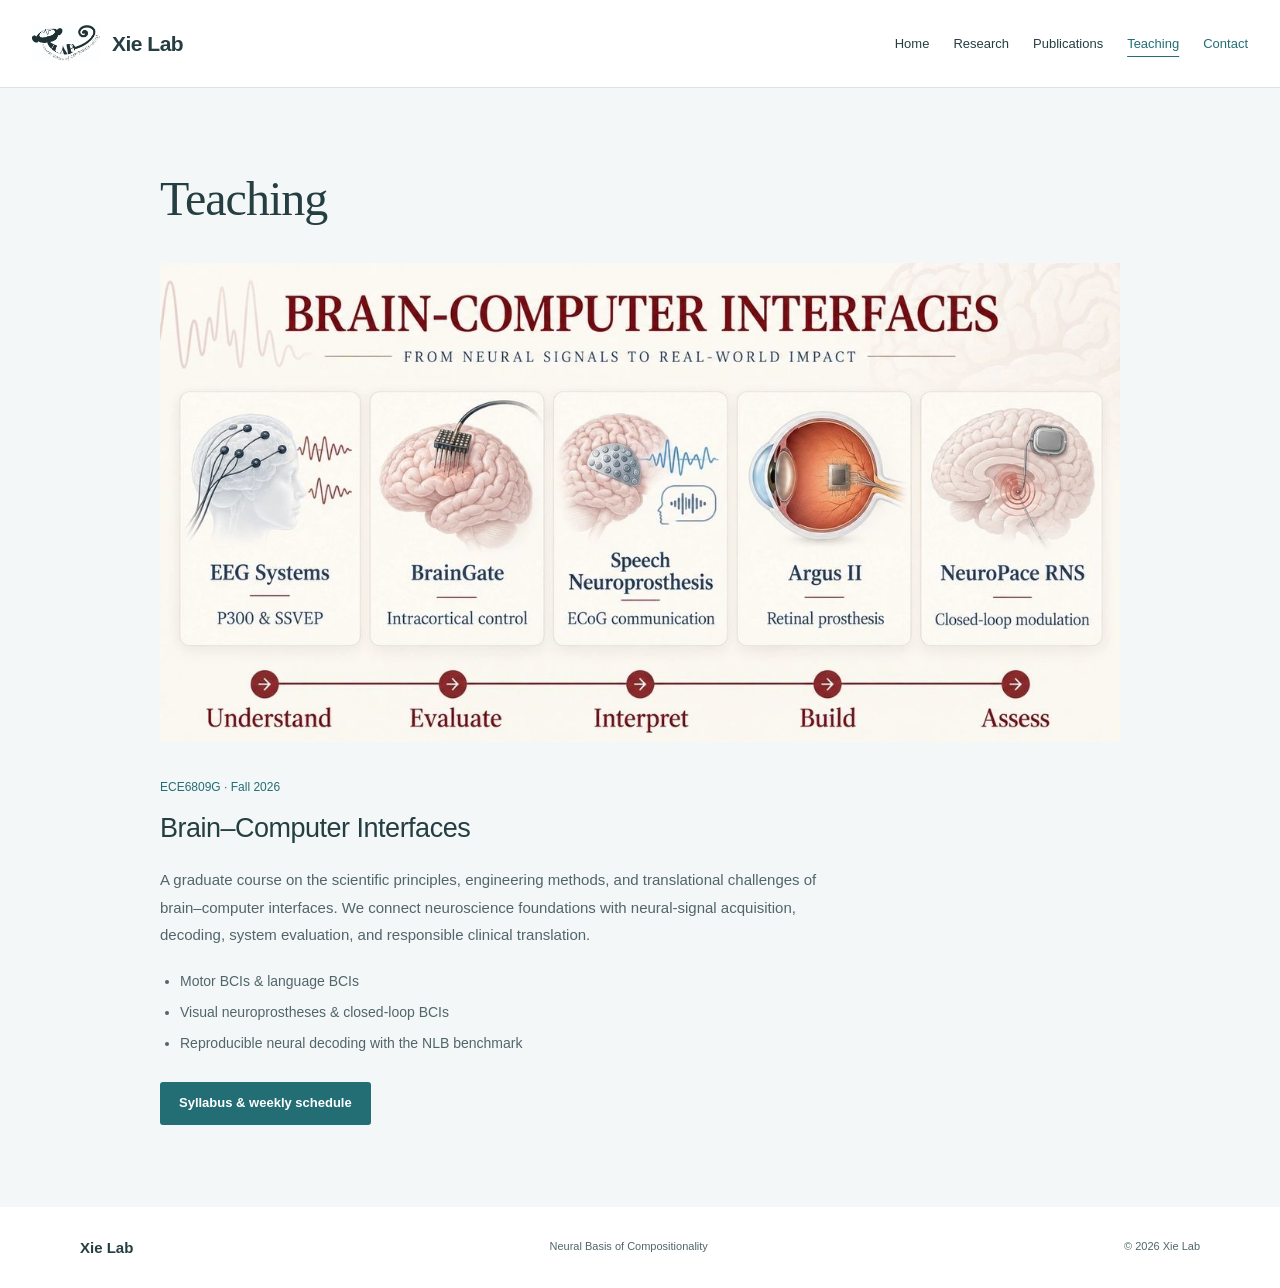
<file: teaching.html>
<!doctype html>
<html lang="en">
<head>
<meta charset="utf-8"><meta name="viewport" content="width=device-width,initial-scale=1">
<meta name="description" content="Courses and teaching resources from Xie Lab, including Brain–Computer Interfaces.">
<title>Teaching · Xie Lab</title>
<link rel="icon" href="assets/lab-logo.jpg"><link rel="stylesheet" href="styles.css?v=14">
</head>
<body>
<a class="skip" href="#main">Skip to content</a>
<header class="header"><a class="brand" href="index.html" aria-label="Xie Lab home"><img src="assets/lab-logo.jpg" alt="Xie Lab" width="105" height="57"><span>Xie Lab</span></a><button class="menu-toggle" aria-expanded="false" aria-controls="navigation">Menu</button><nav id="navigation" aria-label="Main navigation"><a href="index.html">Home</a><a href="research.html">Research</a><a href="publications.html">Publications</a><a href="teaching.html" aria-current="page">Teaching</a><a class="nav-contact" href="contact.html">Contact</a></nav></header>
<main id="main" class="tinted-page">
<section class="teaching-section" id="teaching"><div class="section wrap"><div class="section-heading"><h1 class="page-title">Teaching</h1></div><div class="teaching-grid"><figure><img src="assets/bci-course-hero.png" alt="Brain–computer interface teaching illustration showing motor, speech, visual, and closed-loop interfaces" width="1240" height="619"></figure><div class="teaching-copy"><p class="course-code">ECE6809G · Fall 2026</p><h2>Brain–Computer Interfaces</h2><p>A graduate course on the scientific principles, engineering methods, and translational challenges of brain–computer interfaces. We connect neuroscience foundations with neural-signal acquisition, decoding, system evaluation, and responsible clinical translation.</p><ul class="course-topics"><li>Motor BCIs &amp; language BCIs</li><li>Visual neuroprostheses &amp; closed-loop BCIs</li><li>Reproducible neural decoding with the NLB benchmark</li></ul><a class="button" href="brain-computer-interfaces.html">Syllabus &amp; weekly schedule</a></div></div></div></section>
</main>
<footer class="wrap"><a href="index.html">Xie Lab</a><span>Neural Basis of Compositionality</span><span>© 2026 Xie Lab</span></footer>
<script src="script.js?v=8"></script>
</body></html>
</file>
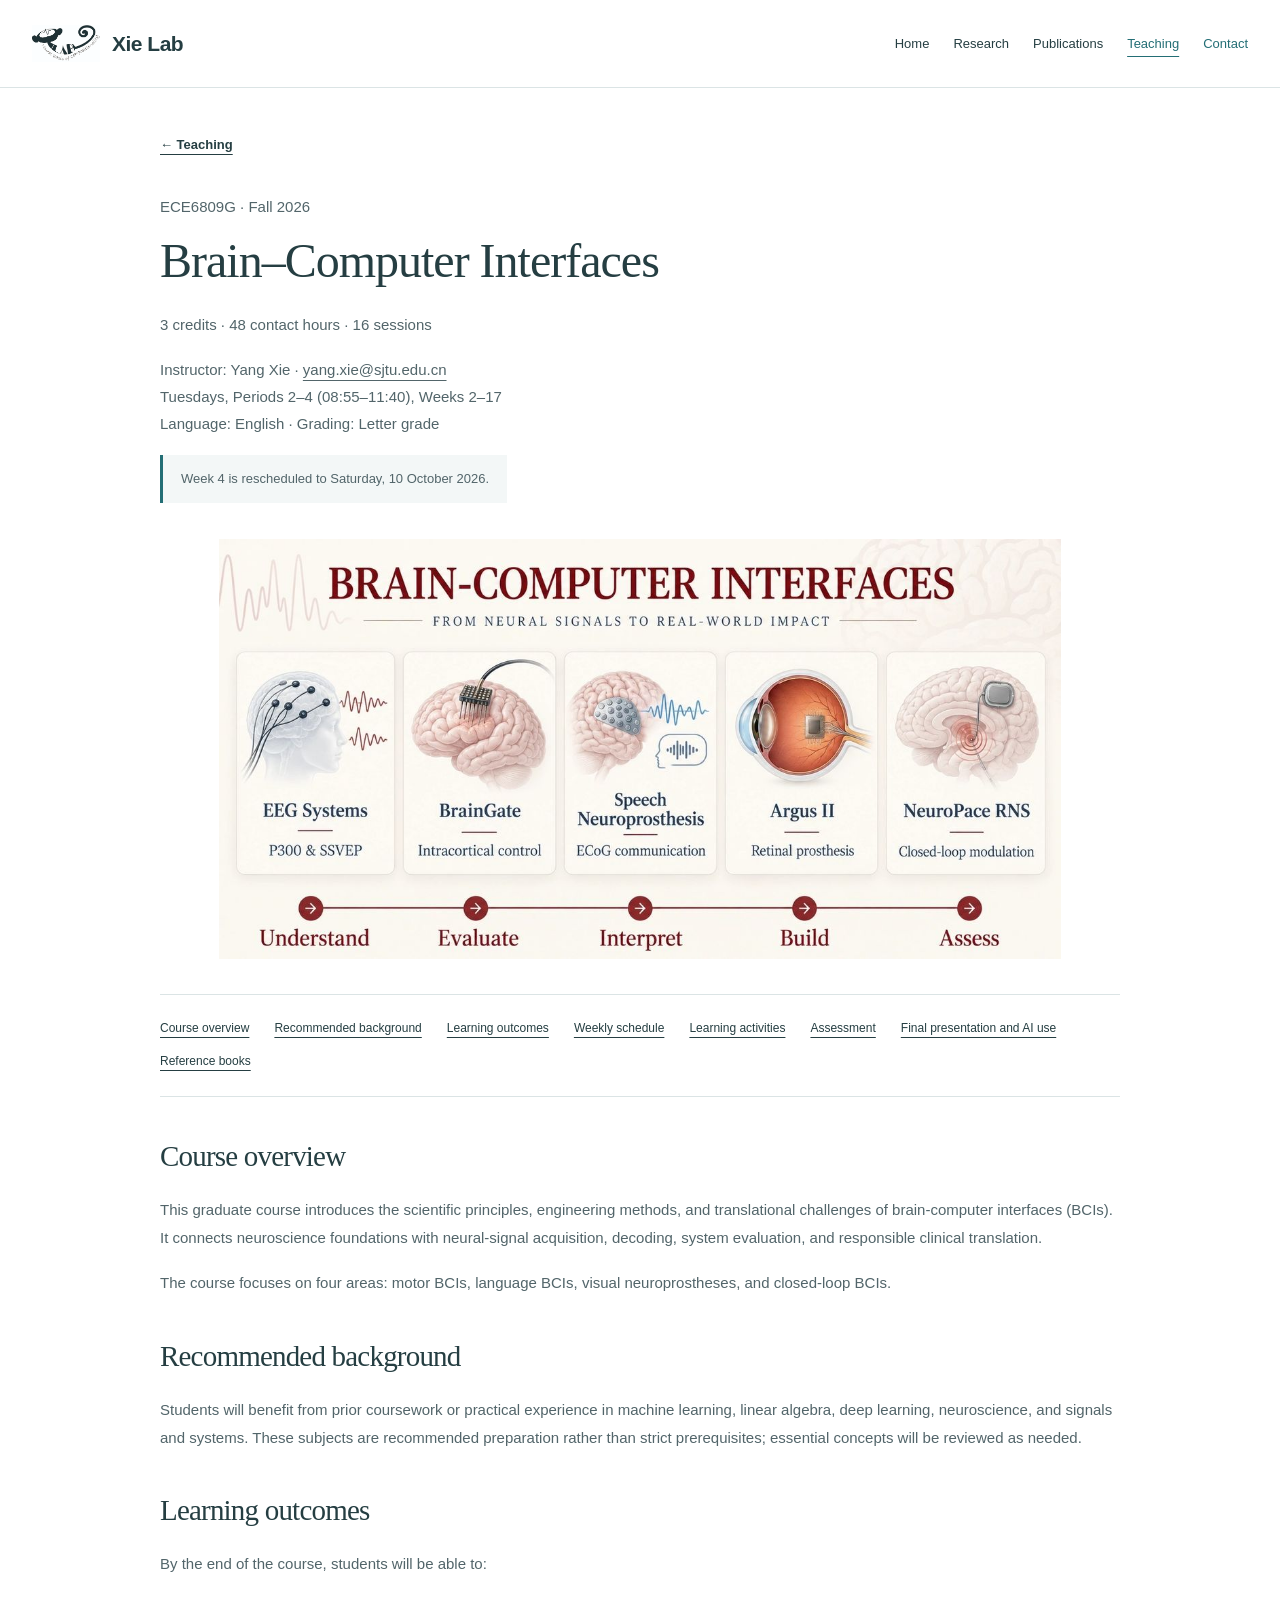
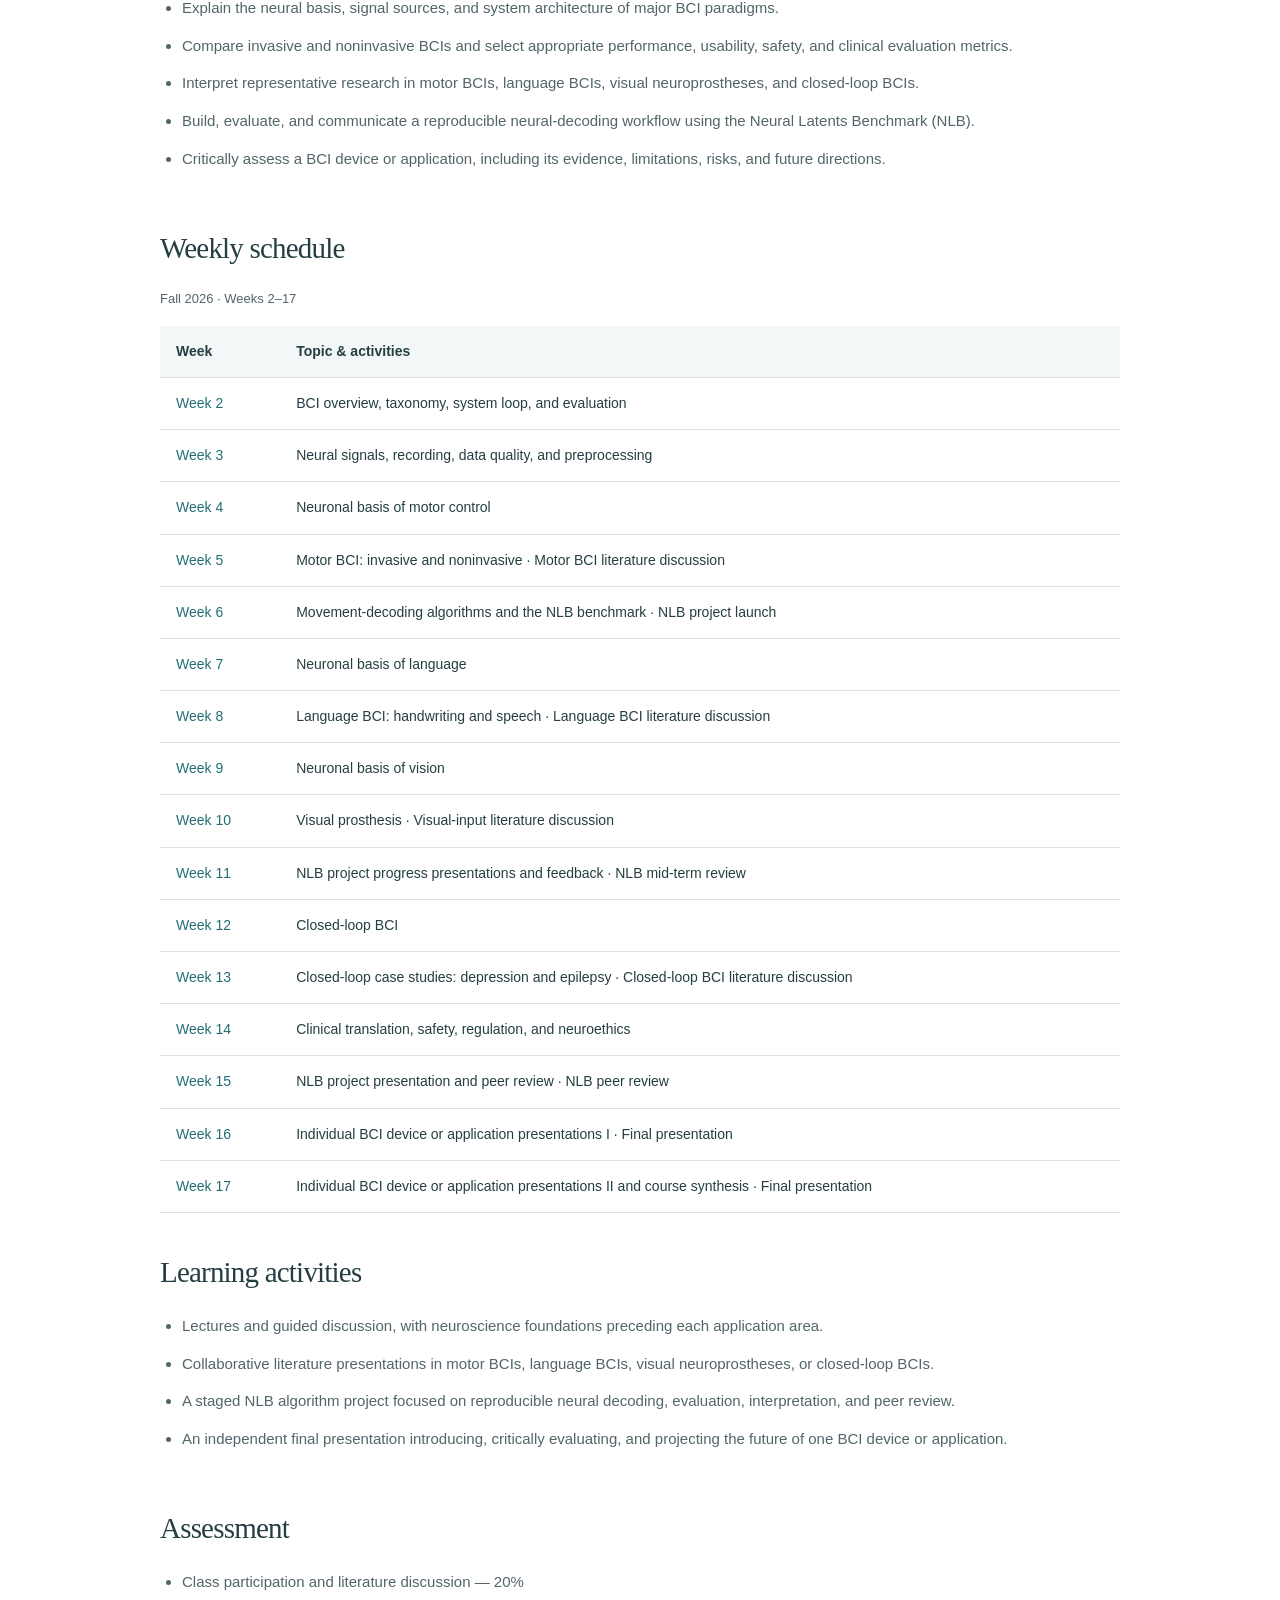
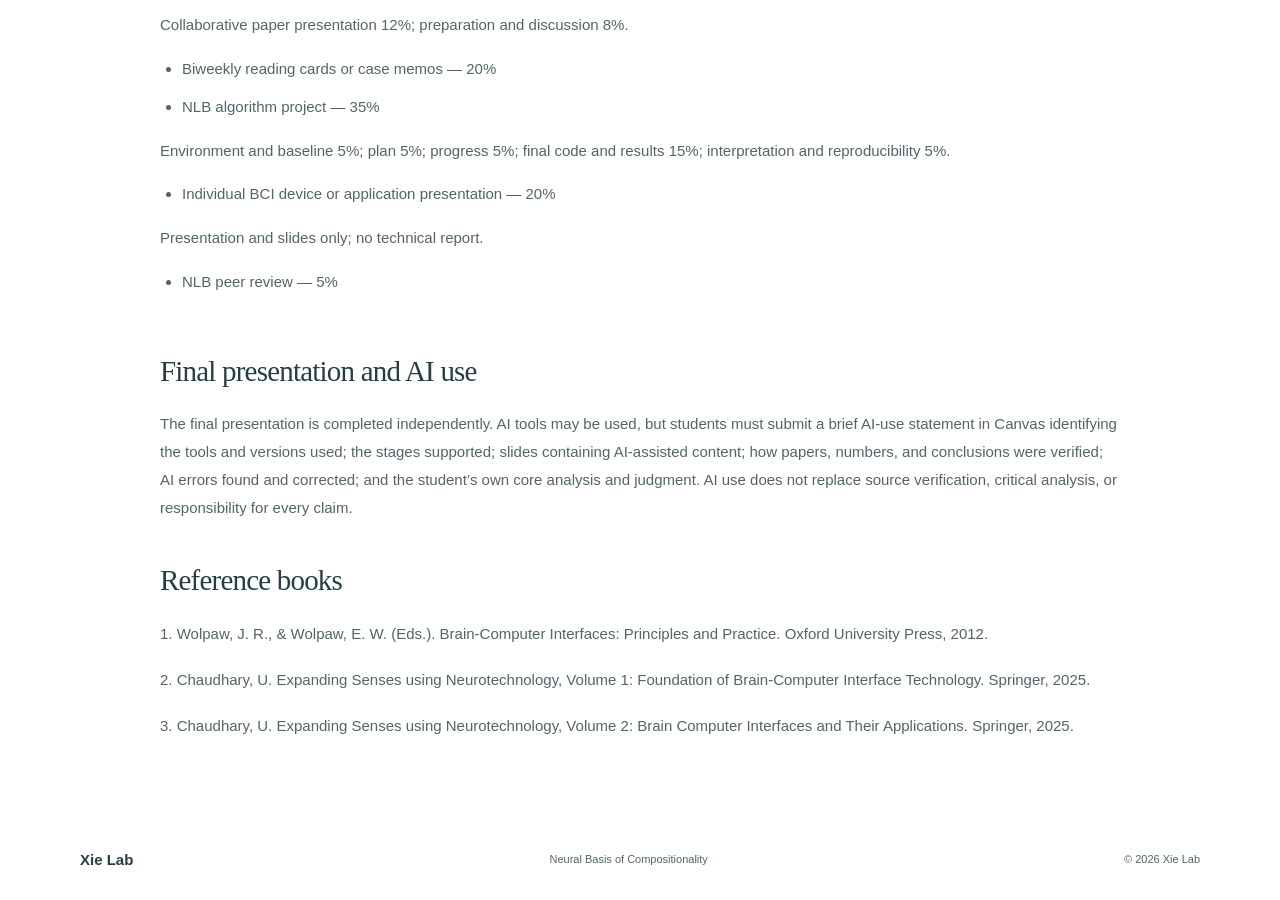
<file: xie-lab/brain-computer-interfaces.html>
<!doctype html>
<html lang="en"><head><meta charset="utf-8"><meta name="viewport" content="width=device-width,initial-scale=1"><title>Xie Lab · New address</title><link rel="canonical" href="https://xielab-babellib.github.io/brain-computer-interfaces.html"><script>location.replace('https://xielab-babellib.github.io/brain-computer-interfaces.html' + location.search + location.hash);</script><noscript><meta http-equiv="refresh" content="0;url=https://xielab-babellib.github.io/brain-computer-interfaces.html"></noscript></head><body><p>Xie Lab has moved to <a href="https://xielab-babellib.github.io/brain-computer-interfaces.html">https://xielab-babellib.github.io/brain-computer-interfaces.html</a>.</p></body></html>
</file>
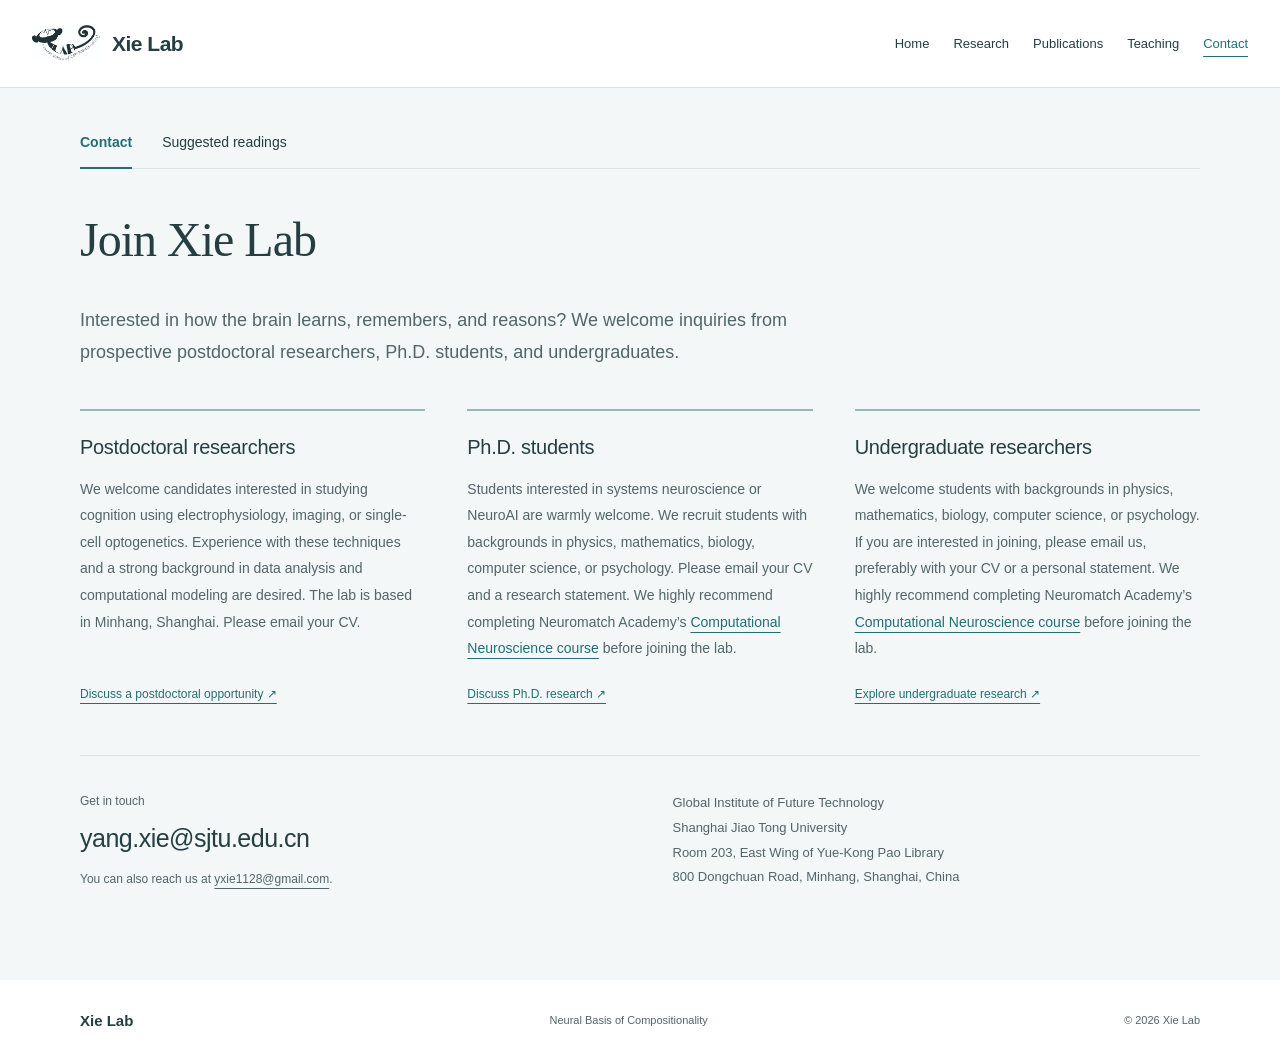
<file: xie-lab/contact.html>
<!doctype html>
<html lang="en"><head><meta charset="utf-8"><meta name="viewport" content="width=device-width,initial-scale=1"><title>Xie Lab · New address</title><link rel="canonical" href="https://xielab-babellib.github.io/contact.html"><script>location.replace('https://xielab-babellib.github.io/contact.html' + location.search + location.hash);</script><noscript><meta http-equiv="refresh" content="0;url=https://xielab-babellib.github.io/contact.html"></noscript></head><body><p>Xie Lab has moved to <a href="https://xielab-babellib.github.io/contact.html">https://xielab-babellib.github.io/contact.html</a>.</p></body></html>
</file>
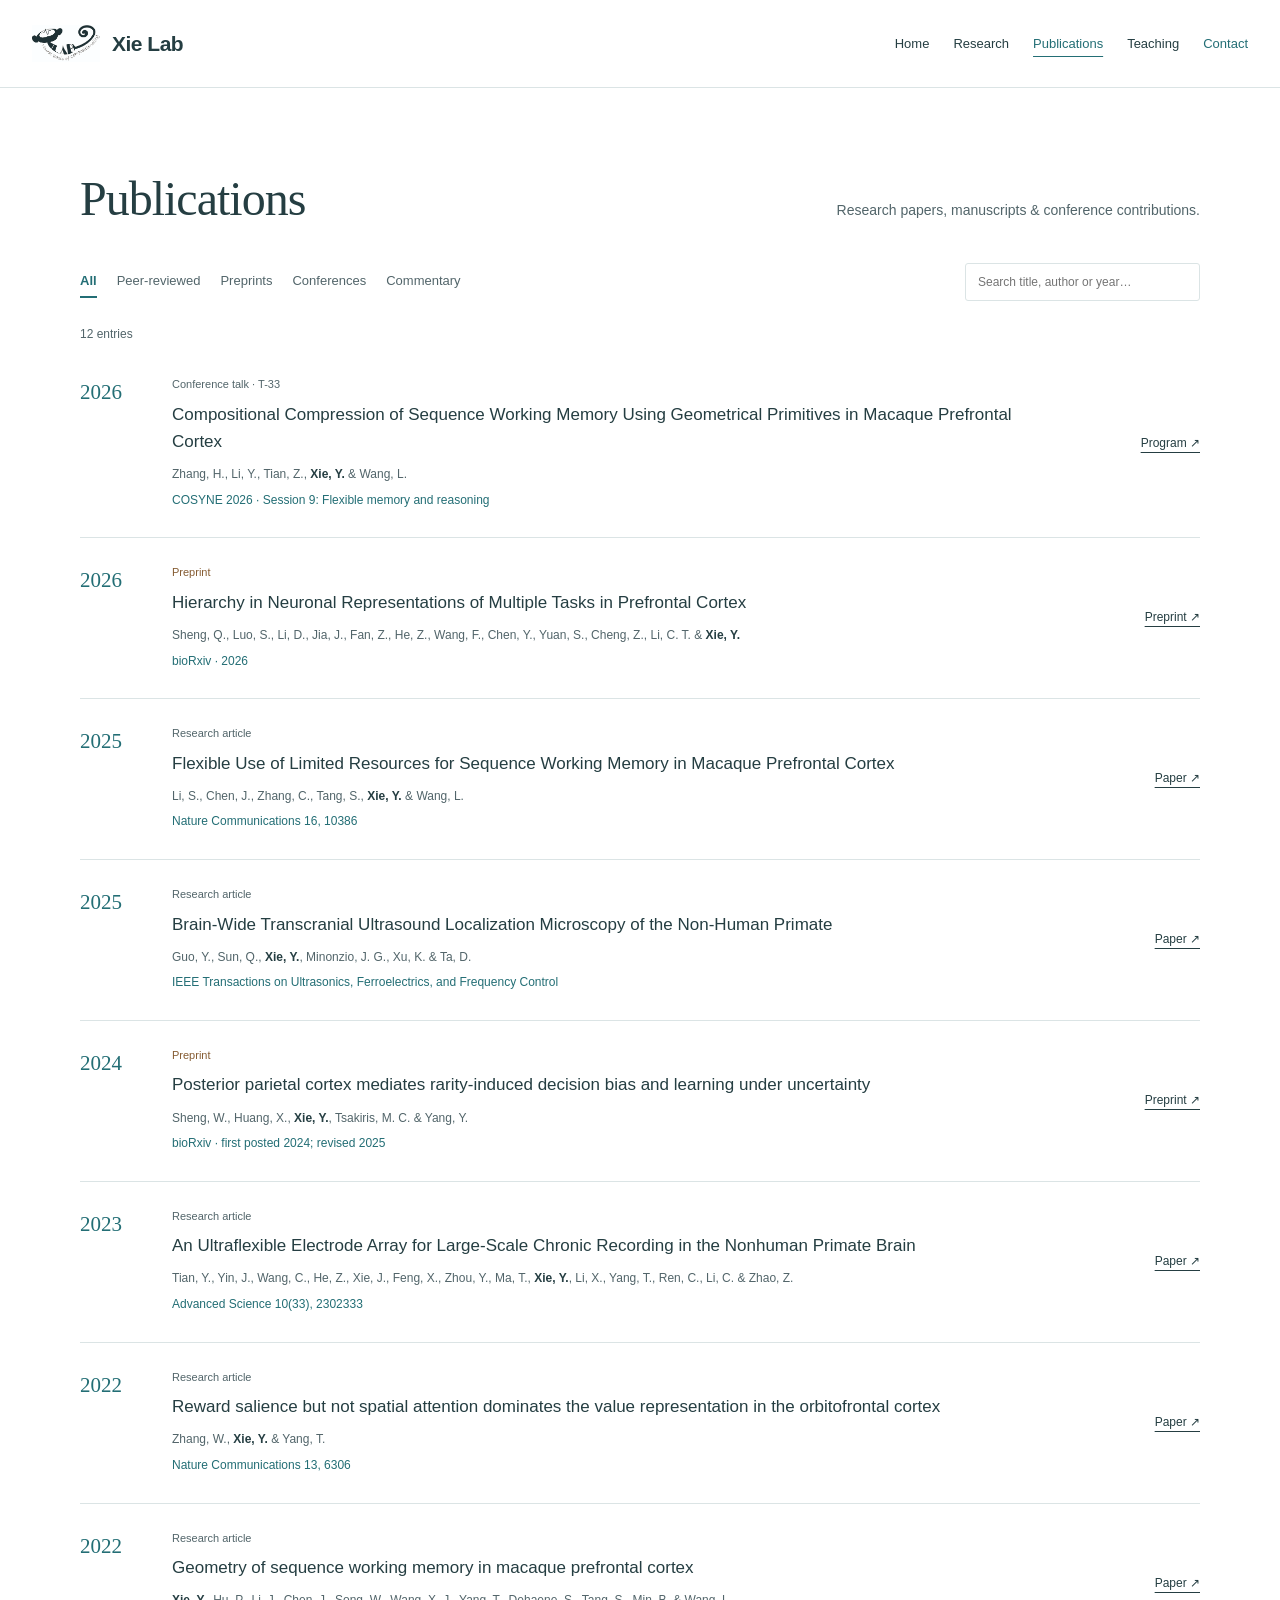
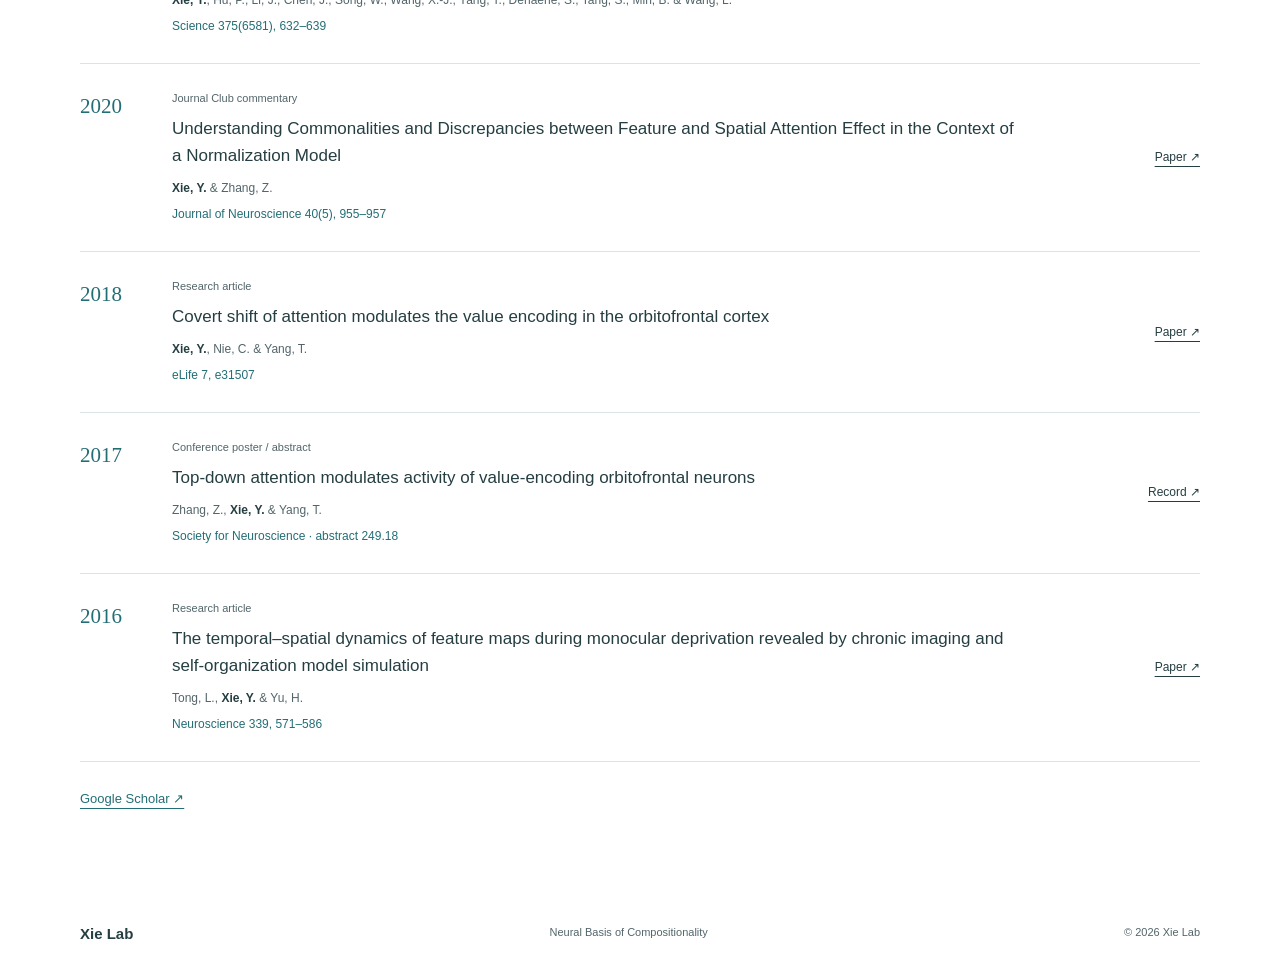
<file: xie-lab/publications.html>
<!doctype html>
<html lang="en"><head><meta charset="utf-8"><meta name="viewport" content="width=device-width,initial-scale=1"><title>Xie Lab · New address</title><link rel="canonical" href="https://xielab-babellib.github.io/publications.html"><script>location.replace('https://xielab-babellib.github.io/publications.html' + location.search + location.hash);</script><noscript><meta http-equiv="refresh" content="0;url=https://xielab-babellib.github.io/publications.html"></noscript></head><body><p>Xie Lab has moved to <a href="https://xielab-babellib.github.io/publications.html">https://xielab-babellib.github.io/publications.html</a>.</p></body></html>
</file>
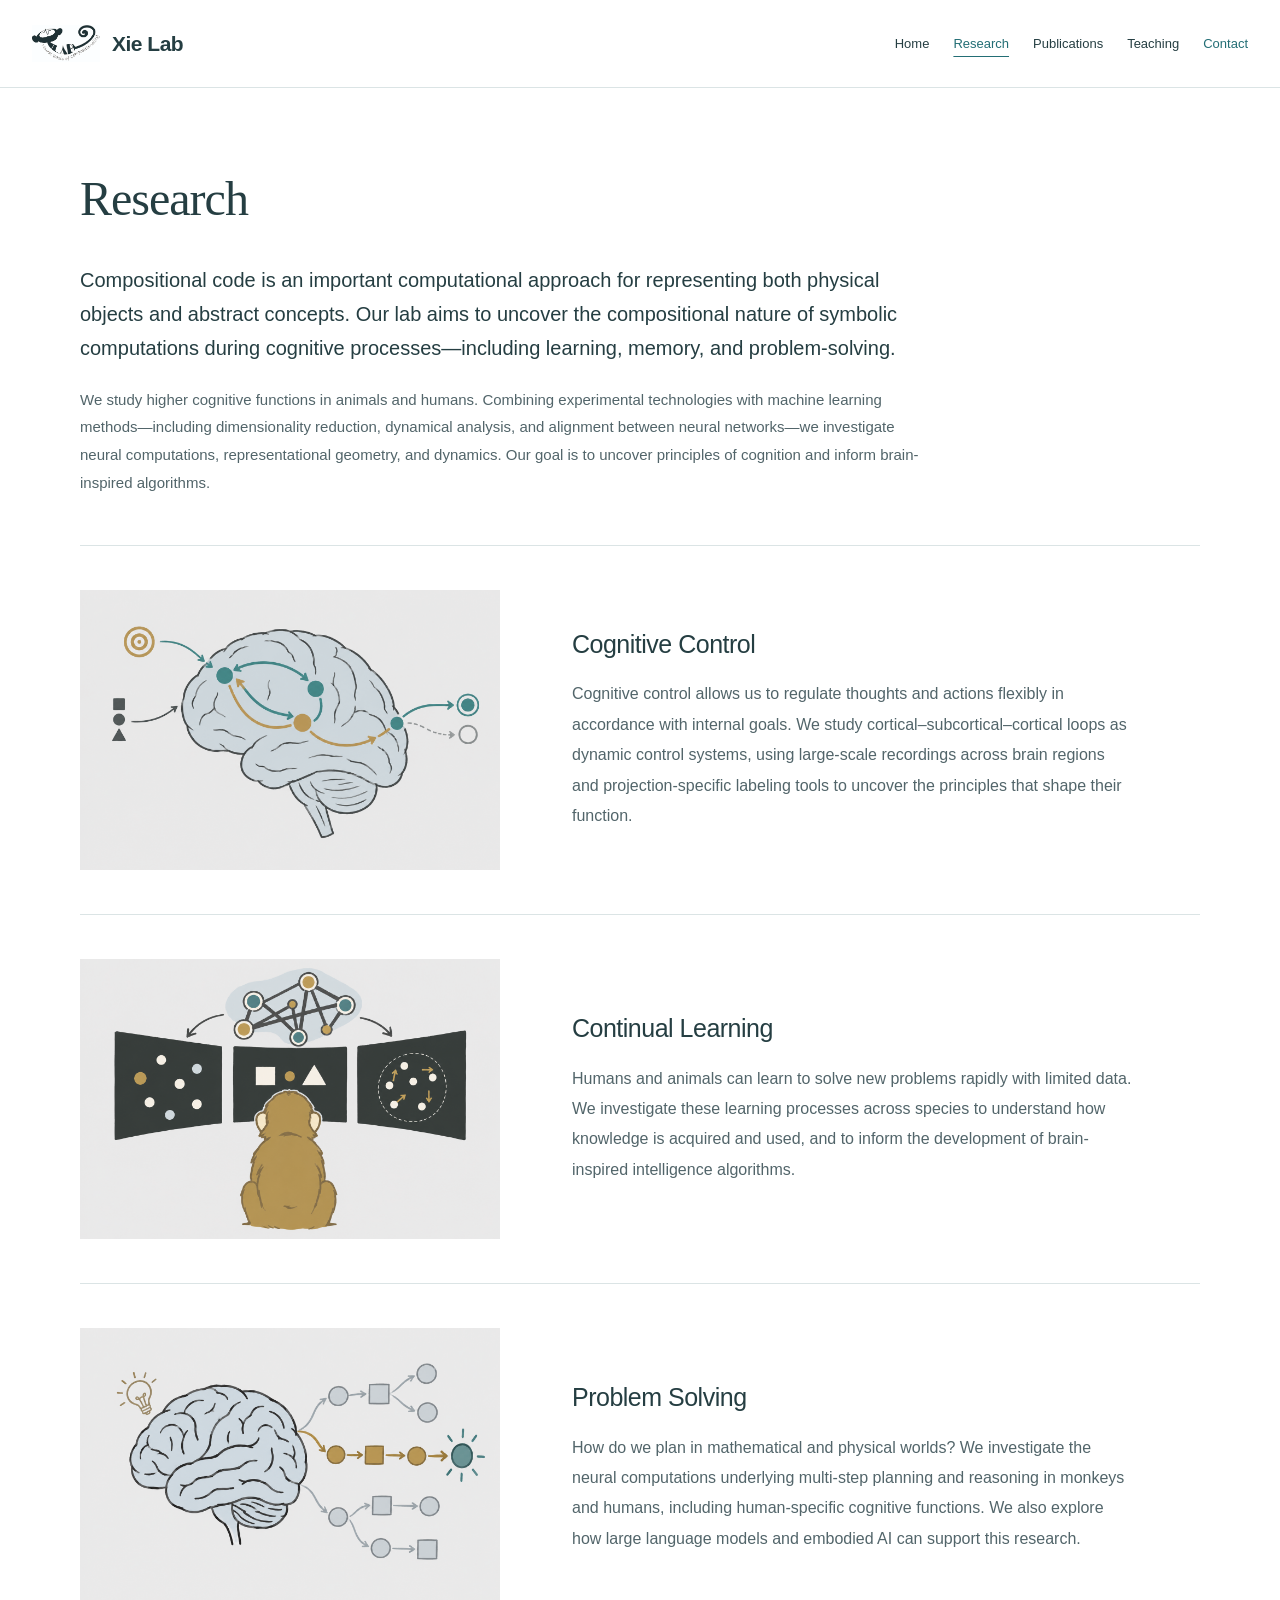
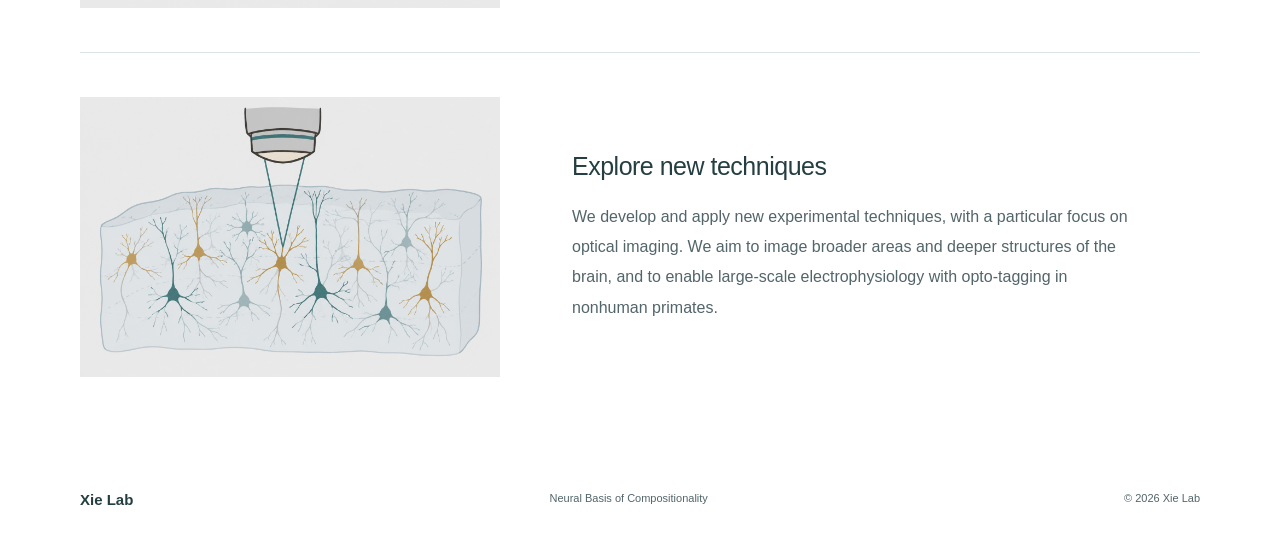
<file: xie-lab/research.html>
<!doctype html>
<html lang="en"><head><meta charset="utf-8"><meta name="viewport" content="width=device-width,initial-scale=1"><title>Xie Lab · New address</title><link rel="canonical" href="https://xielab-babellib.github.io/research.html"><script>location.replace('https://xielab-babellib.github.io/research.html' + location.search + location.hash);</script><noscript><meta http-equiv="refresh" content="0;url=https://xielab-babellib.github.io/research.html"></noscript></head><body><p>Xie Lab has moved to <a href="https://xielab-babellib.github.io/research.html">https://xielab-babellib.github.io/research.html</a>.</p></body></html>
</file>
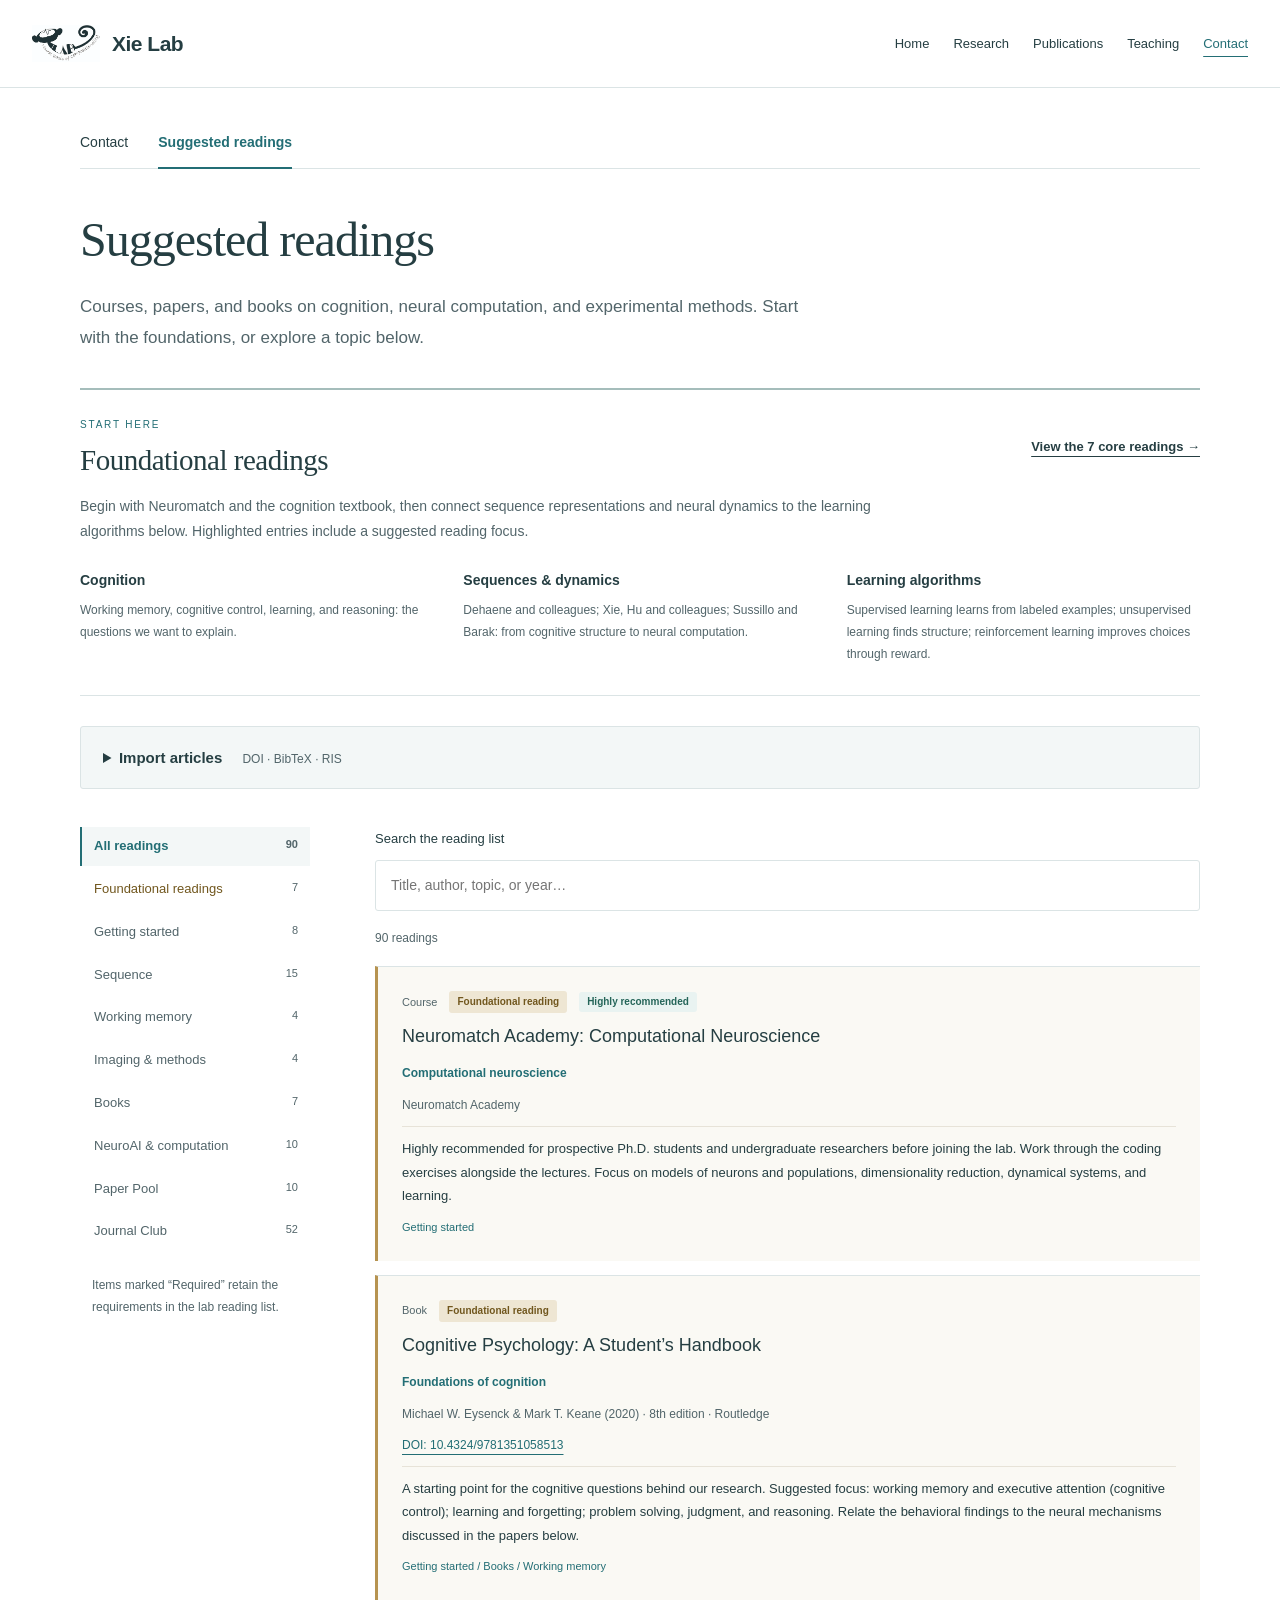
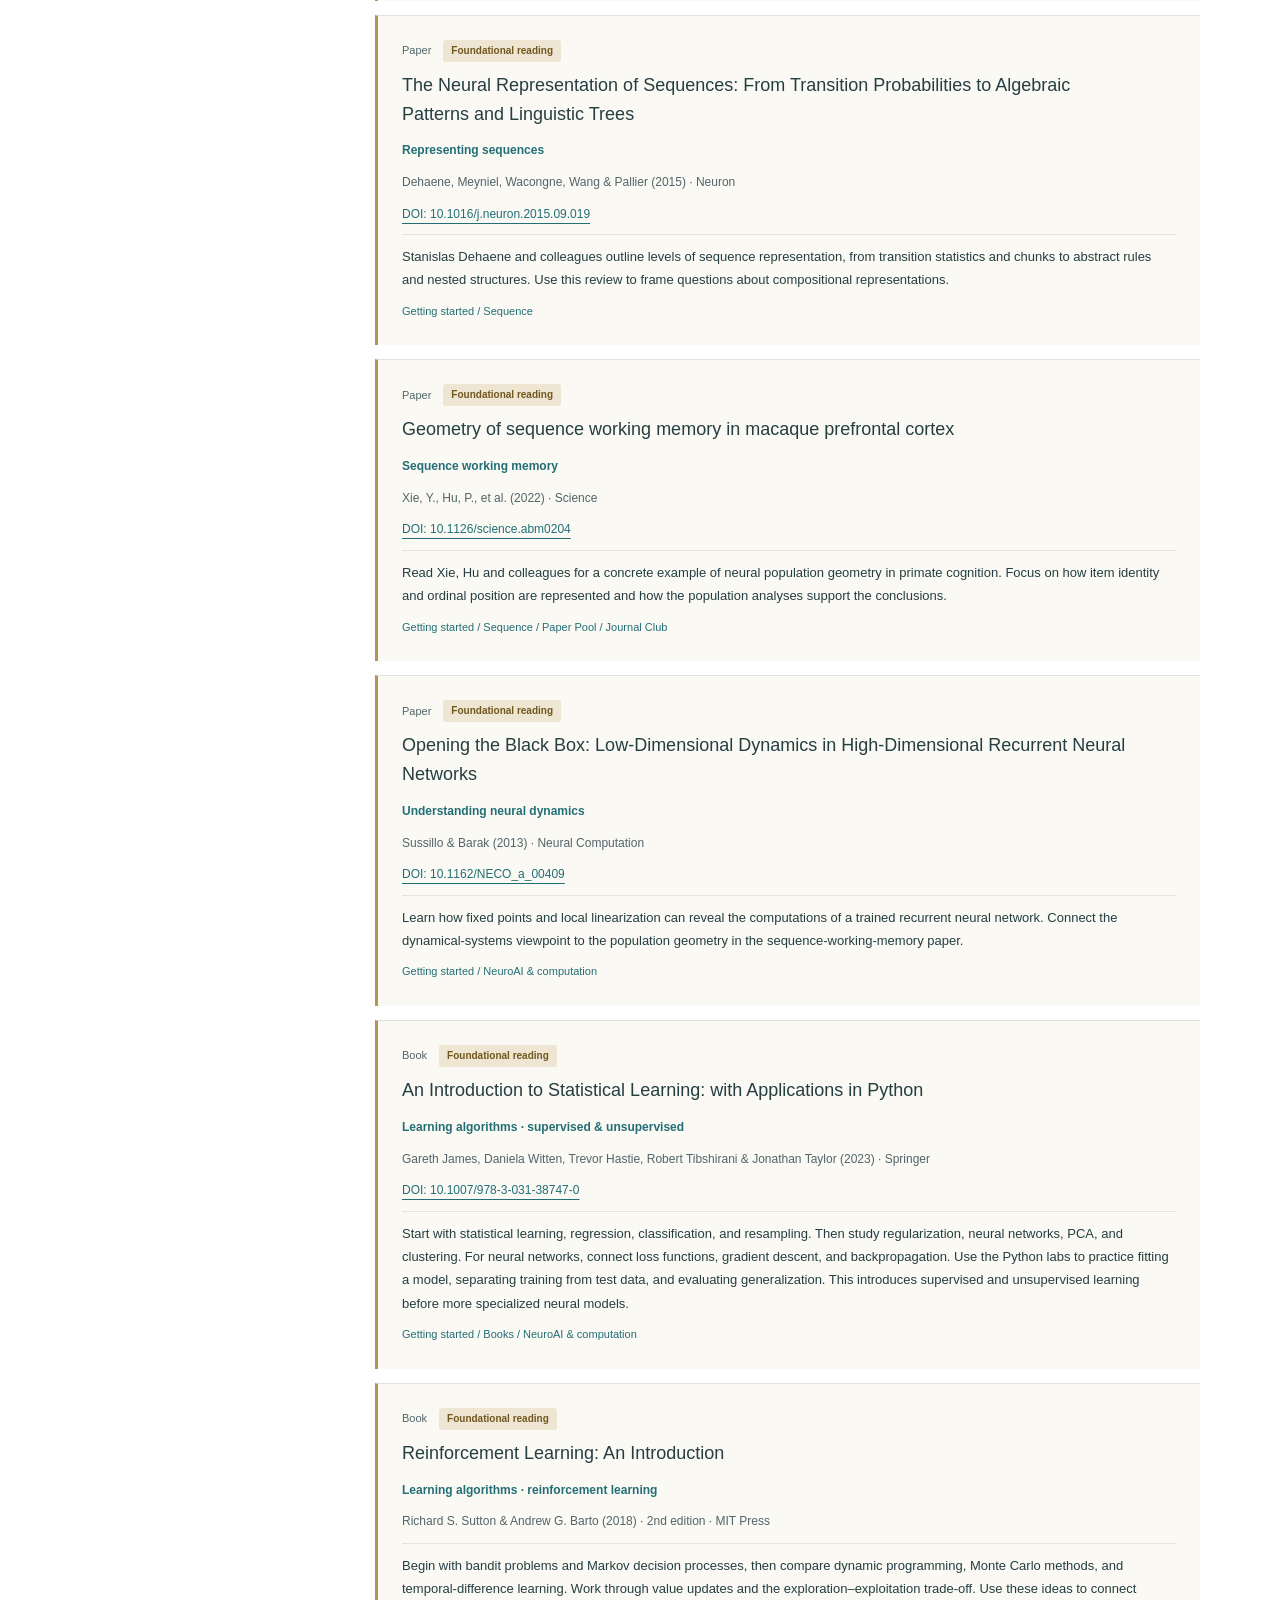
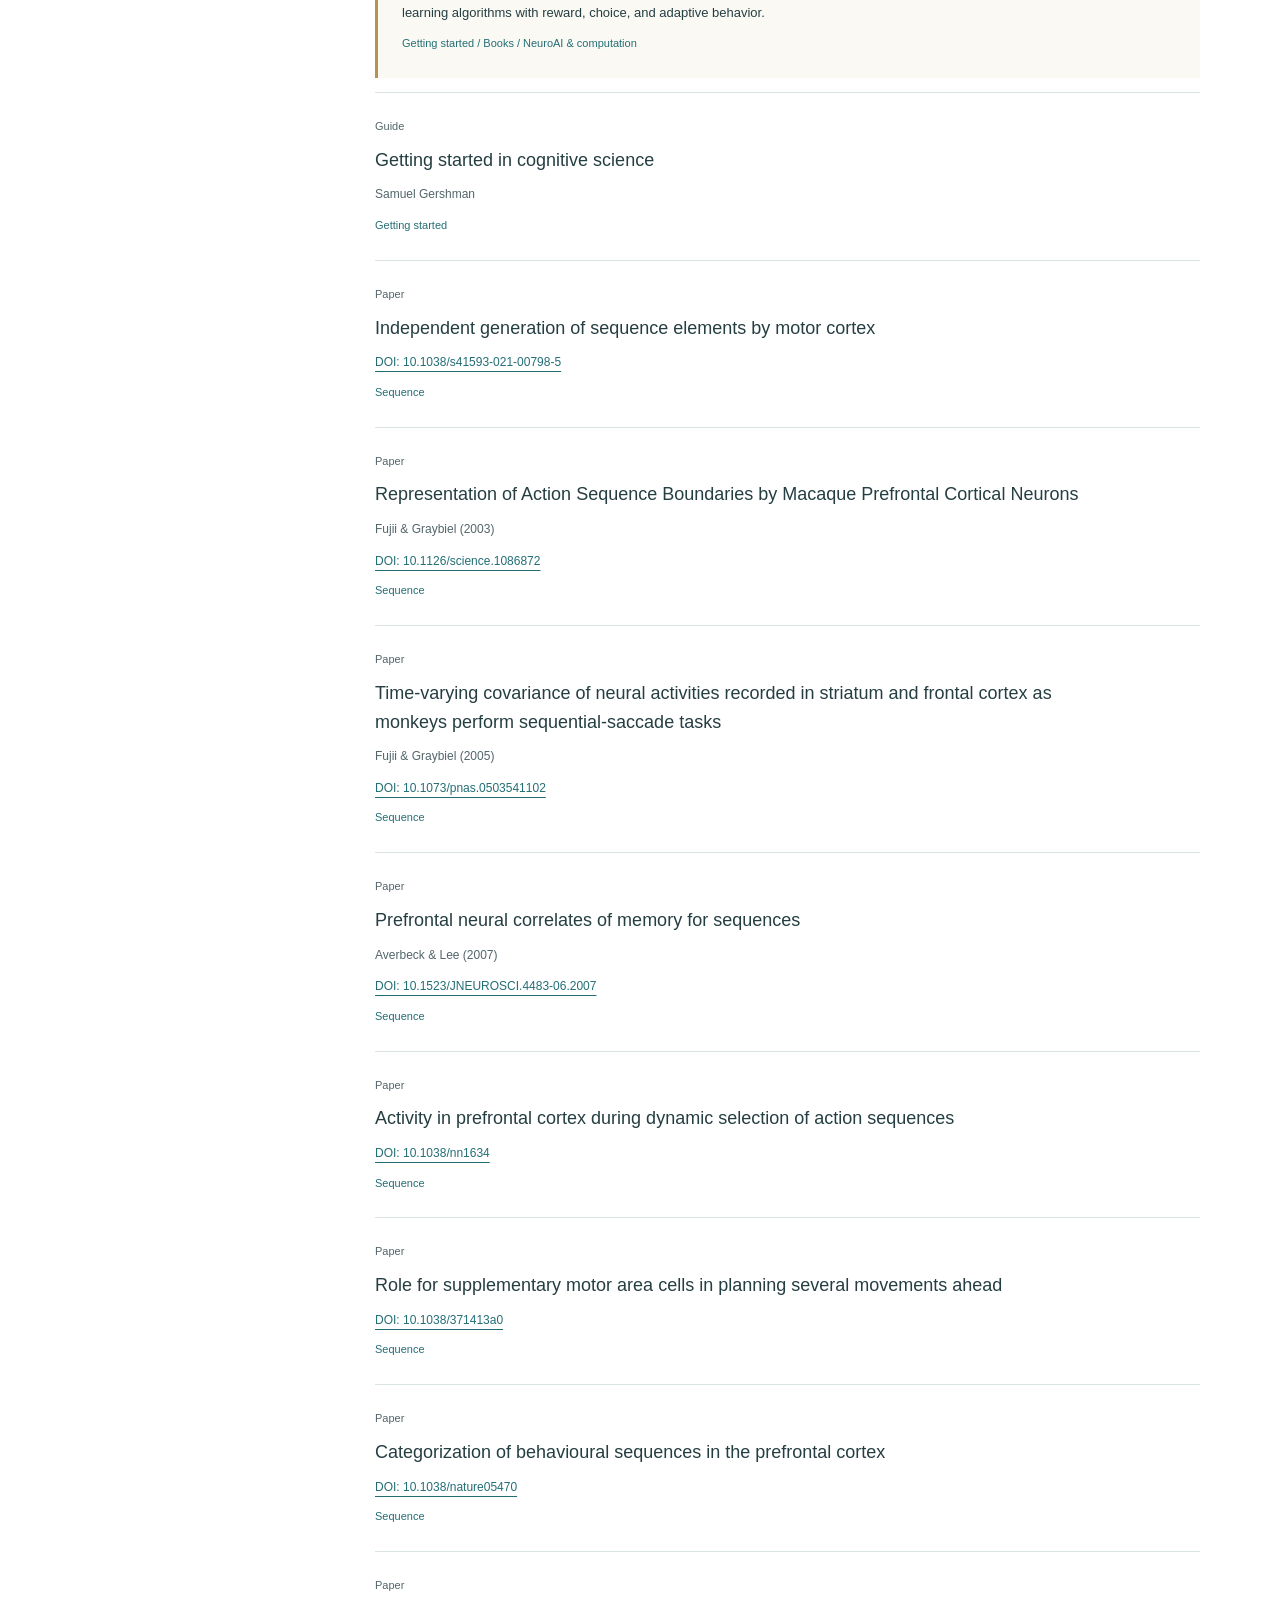
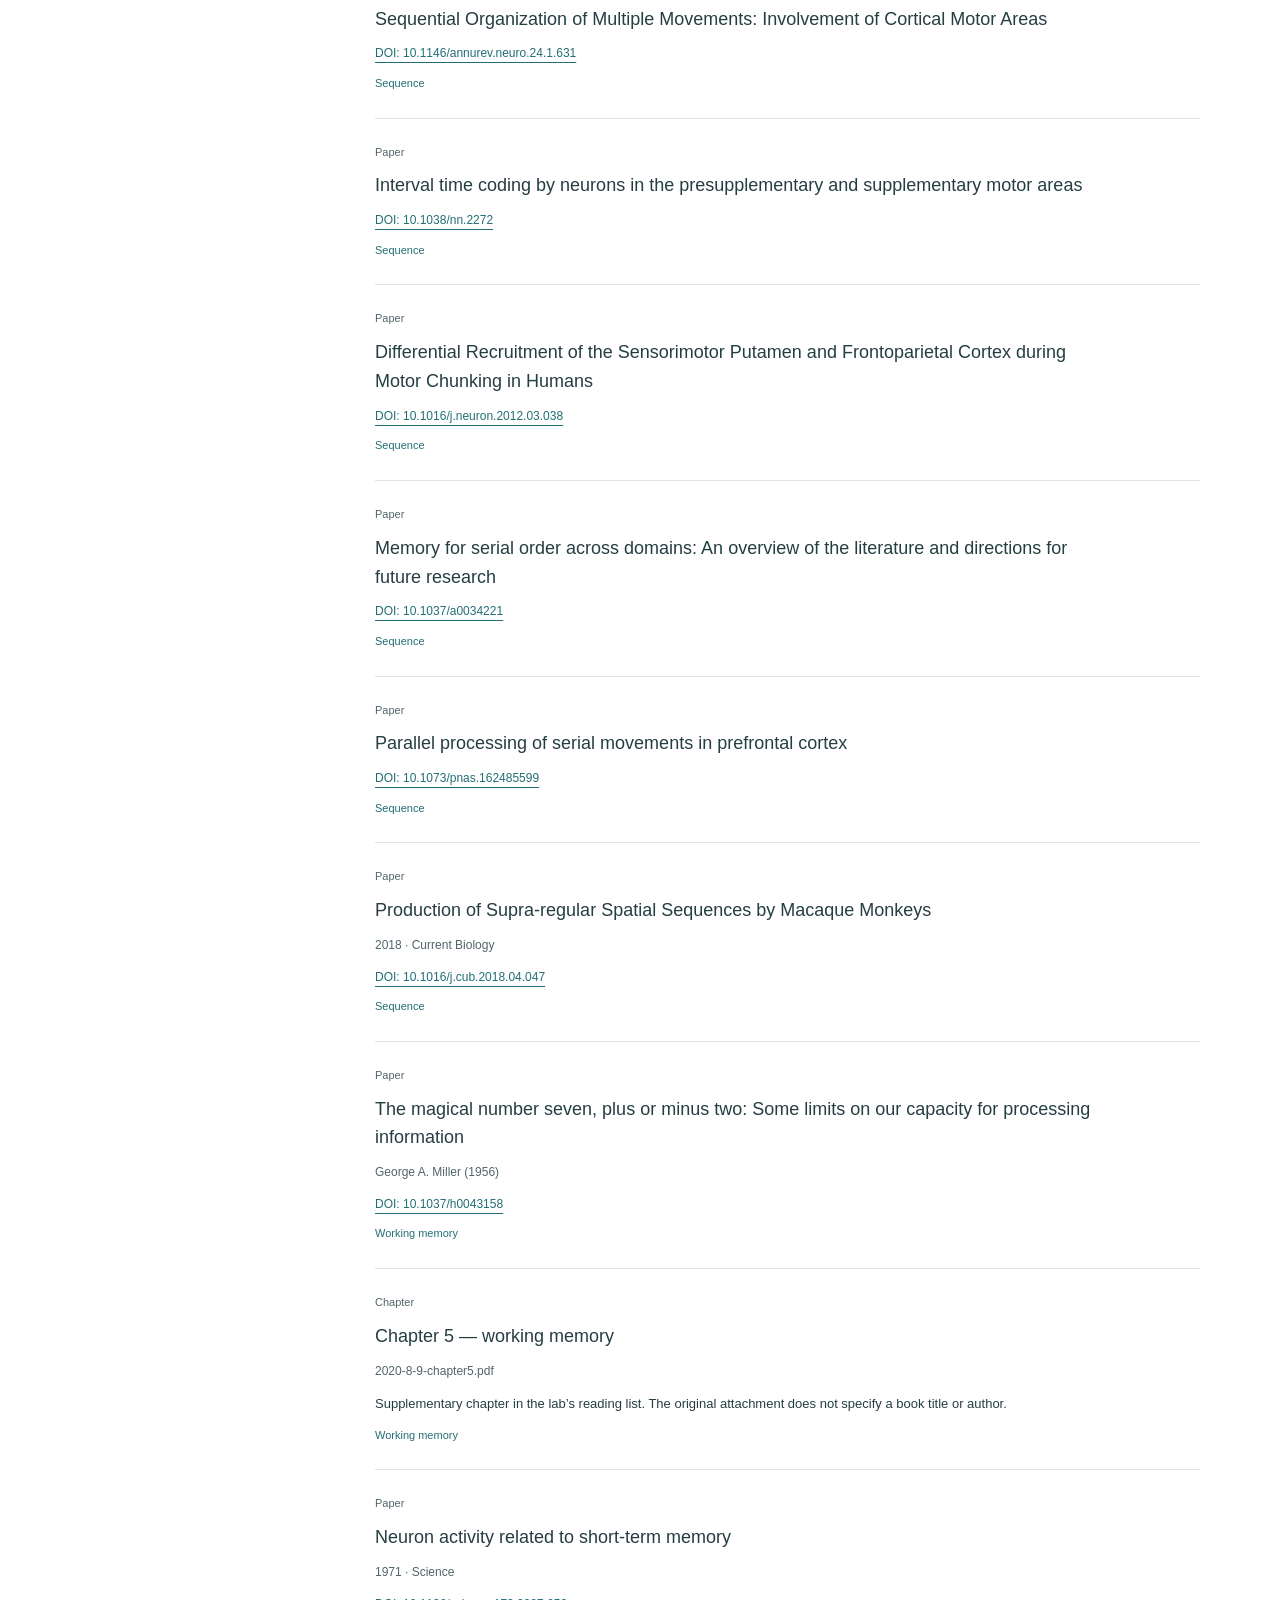
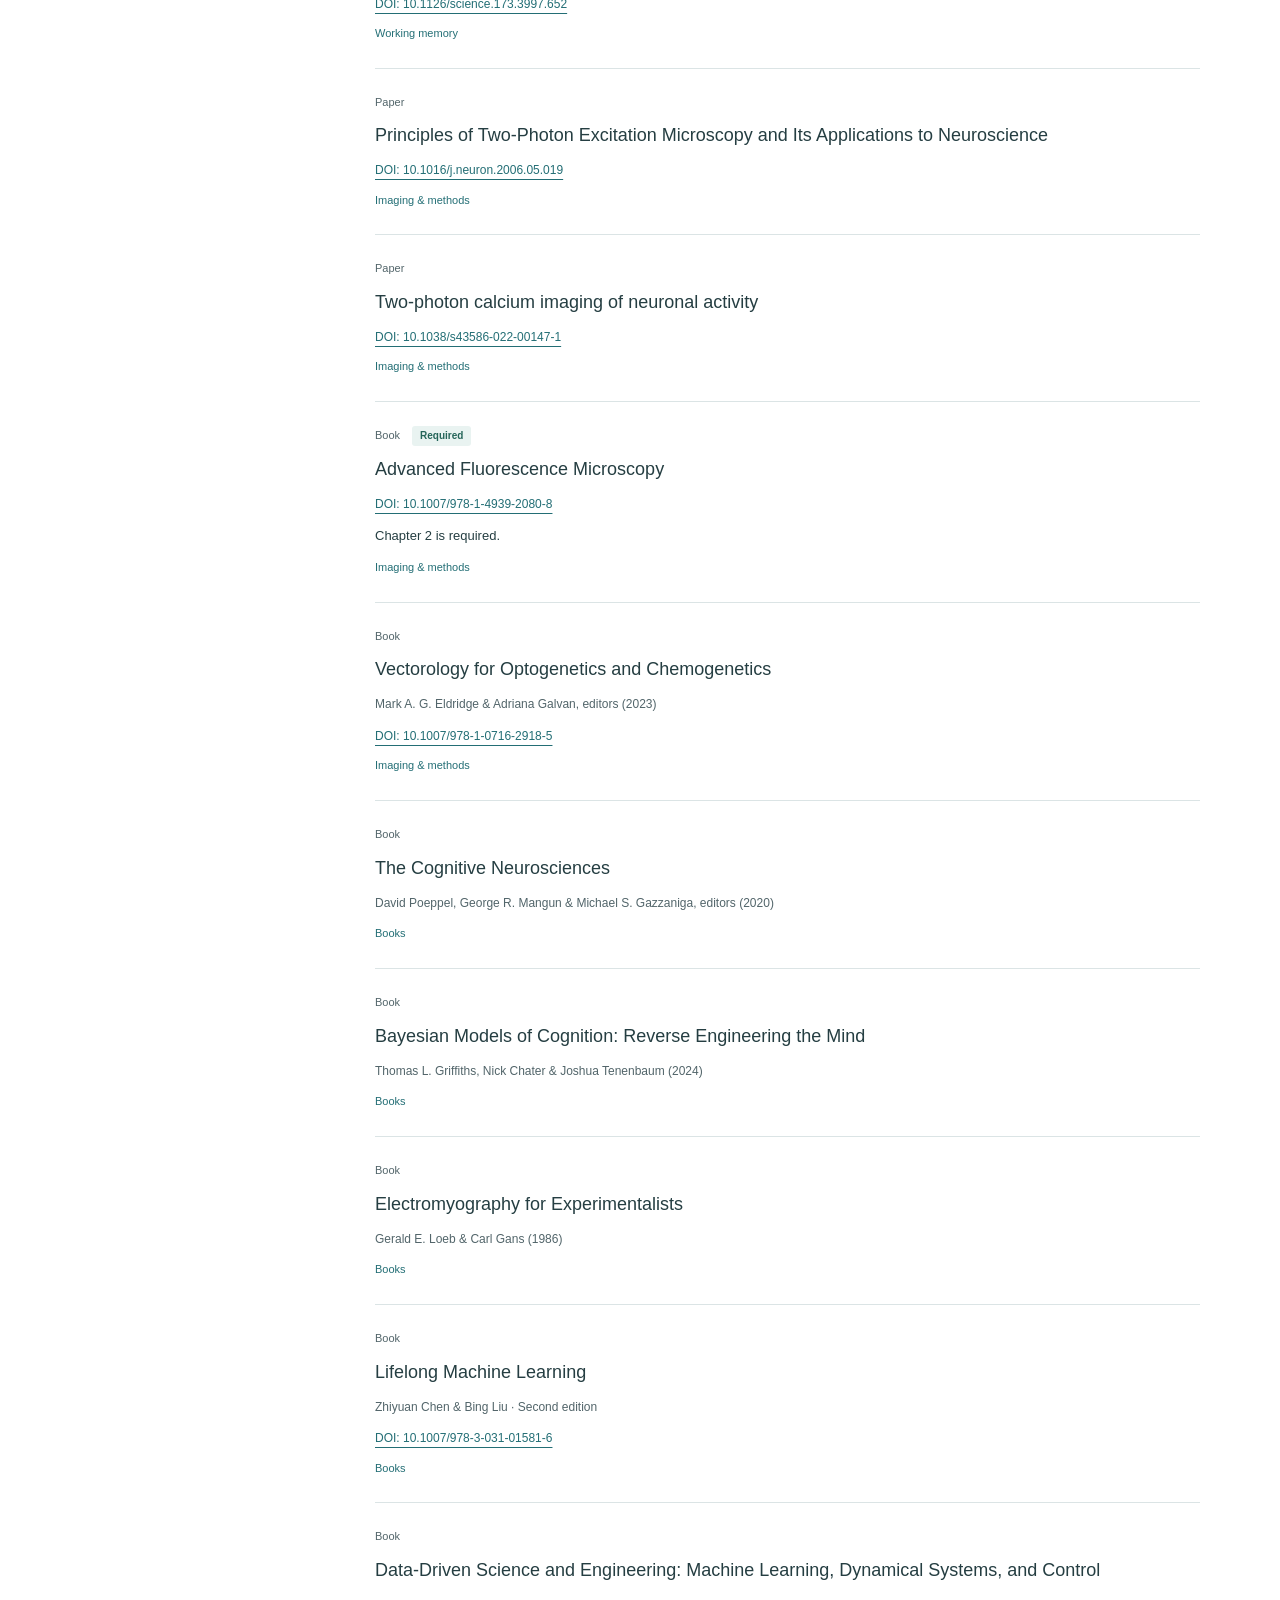
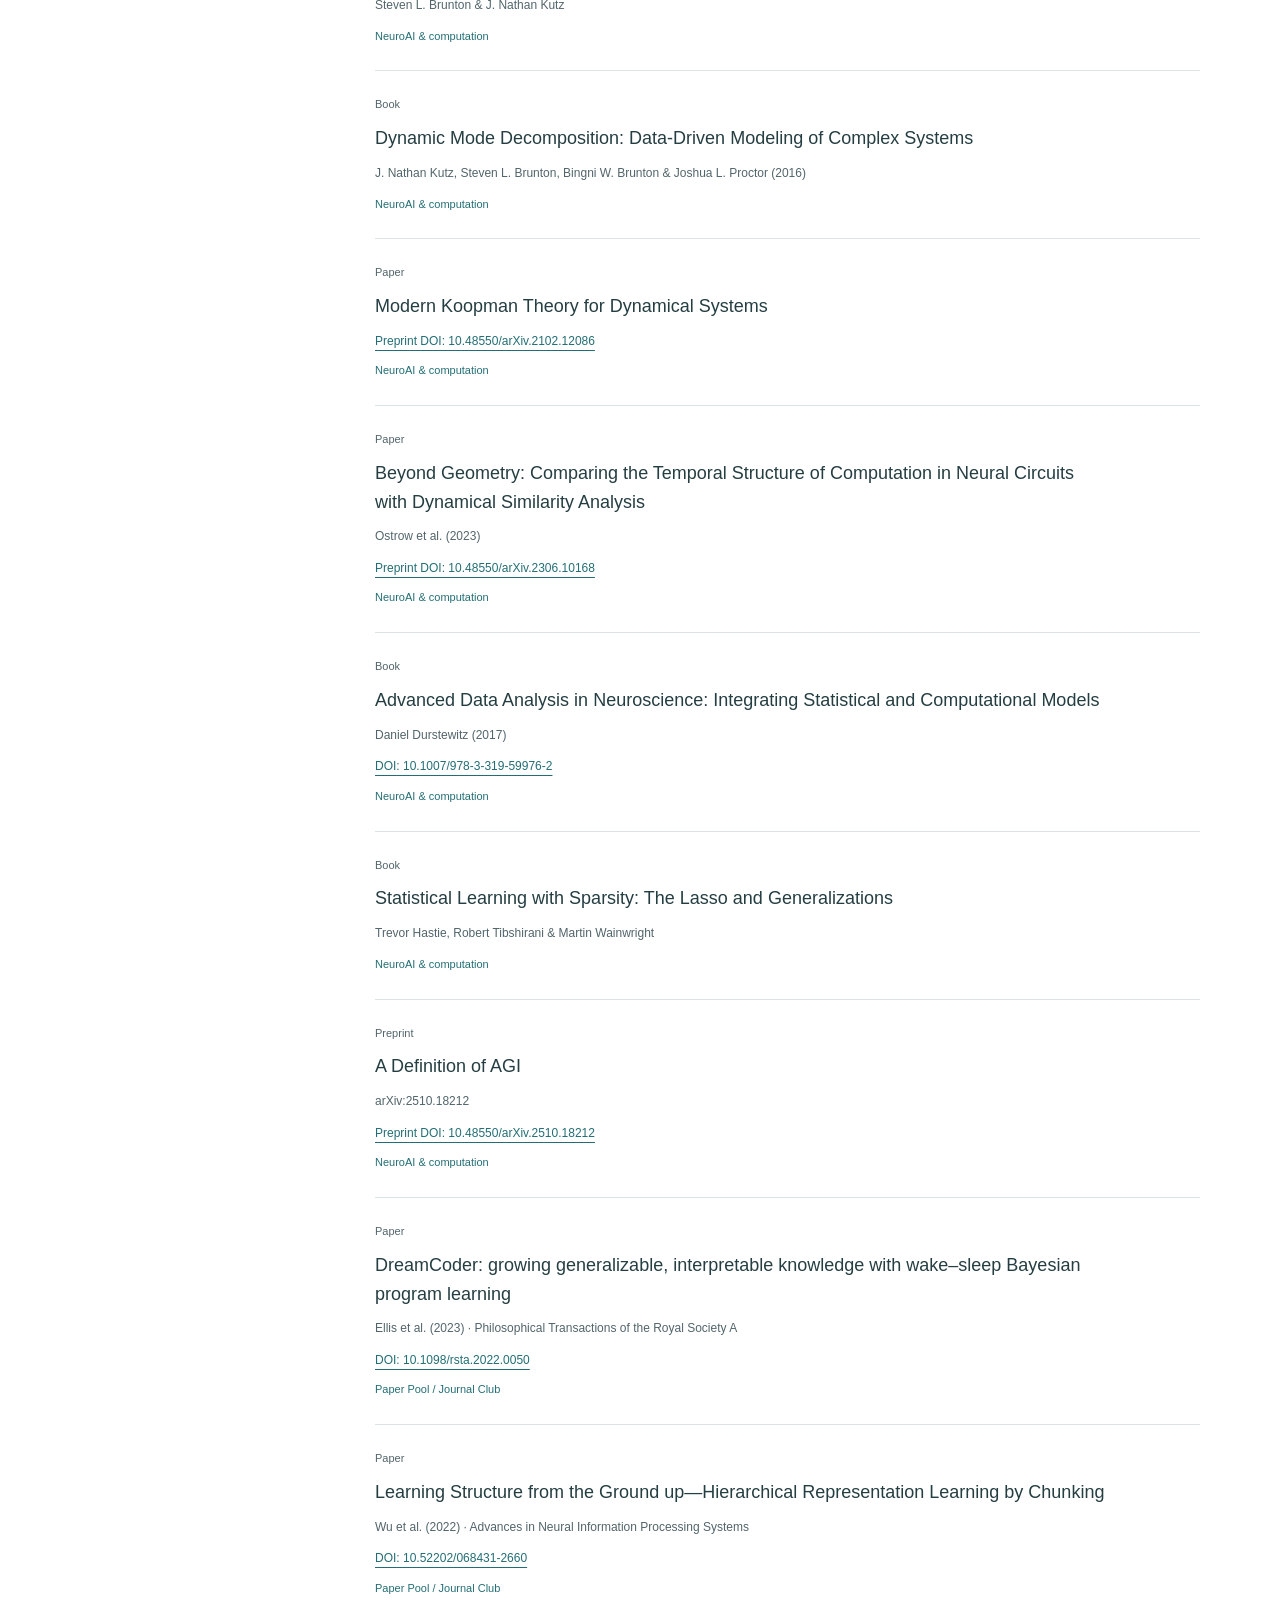
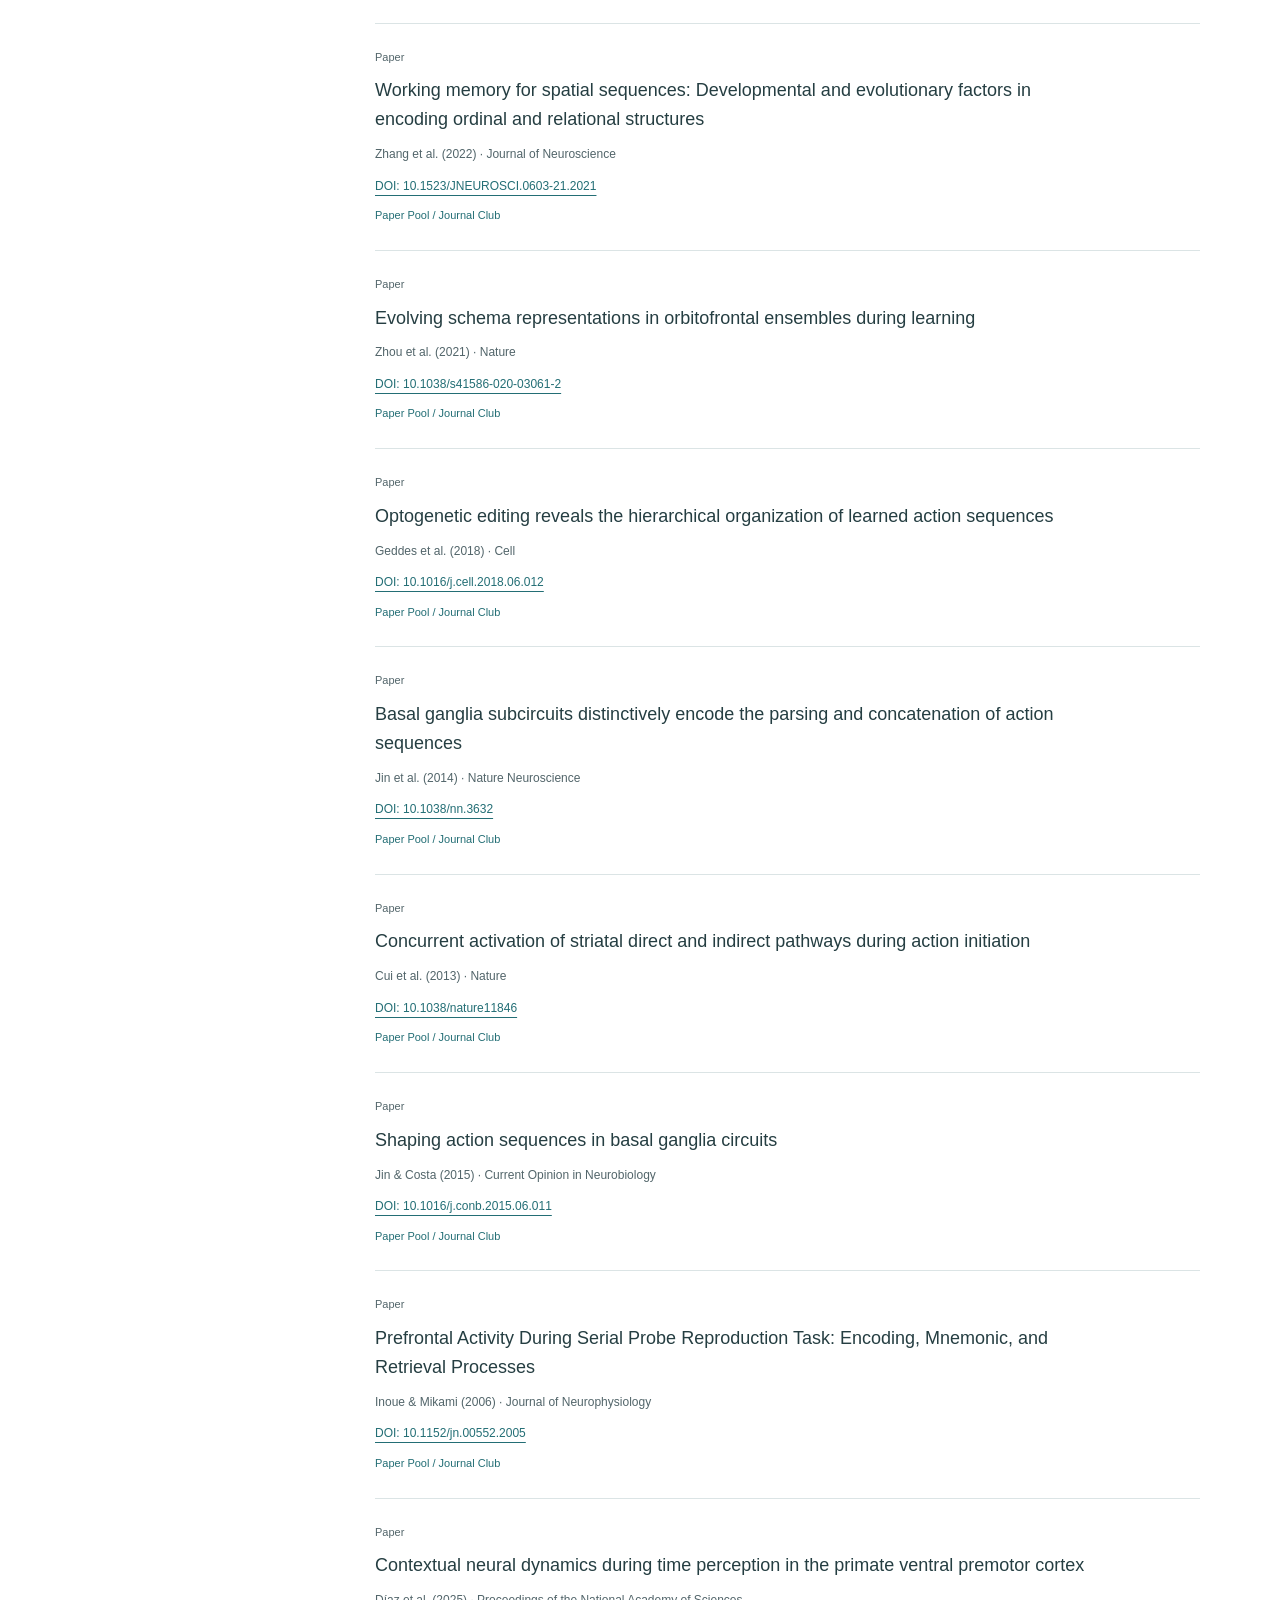
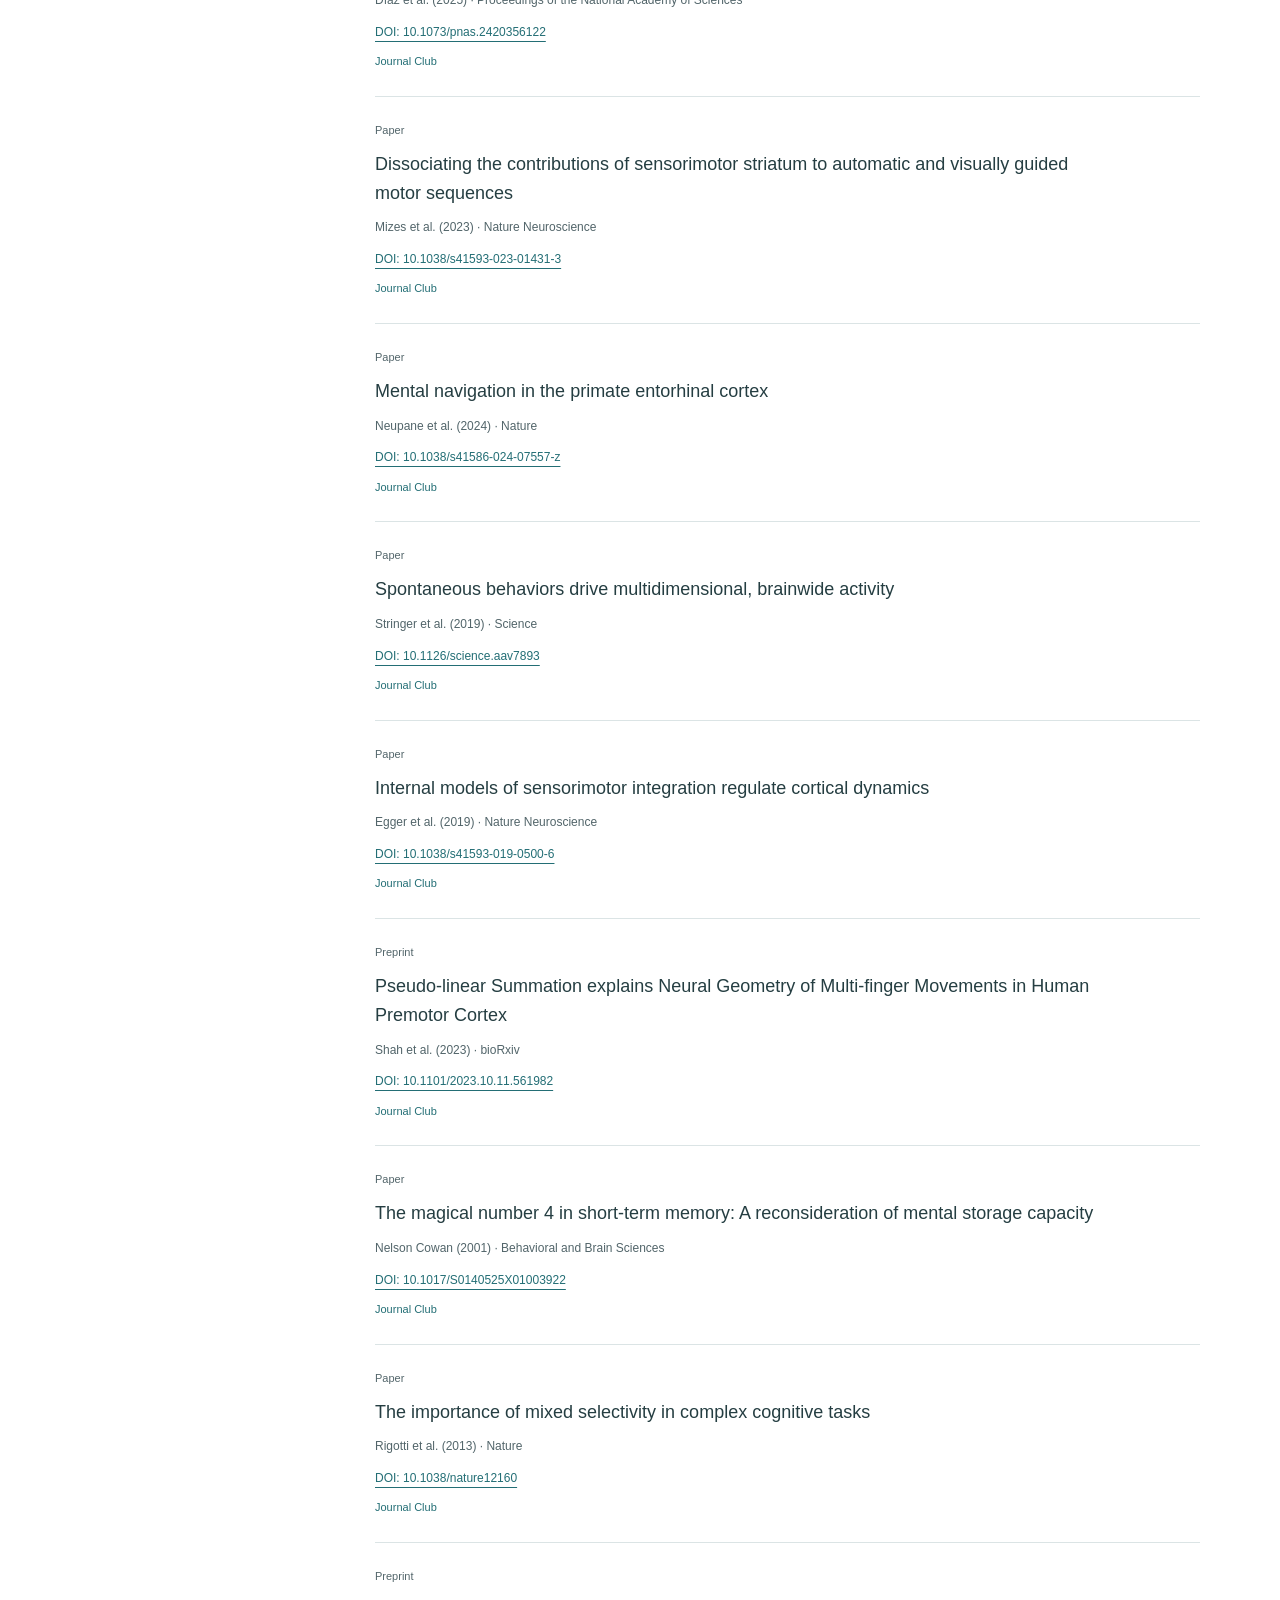
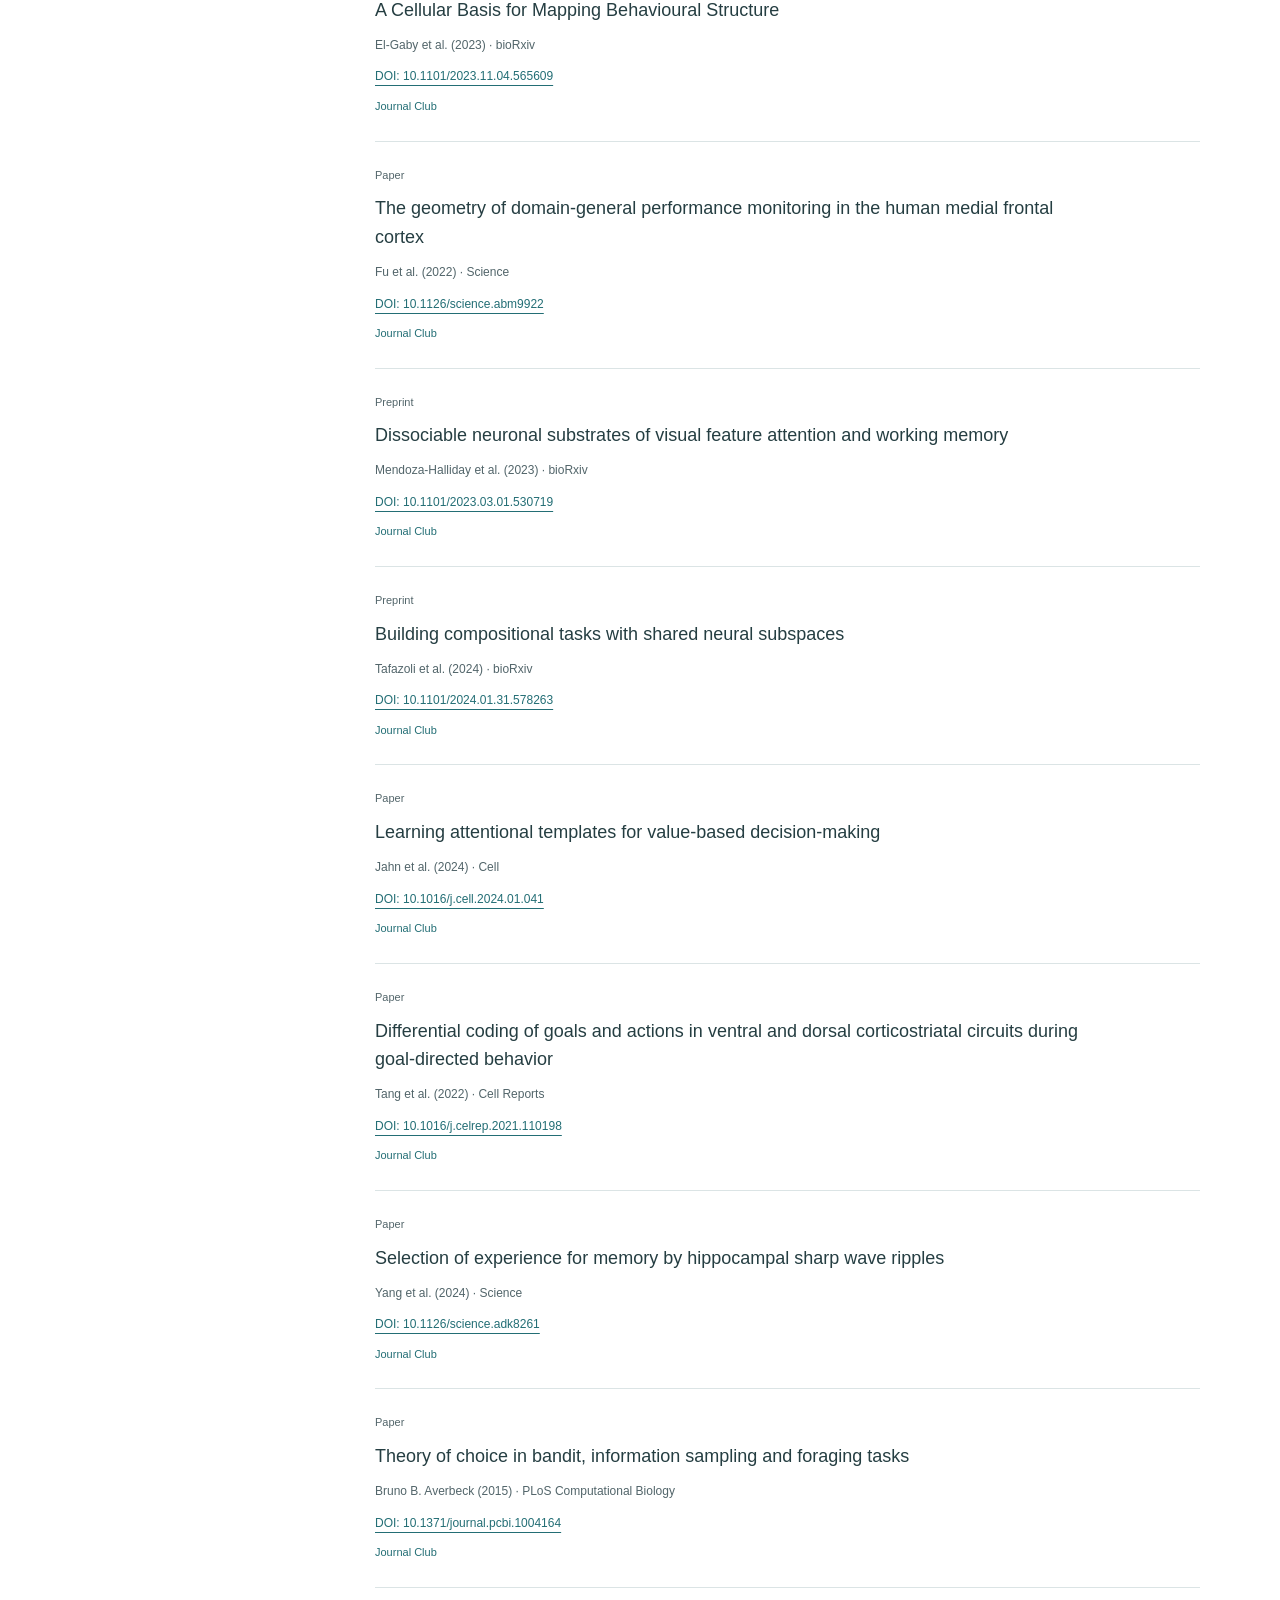
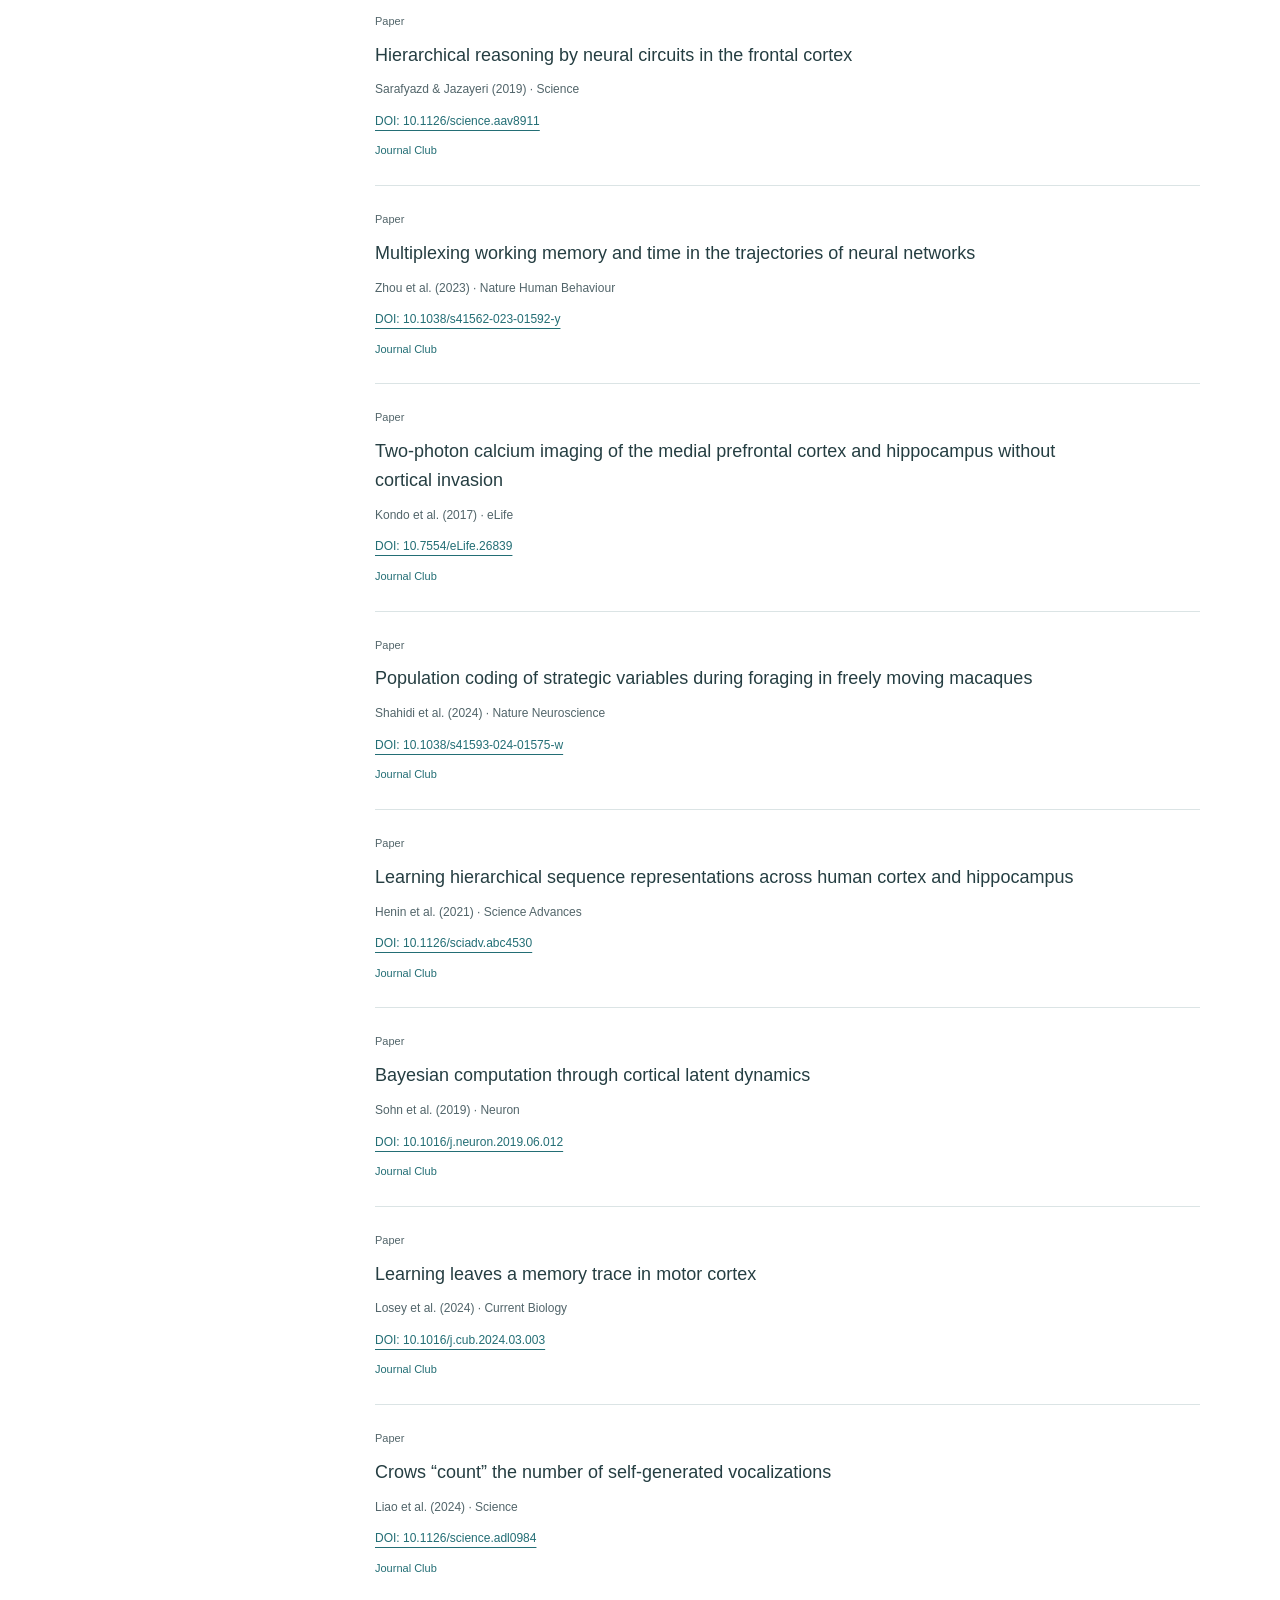
<file: xie-lab/suggested-readings.html>
<!doctype html>
<html lang="en"><head><meta charset="utf-8"><meta name="viewport" content="width=device-width,initial-scale=1"><title>Xie Lab · New address</title><link rel="canonical" href="https://xielab-babellib.github.io/suggested-readings.html"><script>location.replace('https://xielab-babellib.github.io/suggested-readings.html' + location.search + location.hash);</script><noscript><meta http-equiv="refresh" content="0;url=https://xielab-babellib.github.io/suggested-readings.html"></noscript></head><body><p>Xie Lab has moved to <a href="https://xielab-babellib.github.io/suggested-readings.html">https://xielab-babellib.github.io/suggested-readings.html</a>.</p></body></html>
</file>
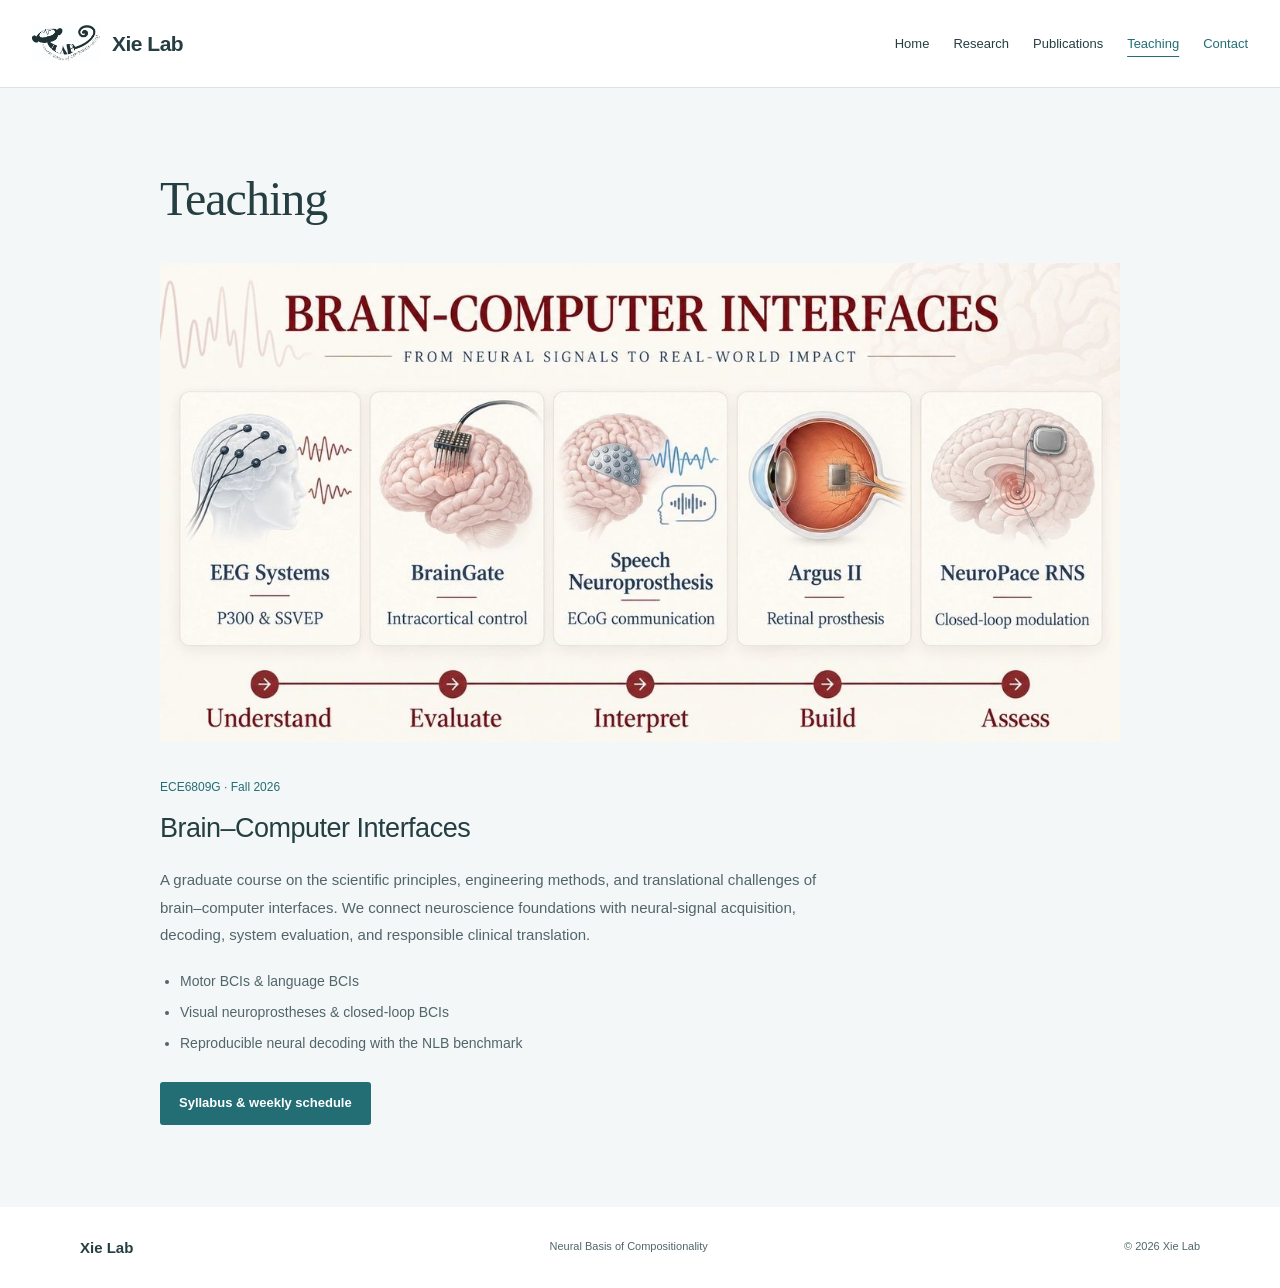
<file: xie-lab/teaching.html>
<!doctype html>
<html lang="en"><head><meta charset="utf-8"><meta name="viewport" content="width=device-width,initial-scale=1"><title>Xie Lab · New address</title><link rel="canonical" href="https://xielab-babellib.github.io/teaching.html"><script>location.replace('https://xielab-babellib.github.io/teaching.html' + location.search + location.hash);</script><noscript><meta http-equiv="refresh" content="0;url=https://xielab-babellib.github.io/teaching.html"></noscript></head><body><p>Xie Lab has moved to <a href="https://xielab-babellib.github.io/teaching.html">https://xielab-babellib.github.io/teaching.html</a>.</p></body></html>
</file>
<file: styles.css>
:root{--ink:#253e42;--muted:#52656a;--teal:#236e75;--pale:#f3f7f7;--line:#dbe4e5;--white:#fff;--serif:Palatino,'Palatino Linotype','Book Antiqua',Georgia,serif;--sans:'Avenir Next',Avenir,'Segoe UI',sans-serif}
*{box-sizing:border-box}html{scroll-behavior:smooth;scroll-padding-top:100px}body{min-height:100vh;display:flex;flex-direction:column;margin:0;color:var(--ink);background:var(--white);font:16px/1.8 var(--sans);-webkit-font-smoothing:antialiased}a{color:inherit;text-underline-offset:5px;text-decoration-thickness:1px}a:hover{color:var(--teal)}button,input{font:inherit}button{cursor:pointer}button,a,input,summary{-webkit-tap-highlight-color:transparent}button:focus-visible,a:focus-visible,input:focus-visible{outline:3px solid #be8528;outline-offset:5px}img{display:block;max-width:100%;height:auto}figure,p,h1,h2,h3,h4{margin:0}p+p{margin-top:18px}.wrap{width:min(1120px,calc(100% - 112px));margin-inline:auto}.header{height:88px;padding:12px max(32px,calc((100vw - 1240px)/2));display:flex;align-items:center;justify-content:space-between;gap:30px;border-bottom:1px solid var(--line);background:#fffffff5;position:sticky;top:0;z-index:10;backdrop-filter:blur(12px)}.brand{display:flex;align-items:center;gap:12px;text-decoration:none;white-space:nowrap;font-size:21px;font-weight:600;letter-spacing:-.5px}.brand img{width:68px;height:44px;object-fit:contain}.header nav{display:flex;align-items:center;gap:24px;font-size:13px;font-weight:500}.header nav a{text-decoration:none;white-space:nowrap}.header nav a[aria-current]{color:var(--teal);text-decoration:underline;text-underline-offset:8px}.nav-contact{color:var(--teal)}.menu-toggle{display:none}
.hero{display:grid;grid-template-columns:minmax(0,1.75fr) minmax(0,1fr);grid-template-areas:"illustration headline";align-items:center;gap:48px;padding-block:56px 54px}.hero-copy{grid-area:headline}.hero>*{min-width:0}.home-illustration{grid-area:illustration;margin:0}.home-illustration img{display:block;width:100%;height:auto}.affiliation{font-size:13px;line-height:1.6;color:var(--teal);margin-bottom:22px}.hero h1{font:400 clamp(36px,3.5vw,48px)/1.16 var(--serif);letter-spacing:-1.2px;max-width:430px}.home-intro{display:grid;grid-template-columns:240px minmax(0,1fr);gap:48px;border-top:1px solid var(--line);padding-block:42px 54px;font-size:16px;line-height:1.9;color:var(--muted)}.intro-body{max-width:76ch}.home-intro .intro-name{font:500 28px/1.4 var(--sans);letter-spacing:-.4px;color:var(--ink);margin:0}.home-intro p+p{margin-top:16px}.hero-actions{display:flex;align-items:center;flex-wrap:wrap;gap:18px 24px;margin-top:30px}.button{display:inline-flex;align-items:center;justify-content:center;text-decoration:none;background:var(--teal);color:white;padding:11px 19px;border-radius:3px;font-size:13px;font-weight:600;line-height:1.6}.button:hover{background:var(--ink);color:white}.text-link{font-size:13px;font-weight:600}.institute{display:flex;justify-content:space-between;gap:24px;padding-block:21px;border-block:1px solid var(--line);color:var(--muted);font-size:12px}.institute a{color:var(--teal)}
.section{padding-block:82px}.section-heading{display:flex;justify-content:space-between;align-items:baseline;gap:35px;margin-bottom:35px}h2{font:400 38px/1.2 var(--serif);letter-spacing:-.8px}.section-heading>p{font-size:14px;color:var(--muted);max-width:440px}.research-section{background:white}.research-intro{font-size:20px;line-height:1.7;max-width:860px;margin-bottom:21px}.research-methods{font-size:15px;line-height:1.85;color:var(--muted);max-width:860px;margin-bottom:48px}.research-grid{display:flex;flex-direction:column;gap:0}.research-grid>article{display:grid;grid-template-columns:420px 1fr;gap:72px;align-items:center;padding-block:44px;border-top:1px solid var(--line);min-width:0}.research-image{display:flex;align-items:center;justify-content:center;min-width:0;width:100%;aspect-ratio:3/2;background:var(--pale)}.research-image img{display:block;width:100%;height:100%;object-fit:contain}.research-grid h2{font-size:25px;line-height:1.35;font-weight:500;letter-spacing:-.5px;margin-bottom:18px}.research-grid p{font-size:16px;line-height:1.9;color:var(--muted);max-width:560px}.research-grid>article:last-child{padding-bottom:0}
.publication-controls{display:flex;justify-content:space-between;gap:22px;align-items:center;flex-wrap:wrap;margin-top:10px}.filters{display:flex;flex-wrap:wrap;gap:8px 20px}.filters button{padding:6px 0;border:0;border-bottom:2px solid transparent;background:none;color:var(--muted);font-size:13px;line-height:1.5}.filters button[aria-pressed=true]{color:var(--teal);border-bottom-color:var(--teal);font-weight:600}.search-label input{width:235px;min-width:0;border:1px solid var(--line);border-radius:3px;padding:9px 12px;font-size:12px;line-height:1.5;background:white;color:var(--ink)}.results-count{font-size:12px;color:var(--muted);margin-block:23px 5px}.publication{display:grid;grid-template-columns:68px minmax(0,1fr) 65px;gap:24px;border-bottom:1px solid var(--line);padding:26px 0}.pub-year{font:400 21px/1.5 var(--serif);color:var(--teal);padding-top:1px}.pub-type{display:block;font-size:11px;color:var(--muted);line-height:1.5;margin-bottom:8px}.pub-type.preprint{color:#855b31}.publication h2{font-size:17px;line-height:1.6;font-weight:500;max-width:850px}.publication h2 a{text-decoration:none}.publication h2 a:hover{text-decoration:underline}.publication p{font-size:12px;line-height:1.8;color:var(--muted);margin-top:9px}.publication p.journal{font-size:12px;color:var(--teal);margin-top:4px}.publication strong{font-weight:600;color:var(--ink)}.paper-link{align-self:center;justify-self:end;font-size:12px;white-space:nowrap}.verification-note{font-size:13px;margin-top:25px;color:var(--teal)}.empty-state{margin-block:25px;padding:25px;background:var(--pale);font-size:14px}
.teaching-section{background:var(--pale)}.teaching-section .wrap{max-width:960px}.teaching-grid{display:flex;flex-direction:column;gap:36px;align-items:stretch}.teaching-copy{max-width:74ch}.course-code{color:var(--teal);font-size:12px;line-height:1.6;margin-bottom:13px}.teaching-grid h2{font-size:27px;line-height:1.4;font-weight:500;letter-spacing:-.5px;margin-bottom:18px}.teaching-grid p:not(.course-code){font-size:15px;color:var(--muted);line-height:1.85}.teaching-grid figure{margin:0}.teaching-grid img{width:100%;height:auto}.course-topics{font-size:14px;line-height:1.85;color:var(--muted);padding-left:20px;margin-block:20px 25px}.course-topics li+li{margin-top:5px}.reading-section{display:flex;align-items:center;justify-content:space-between;gap:40px;padding-block:56px}.reading-section h2{font-size:30px}.reading-section p{font-size:14px;color:var(--muted);margin-top:12px}.reading-section .button{white-space:nowrap;background:white;color:var(--teal);border:1px solid var(--teal)}.reading-section .button:hover{background:var(--pale)}
.contact-section{background:var(--pale)}.contact-intro{font-size:18px;line-height:1.8;max-width:730px;color:var(--muted)}.openings{display:grid;grid-template-columns:repeat(3,minmax(0,1fr));gap:42px;margin-top:40px}.openings article{border-top:2px solid #97b6ba;padding-top:22px;display:flex;flex-direction:column}.openings h2{font-size:20px;line-height:1.4;font-weight:500;letter-spacing:-.3px;margin-bottom:15px}.openings p{font-size:14px;line-height:1.9;color:var(--muted);flex:1}.openings a{display:block;font-size:12px;font-weight:500;color:var(--teal);margin-top:22px}.contact-details{display:grid;grid-template-columns:1fr 1fr;gap:65px;border-top:1px solid var(--line);margin-top:50px;padding-top:35px}.contact-details p{font-size:12px;color:var(--muted);margin-bottom:8px}.email{font-size:25px;text-decoration:none;line-height:1.4;letter-spacing:-.5px}.contact-details p.application-note{font-size:12px;margin-top:12px}.contact-details address{font-style:normal;font-size:13px;line-height:1.9;color:var(--muted)}footer{display:flex;justify-content:space-between;align-items:center;gap:20px;font-size:11px;color:var(--muted);padding-block:27px}footer a{font-size:15px;font-weight:600;text-decoration:none;color:var(--ink)}
.syllabus{max-width:960px;padding-block:42px 80px}.course-heading{padding-block:36px}.course-heading h1{font:400 clamp(34px,4vw,48px)/1.2 var(--serif);letter-spacing:-1px;margin-bottom:22px}.course-heading p{color:var(--muted);font-size:15px}.course-heading .course-notice{display:inline-block;border-left:3px solid var(--teal);padding:12px 18px;background:var(--pale);font-size:13px}.course-banner{width:100%;height:auto;max-height:420px;object-fit:contain;margin-block:0 35px}.course-jump{display:flex;flex-wrap:wrap;gap:12px 25px;font-size:12px;padding:23px 0;border-block:1px solid var(--line)}.syllabus-section{padding-top:42px}.syllabus-section h2{font-size:29px;margin-bottom:22px}.syllabus-section p,.syllabus-section li{font-size:15px;line-height:1.85;color:var(--muted)}.syllabus-section li+li{margin-top:10px}.syllabus-section ul{padding-left:22px}.schedule-scroll{overflow-x:auto}table{width:100%;border-collapse:collapse;font-size:14px;text-align:left}caption{text-align:left;font-size:13px;color:var(--muted);margin-bottom:15px}th,td{padding:13px 16px;border-bottom:1px solid var(--line);vertical-align:top}thead{background:var(--pale)}tbody th{white-space:nowrap;font-weight:500;color:var(--teal)}
[hidden]{display:none!important}.sr-only{position:absolute;width:1px;height:1px;padding:0;overflow:hidden;clip:rect(0,0,0,0);white-space:nowrap}.skip{position:fixed;top:-100px;left:20px;background:white;padding:10px;z-index:20}.skip:focus{top:8px}
@media(max-width:1100px){.header{padding-inline:24px;gap:20px}.header nav{gap:17px;font-size:12px}.brand span{display:none}.wrap{width:calc(100% - 80px)}.hero{gap:32px;grid-template-columns:minmax(0,1.6fr) minmax(0,1fr)}.home-intro{grid-template-columns:180px minmax(0,1fr);gap:32px}.research-grid>article{grid-template-columns:36% 1fr;gap:55px}.teaching-grid{gap:32px}.openings{gap:28px}}
@media(max-width:800px){html{scroll-padding-top:88px}.header{height:74px;padding:10px 22px}.brand span{display:block}.brand img{width:61px;height:40px}.menu-toggle{display:block;background:white;color:var(--ink);border:1px solid var(--line);border-radius:3px;font-size:13px;padding:6px 13px}.header nav{display:none;position:absolute;top:100%;left:0;right:0;background:white;border-bottom:1px solid var(--line);padding:20px 25px;font-size:15px}.header nav.is-open{display:flex;flex-direction:column;align-items:flex-start;gap:15px}.wrap{width:calc(100% - 44px)}.hero{grid-template-columns:1fr;grid-template-areas:"headline" "illustration";gap:32px;padding-block:34px 36px}.home-illustration{width:100%;max-width:none;margin:0}.hero h1{font-size:38px;letter-spacing:-1px;max-width:540px}.affiliation{font-size:12px;margin-bottom:16px}.home-intro{grid-template-columns:1fr;gap:20px;font-size:15px;line-height:1.85;padding-block:30px 38px}.home-intro .intro-name{font-size:25px}.hero-actions{gap:24px;margin-top:26px}.institute{flex-direction:column;gap:5px;font-size:11px;padding-block:16px}.section{padding-block:52px}.section-heading{display:block;margin-bottom:27px}h2{font-size:33px}.section-heading>p{font-size:13px;margin-top:12px}.research-intro{font-size:18px;line-height:1.7;margin-bottom:20px}.research-methods{font-size:14px;margin-bottom:32px}.research-grid>article{grid-template-columns:1fr;gap:25px;padding-block:33px}.research-image{max-width:460px;width:100%;margin:auto}.research-grid h2{font-size:24px;margin-bottom:14px}.research-grid p{font-size:15px;line-height:1.85;max-width:none}.publication-controls{gap:18px;display:block}.filters{gap:10px 18px}.filters button{font-size:12px}.search-label{display:block;margin-top:18px}.search-label input{width:100%;font-size:13px}.publication{grid-template-columns:45px minmax(0,1fr);gap:7px 15px;padding-block:22px}.pub-year{font-size:18px}.pub-type{font-size:10px;margin-bottom:6px}.publication h2{font-size:16px;line-height:1.6}.publication p{font-size:12px}.paper-link{grid-column:2;justify-self:start;font-size:11px;margin-top:5px}.results-count{margin-top:19px}.teaching-grid{gap:28px}.teaching-grid h2{font-size:25px}.teaching-grid p:not(.course-code){font-size:15px}.reading-section{display:block;padding-block:40px}.reading-section h2{font-size:29px}.reading-section .button{margin-top:22px}.contact-intro{font-size:17px}.openings{grid-template-columns:1fr;gap:30px;margin-top:30px}.openings article{padding-top:20px}.openings h2{font-size:21px;margin-bottom:12px}.openings p{font-size:15px}.openings a{font-size:13px;margin-top:17px}.contact-details{grid-template-columns:1fr;gap:25px;margin-top:38px;padding-top:30px}.email{font-size:23px}.contact-details address{font-size:13px}footer{flex-wrap:wrap;gap:12px;padding-block:22px}footer span:nth-child(2){display:none}.syllabus{padding-top:28px}.course-heading{padding-block:27px}.course-heading h1{font-size:35px}.course-heading p{font-size:14px}.course-jump{gap:10px 20px}.syllabus-section h2{font-size:27px}th,td{padding:12px 9px;font-size:13px}}
@media(prefers-reduced-motion:reduce){html{scroll-behavior:auto}}
/* Local reading library */
.reading-section{display:block}.reading-section .section-heading{margin-bottom:20px}.reading-preview-intro{max-width:720px}.reading-preview-grid{display:grid;grid-template-columns:repeat(4,minmax(0,1fr));gap:28px;margin-top:32px}.reading-preview-grid article{border-top:1px solid var(--line);padding-top:18px}.reading-preview-label{font-size:12px!important;margin:0 0 12px!important;line-height:1.6}.reading-preview-grid h3{font-size:17px;font-weight:500;line-height:1.6;margin-top:9px}.reading-preview-grid h3 a{text-decoration:none}.reading-preview-grid h3 a:hover{text-decoration:underline}.reading-preview-topics{display:flex;flex-wrap:wrap;gap:12px 24px;font-size:13px;margin-top:30px}.required-label{display:inline-block;background:#e9f3f1;color:#256559;font-size:10px;font-weight:600;line-height:1.6;padding:2px 8px;border-radius:3px}.readings-page{padding-block:46px 80px}.readings-heading{max-width:750px;margin-bottom:44px}.readings-heading h1{font:400 48px/1.2 var(--serif);letter-spacing:-1px;margin:27px 0 22px}.readings-heading>p{font-size:17px;line-height:1.85;color:var(--muted)}.readings-layout{display:grid;grid-template-columns:230px minmax(0,1fr);gap:65px;align-items:start}.readings-sidebar{position:sticky;top:115px}.reading-filters{display:flex;flex-direction:column;gap:4px}.reading-filters button{display:flex;justify-content:space-between;gap:10px;text-align:left;line-height:1.6;padding:9px 12px;border:0;border-left:2px solid transparent;background:none;color:var(--muted);font-size:13px}.reading-filters button span{font-size:11px;color:var(--muted)}.reading-filters button[aria-pressed=true]{border-left-color:var(--teal);background:var(--pale);color:var(--teal);font-weight:600}.reading-help{font-size:12px;line-height:1.8;color:var(--muted);margin:24px 12px}.reading-search label{display:block;font-size:13px;font-weight:500;margin-bottom:9px}.reading-search input{width:100%;border:1px solid var(--line);border-radius:3px;padding:12px 15px;font-size:14px;color:var(--ink);background:white}.reading-search>p{font-size:12px;color:var(--muted);margin:17px 0}.reading-entry{border-top:1px solid var(--line);padding:24px 0}.reading-entry-top{display:flex;align-items:center;gap:12px;font-size:11px;color:var(--muted);margin-bottom:9px}.reading-entry h2{font:500 18px/1.6 var(--sans);letter-spacing:0;max-width:730px}.reading-entry h2 a{text-decoration:none}.reading-entry h2 a:hover{text-decoration:underline}.reading-entry p.reading-meta{font-size:12px;color:var(--muted);margin-top:10px;line-height:1.8}.reading-entry p.reading-note{font-size:13px;line-height:1.8;color:var(--ink);margin-top:10px}.reading-entry p.reading-tags{font-size:11px;color:var(--teal);margin-top:10px}.reading-topic-note{padding:20px;background:var(--pale);margin-bottom:24px}.reading-topic-note h2{font:500 16px/1.5 var(--sans);letter-spacing:0}.reading-topic-note p{font-size:13px;color:var(--muted);margin-top:10px}.reading-source-note{font-size:12px;color:var(--muted);border-top:1px solid var(--line);padding-top:22px;margin-top:20px}
@media(max-width:1000px){.readings-layout{grid-template-columns:205px minmax(0,1fr);gap:36px}.reading-preview-grid{grid-template-columns:repeat(2,minmax(0,1fr));gap:24px}}
@media(max-width:800px){.readings-page{padding-block:28px 50px}.readings-heading h1{font-size:36px;margin-block:24px 18px}.readings-heading>p{font-size:15px}.readings-heading{margin-bottom:28px}.readings-layout{display:block}.readings-sidebar{position:static;margin-bottom:25px}.reading-filters{flex-direction:row;flex-wrap:wrap;gap:7px}.reading-filters button{border:1px solid var(--line);border-radius:3px;font-size:12px;padding:6px 9px;gap:9px}.reading-filters button[aria-pressed=true]{border-color:var(--teal)}.reading-help{margin:14px 0 0;font-size:11px}.reading-search input{font-size:16px}.reading-entry h2{font-size:17px}.reading-entry{padding-block:22px}.reading-preview-grid{gap:25px 22px}.reading-preview-grid h3{font-size:15px}.reading-preview-grid article{min-width:0}.reading-section .section-heading .text-link{display:inline-block;margin-top:15px}.reading-preview-topics{font-size:12px;gap:10px 19px}}
.reading-preview-grid article{position:relative}.reading-preview-grid .required-label{position:absolute;top:18px;right:0;font-size:9px}.reading-preview-grid article:has(.required-label) .reading-preview-label{padding-right:65px}

.openings p .preparation-link{display:inline;margin:0;font:inherit;color:var(--teal)}.reading-preview-grid .required-label{position:static;margin-bottom:3px}.reading-preview-grid article:has(.required-label) .reading-preview-label{padding-right:0}

/* Shared layout for independent pages. */
main{flex:1}.header{flex-shrink:0}.tinted-page{background:var(--pale)}
.page-title{font:400 48px/1.2 var(--serif);letter-spacing:-1px}
.research-grid h2,.publication h2,.teaching-grid h2,.openings h2{font-family:var(--sans)}
.publication h2{letter-spacing:0}
@media(max-width:800px){.page-title{font-size:36px}}

/* Contact and its reading-library subpage share a local navigation. */
.contact-subnav{display:flex;gap:30px;align-items:center;border-bottom:1px solid var(--line);padding-top:30px;font-size:14px}
.contact-subnav a{padding:12px 0;text-decoration:none;border-bottom:2px solid transparent;margin-bottom:-1px}
.contact-subnav a[aria-current="page"]{color:var(--teal);border-bottom-color:var(--teal);font-weight:600}
.contact-page .section{padding-top:42px}
.readings-page{padding-top:0}.readings-heading h1{margin-top:42px}
@media(max-width:800px){.contact-subnav{padding-top:16px;gap:24px;font-size:13px}.contact-page .section{padding-top:32px}.readings-heading h1{margin-top:32px}}

/* DOI references and the local reference importer. */
.reading-doi{font-size:12px;line-height:1.7;color:var(--teal);margin-top:10px;overflow-wrap:anywhere}.reading-doi-note{font-size:12px;color:var(--muted);margin-top:10px}
.import-tools{border:1px solid var(--line);border-radius:3px;margin:0 0 38px;background:var(--pale)}.import-tools summary{cursor:pointer;padding:17px 22px;font-size:15px;font-weight:600}.import-tools summary span{font-size:12px;font-weight:400;color:var(--muted);margin-left:16px}.import-body{padding:0 24px 24px}.import-body>p,.import-export>p,#import-review>p{font-size:13px;color:var(--muted);line-height:1.8}.import-body label{display:block;font-size:13px;font-weight:500;margin:20px 0 8px}.import-body textarea{font:14px/1.7 var(--sans);color:var(--ink);background:white;border:1px solid var(--line);border-radius:3px;width:100%;min-height:130px;resize:vertical;padding:12px}.import-body input[type=file]{font:13px var(--sans);max-width:100%}.import-file-label span{font-weight:400;color:var(--muted)}.import-body .import-help{font-size:12px;margin-top:18px;max-width:850px}.import-actions{display:flex;align-items:center;gap:12px;flex-wrap:wrap;margin-top:20px}.import-actions .button,#save-imports{border:1px solid var(--teal)}.secondary-button{background:white;border:1px solid var(--line);border-radius:3px;padding:10px 16px;color:var(--teal);font-size:13px;line-height:1.6}.secondary-button:hover{border-color:var(--teal)}button:disabled{opacity:.55;cursor:wait}.import-status{overflow-wrap:anywhere;margin-top:18px!important}.import-status:empty{display:none}#import-review{margin-top:26px}#import-review>h2{font:500 23px/1.4 var(--sans);letter-spacing:0}.import-preview-row{border-top:1px solid var(--line);margin-top:22px;padding:0 0 20px}.import-body .import-check{display:flex;align-items:baseline;gap:12px;font-size:15px}.import-check input{flex-shrink:0}.import-preview-row>p{font-size:12px;margin-top:8px}.import-body .import-topic{font-size:12px;margin-top:14px}.import-preview-row select,.reading-local-actions select{font:13px var(--sans);padding:8px 10px;color:var(--ink);background:white;border:1px solid var(--line);max-width:100%;border-radius:3px}.import-warning{color:#855b31}.import-reason{color:var(--muted)}.import-export{border-top:1px solid var(--line);padding-top:20px;margin-top:25px}.reading-local-actions{display:flex;gap:15px;align-items:center;flex-wrap:wrap;margin-top:16px;font-size:12px}.reading-local-actions button{border:0;background:none;padding:4px 0;color:var(--muted);font-size:12px;text-decoration:underline}.reading-local-actions label{display:flex;align-items:center;gap:8px}
textarea:focus-visible,select:focus-visible,summary:focus-visible{outline:3px solid #be8528;outline-offset:4px}
@media(max-width:800px){.import-tools{margin-bottom:28px}.import-tools summary{padding:15px}.import-tools summary span{display:block;margin:3px 0 0 17px}.import-body{padding:0 16px 20px}.import-body textarea{font-size:16px}.import-actions{align-items:stretch;flex-direction:column}.import-body select{width:100%;font-size:16px}.import-check{align-items:flex-start!important}.reading-local-actions{align-items:flex-start;flex-direction:column}.reading-doi{font-size:11px}}

/* A short starting path, with the same emphasis retained in topic filters. */
.foundations-intro{padding:26px 0 30px;margin:-10px 0 30px;border-top:2px solid #a5bdbb;border-bottom:1px solid var(--line)}.foundations-heading{display:flex;align-items:center;justify-content:space-between;gap:20px;margin-bottom:16px}.foundations-eyebrow{font-size:10px;letter-spacing:1.8px;color:var(--teal);margin-bottom:8px}.foundations-heading h2{font:400 29px/1.25 var(--serif);letter-spacing:-.5px}.foundations-heading a{white-space:nowrap}.foundations-intro>p{font-size:14px;color:var(--muted);max-width:820px}.foundations-path{display:grid;grid-template-columns:repeat(3,minmax(0,1fr));gap:30px;margin-top:24px}.foundations-path h3{font-size:14px;font-weight:600;margin-bottom:7px}.foundations-path p{font-size:12px;line-height:1.8;color:var(--muted)}.reading-entry.is-foundational{border-left:3px solid #b69350;background:#faf9f4;padding:24px;margin:0 0 14px}.foundation-badge{display:inline-block;padding:2px 8px;border-radius:3px;background:#eee6d3;color:#71571e;font-size:10px;font-weight:600}.reading-entry-top{flex-wrap:wrap}.foundation-focus{font-size:12px;font-weight:600;color:var(--teal);margin-top:12px}.reading-entry.is-foundational p.reading-note{padding-top:10px;border-top:1px solid #e7e3d8}.reading-filters button[data-reading-filter=foundations]{color:#71571e}.reading-filters button[data-reading-filter=foundations][aria-pressed=true]{background:#faf9f4;border-color:#b69350}
@media(max-width:800px){.foundations-heading{align-items:flex-start;flex-direction:column;gap:14px}.foundations-heading h2{font-size:27px}.foundations-intro>p{font-size:13px}.foundations-path{grid-template-columns:1fr;gap:18px}.foundations-path p{font-size:13px}.reading-entry.is-foundational{padding:20px 17px}.foundations-intro{margin-top:0;padding-top:22px}}
</file>
